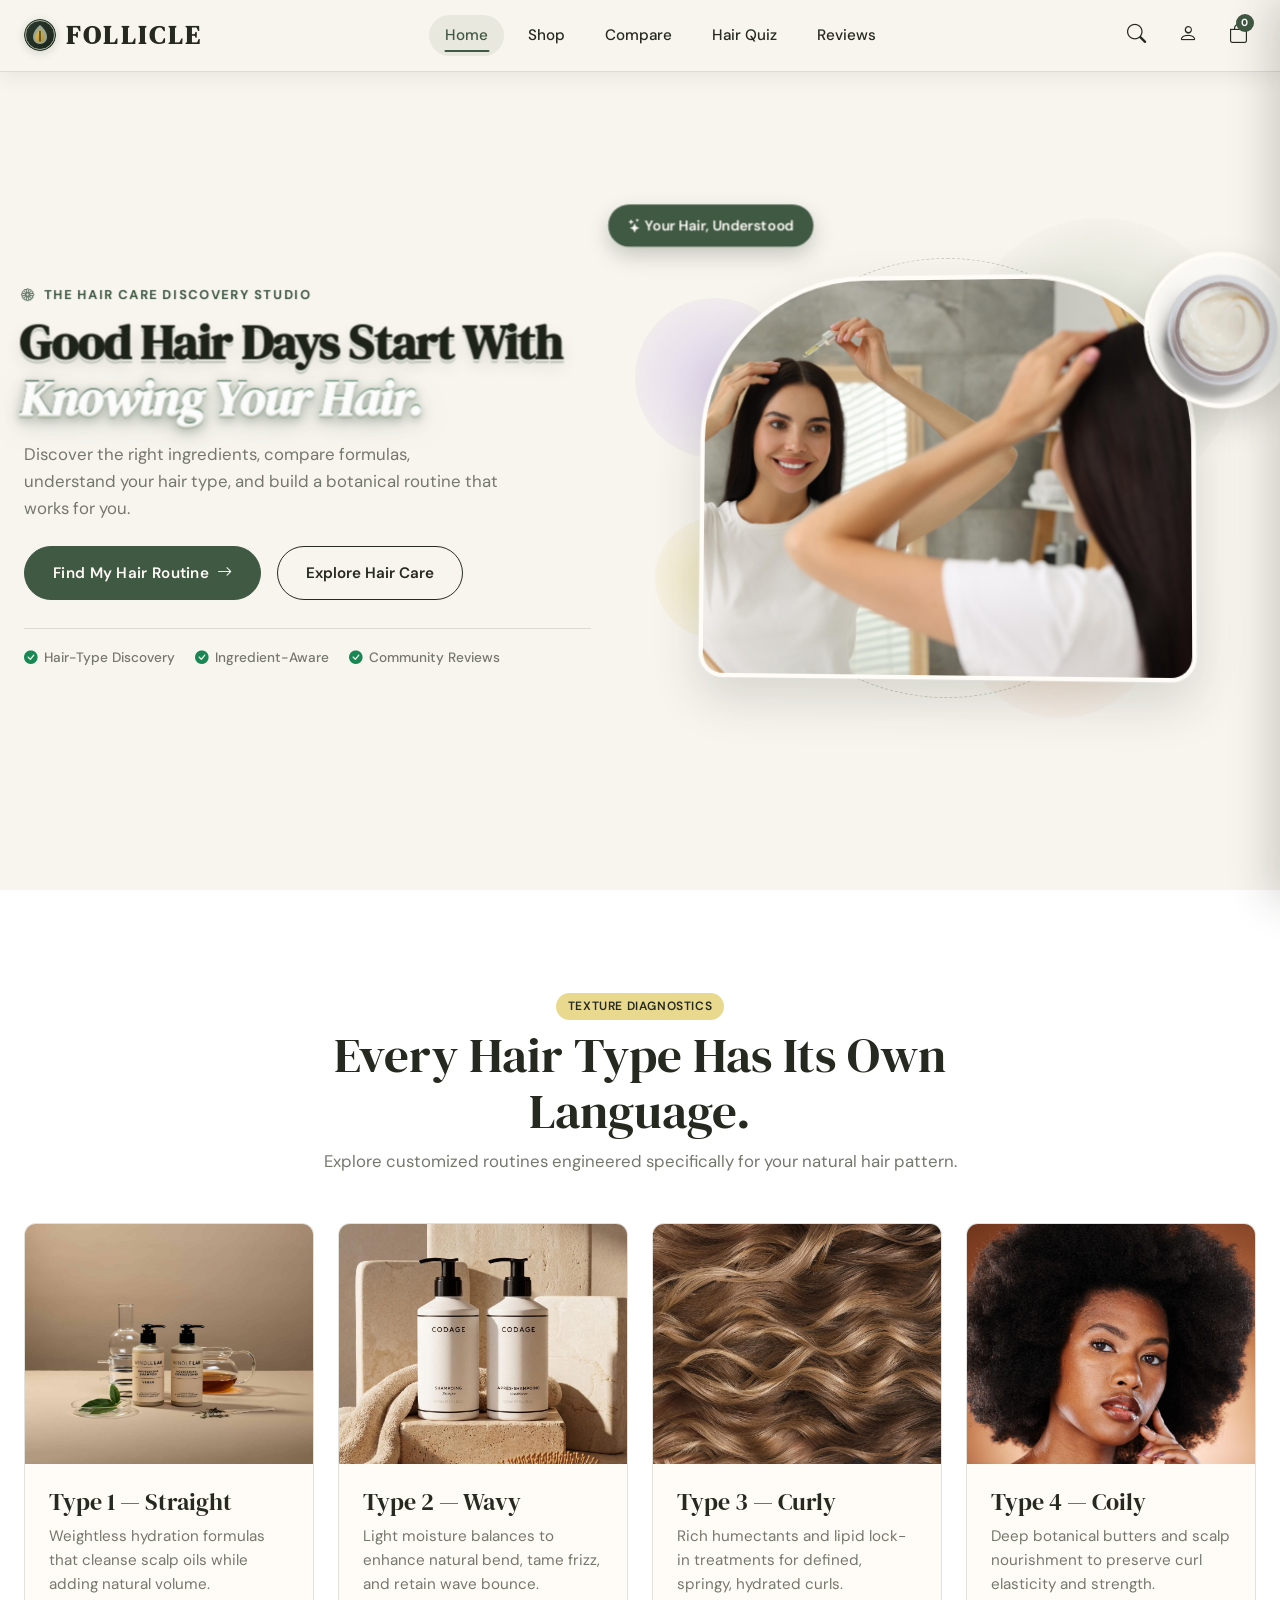
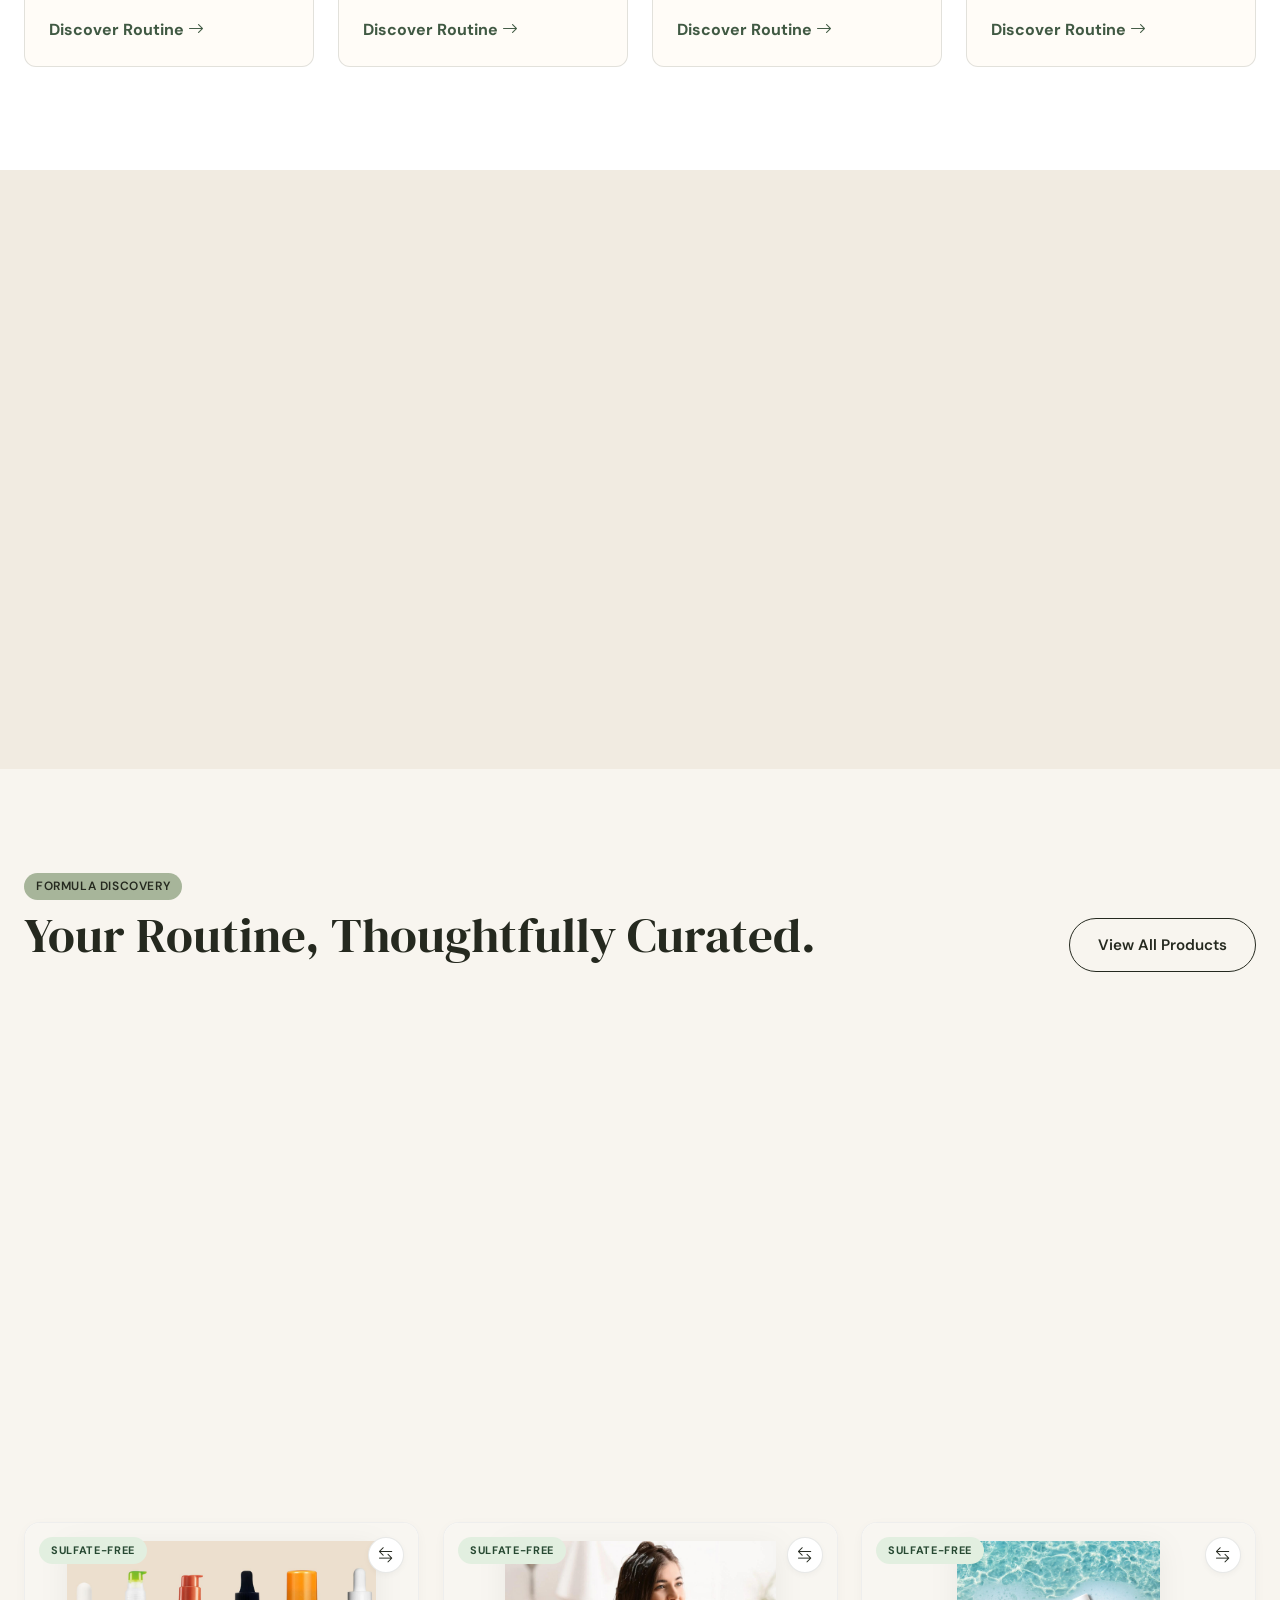
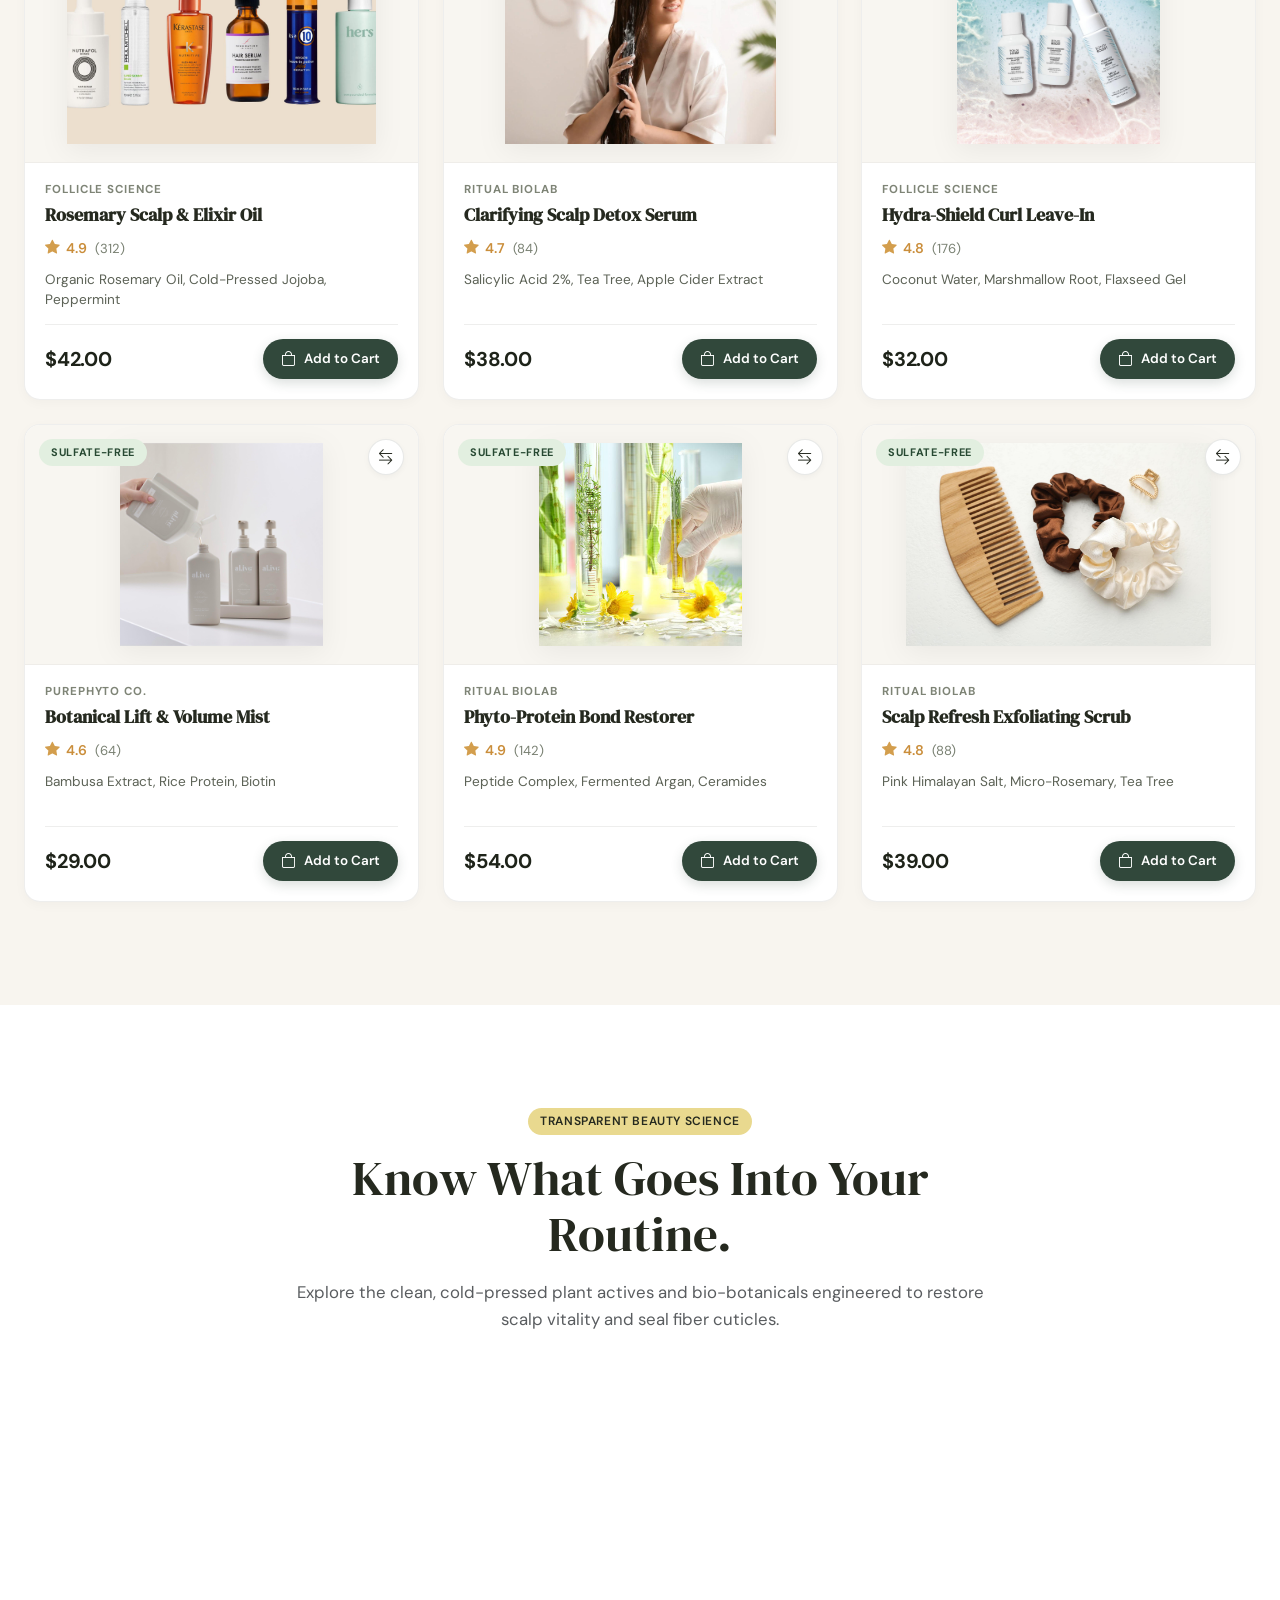
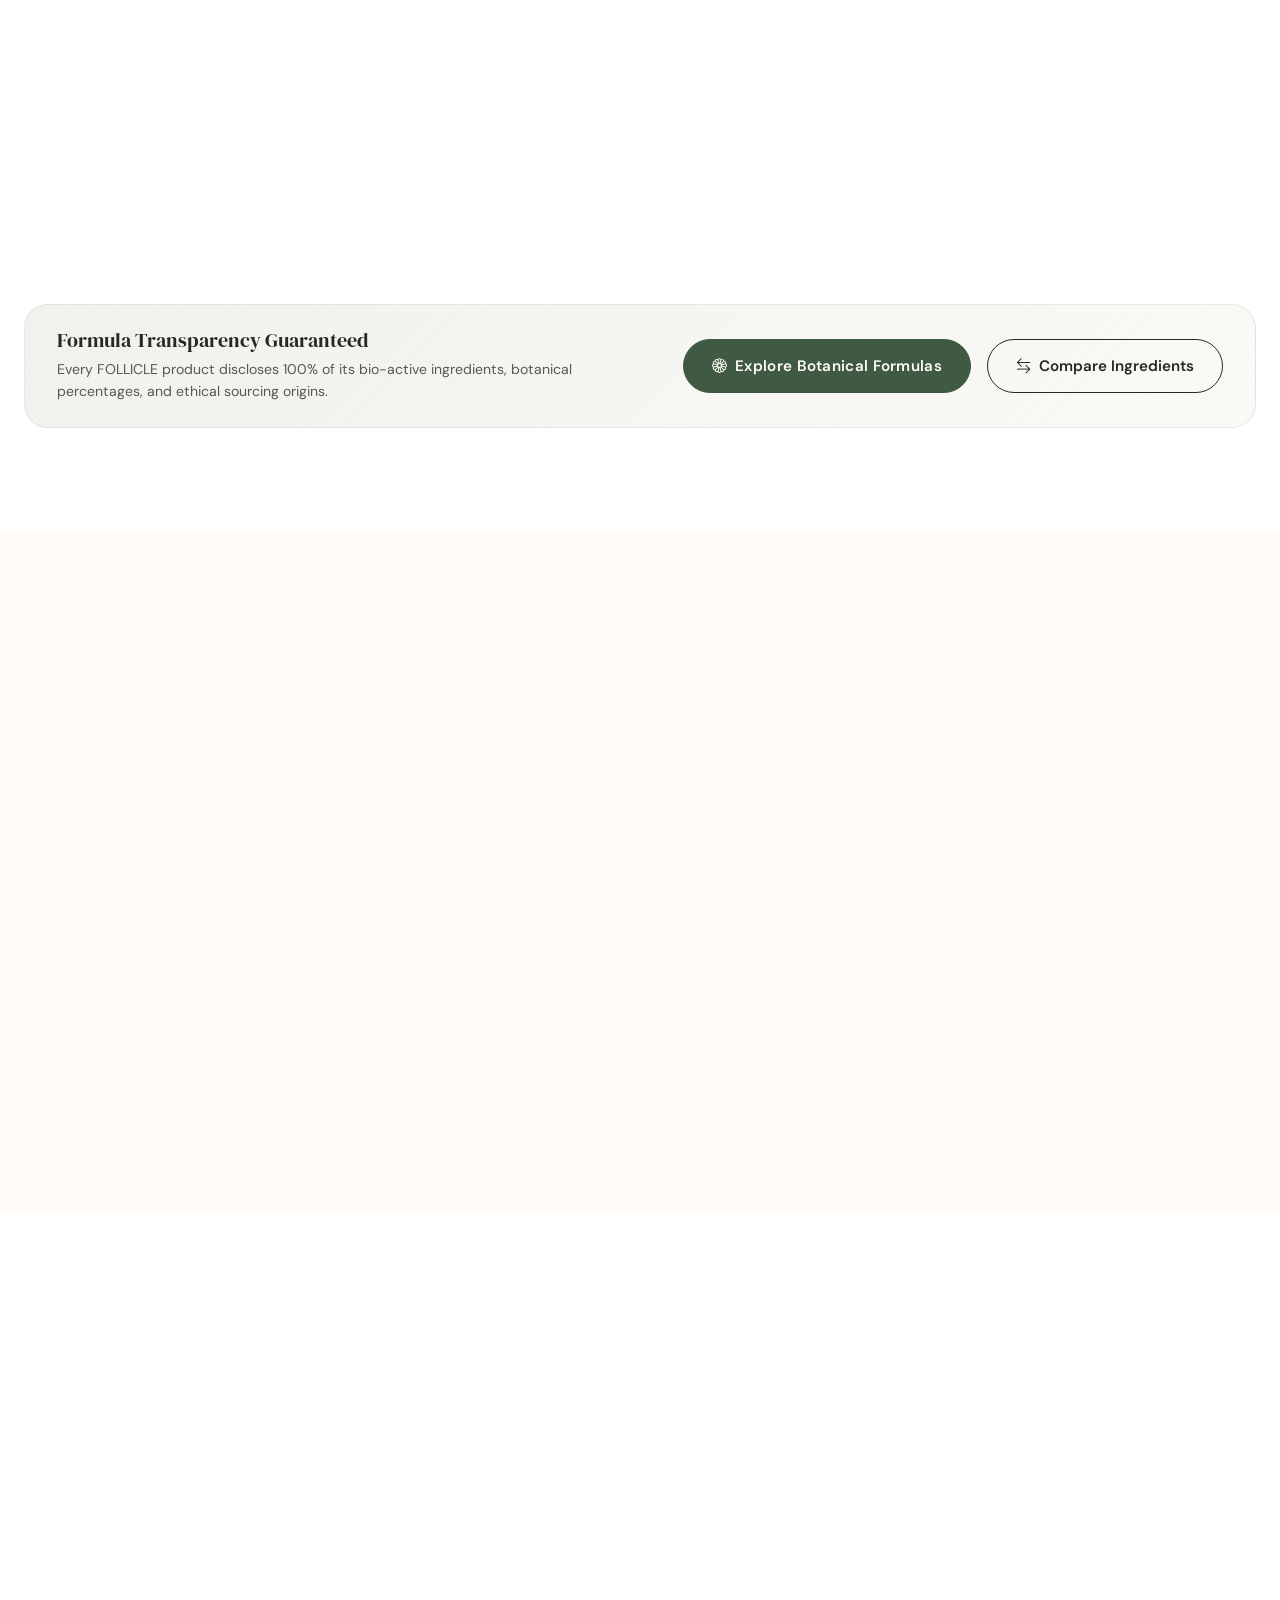
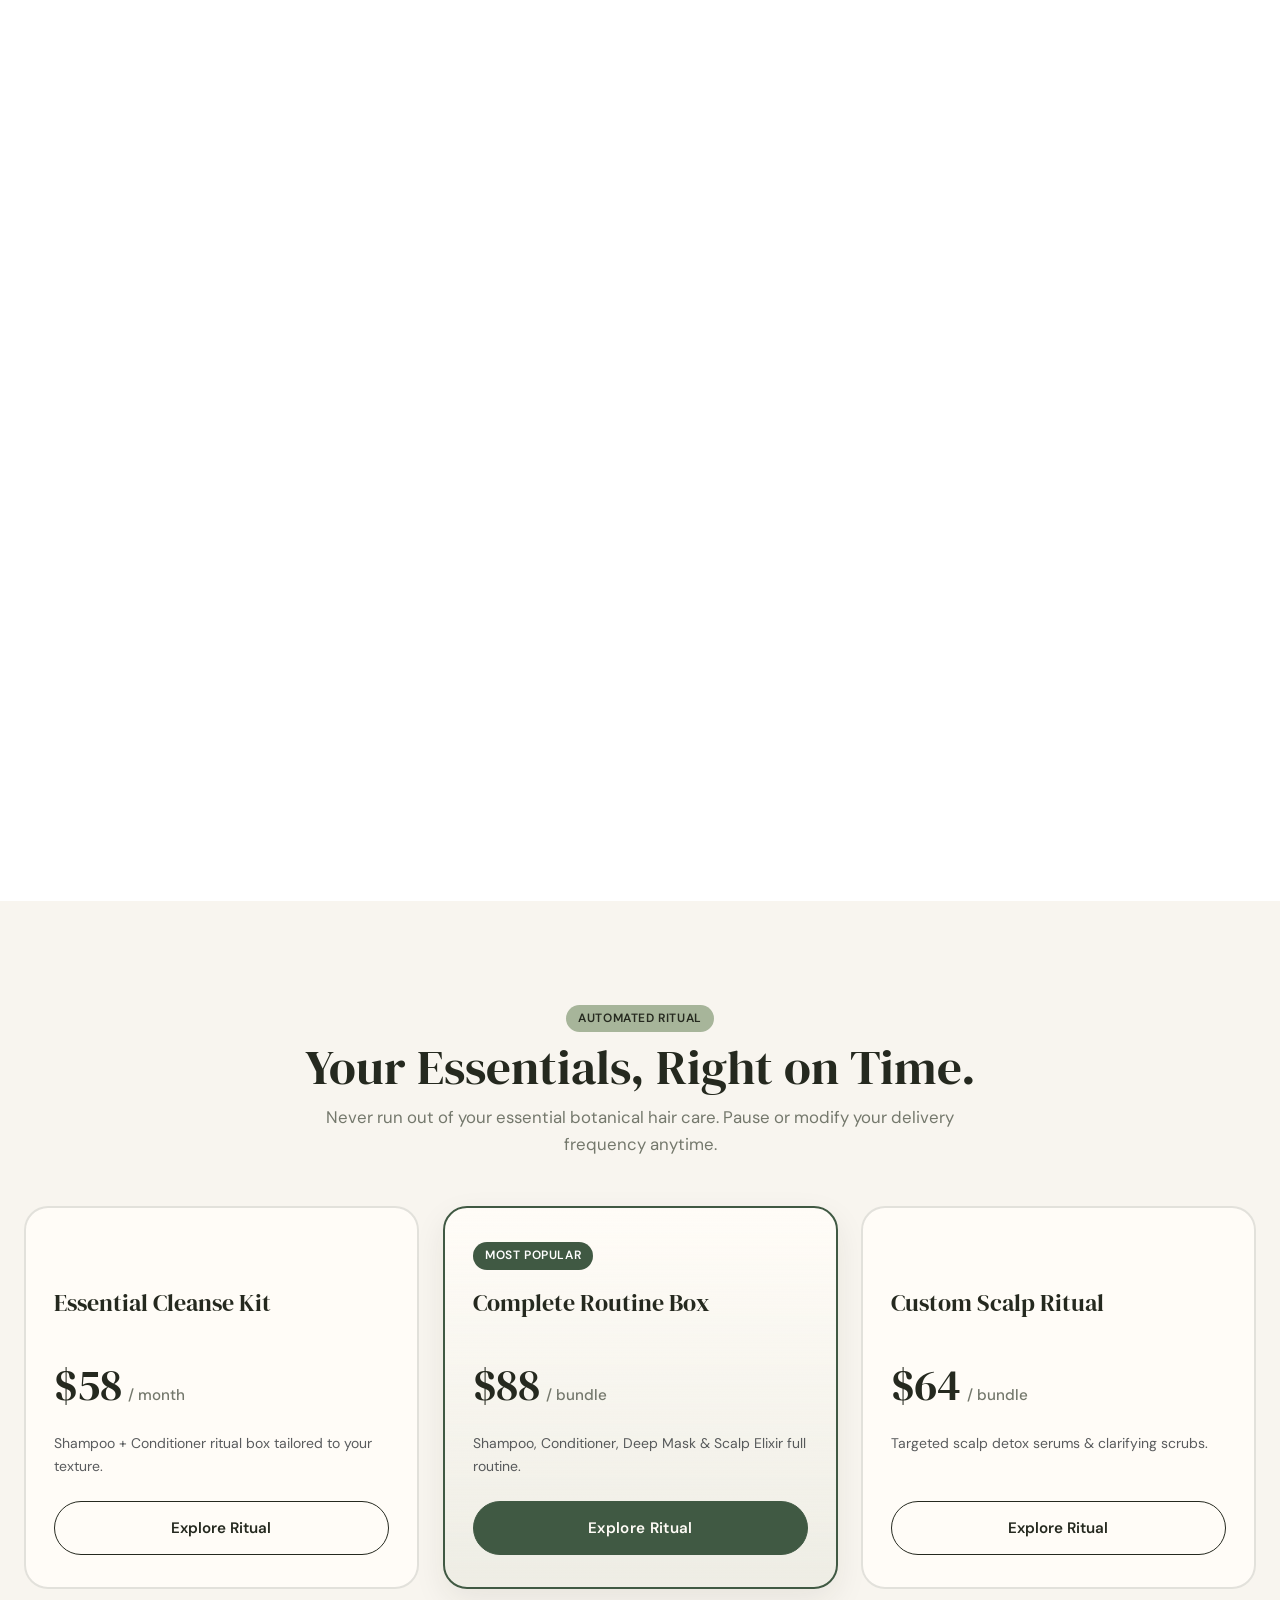
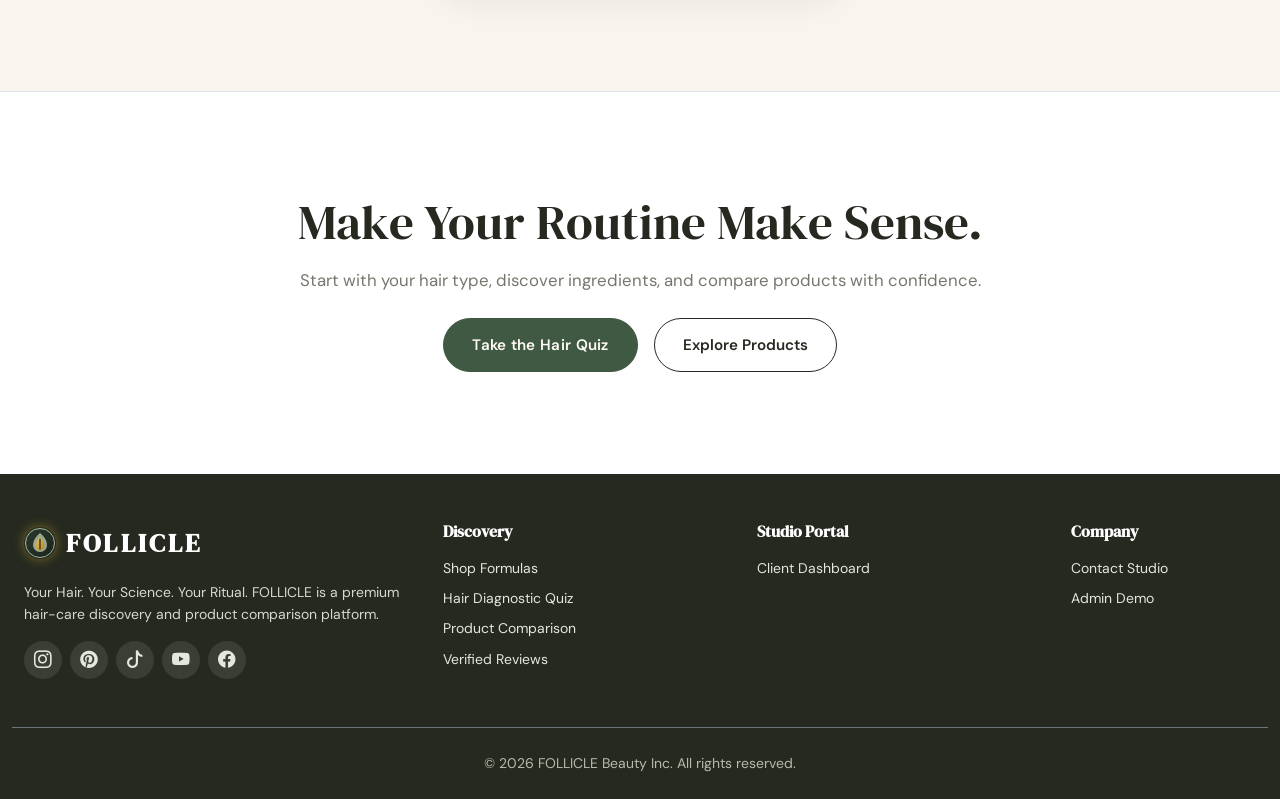
<file: index.html>
<!DOCTYPE html>
<html lang="en">
<head>
  <meta charset="UTF-8">
  <meta name="viewport" content="width=device-width, initial-scale=1.0">
  <link rel="icon" type="image/svg+xml" href="assets/images/favicon.svg">
  <title>FOLLICLE — Hair Care Comparison, Discovery & Review Platform</title>
  <meta name="description" content="Discover your hair type, compare formulas, explore sulfate-free botanical ingredients, and build your personalized hair ritual with FOLLICLE.">
  
  <!-- CDNs -->
  <link href="https://cdn.jsdelivr.net/npm/bootstrap@5.3.3/dist/css/bootstrap.min.css" rel="stylesheet">
  <link href="https://cdn.jsdelivr.net/npm/bootstrap-icons@1.11.3/font/bootstrap-icons.min.css" rel="stylesheet">
  <link href="https://fonts.googleapis.com/css2?family=DM+Sans:ital,opsz,wght@0,9..40,100..1000;1,9..40,100..1000&family=DM+Serif+Display:ital@0;1&display=swap" rel="stylesheet">
  
  <!-- Shared Style -->
  <link rel="stylesheet" href="assets/css/style.css">
</head>
<body>

          <!-- MOBILE MENU DRAWER -->
  <div class="mobile-nav-drawer" id="mobileNavDrawer">
    <div class="mobile-nav-header">
      <a href="index.html" class="navbar-brand-wrapper">
        <span class="brand-dot"></span> FOLLICLE
      </a>
      <button class="nav-icon-btn" id="mobileMenuClose"><i class="bi bi-x-lg"></i></button>
    </div>
    
    <div class="mobile-nav-links">
      <a href="index.html" class="active">Home</a>
      <a href="shop.html" class="">Shop</a>
      <a href="compare.html" class="">Compare</a>
      <a href="hair-quiz.html" class="">Hair Quiz</a>
      <a href="reviews.html" class="">Reviews</a>
    </div>

    <div class="mobile-nav-footer">
      <div class="d-flex align-items-center justify-content-center gap-4">
        <a href="shop.html" class="nav-icon-btn" title="Search"><i class="bi bi-search fs-5"></i></a>
        <a href="dashboard.html" class="nav-icon-btn" title="Dashboard Account"><i class="bi bi-person fs-5"></i></a>
        <a href="shop.html" class="nav-icon-btn position-relative" title="Cart">
          <i class="bi bi-bag fs-5"></i>
          <span class="cart-count-badge">0</span>
        </a>
      </div>
    </div>
  </div>

  <!-- STICKY NAVBAR -->
  <nav class="navbar-follicle">
    <div class="container-custom d-flex align-items-center justify-content-between">
      <a href="index.html" class="navbar-brand-wrapper">
        <span class="brand-dot"></span> FOLLICLE
      </a>
      
      <div class="d-none d-lg-flex align-items-center gap-2">
        <a href="index.html" class="nav-link-follicle active">Home</a>
        <a href="shop.html" class="nav-link-follicle">Shop</a>
        <a href="compare.html" class="nav-link-follicle">Compare</a>
        <a href="hair-quiz.html" class="nav-link-follicle">Hair Quiz</a>
        <a href="reviews.html" class="nav-link-follicle">Reviews</a>
      </div>

      <div class="d-flex align-items-center gap-3">
        <a href="shop.html" class="nav-icon-btn d-none d-sm-flex" title="Search"><i class="bi bi-search"></i></a>
        <a href="dashboard.html" class="nav-icon-btn d-none d-sm-flex" title="Account"><i class="bi bi-person"></i></a>
        <a href="shop.html" class="nav-icon-btn position-relative" title="Cart">
          <i class="bi bi-bag"></i>
          <span class="cart-count-badge">0</span>
        </a>
        <button class="nav-icon-btn d-lg-none ms-2" id="mobileMenuToggle">
          <i class="bi bi-list fs-3"></i>
        </button>
      </div>
    </div>
  </nav>

  

    

  <!-- 1. SIGNATURE BOTANICAL ORBIT HERO -->
  <section class="hero-section">
    <div class="container-custom">
      <div class="hero-grid">
        
        <!-- Left Content -->
        <div class="hero-text-content">
          <div class="hero-eyebrow">
            <i class="bi bi-flower1"></i> THE HAIR CARE DISCOVERY STUDIO
          </div>
          <h1 class="hero-title">
            Good Hair Days Start With <span class="highlight-green">Knowing Your Hair.</span>
          </h1>
          <p class="hero-description">
            Discover the right ingredients, compare formulas, understand your hair type, and build a botanical routine that works for you.
          </p>
          <div class="hero-cta-group">
            <a href="hair-quiz.html" class="btn-follicle-primary">
              Find My Hair Routine <i class="bi bi-arrow-right"></i>
            </a>
            <a href="shop.html" class="btn-follicle-secondary">
              Explore Hair Care
            </a>
          </div>
          <div class="credibility-row">
            <div class="credibility-item">
              <i class="bi bi-check-circle-fill text-success"></i> Hair-Type Discovery
            </div>
            <div class="credibility-item">
              <i class="bi bi-check-circle-fill text-success"></i> Ingredient-Aware
            </div>
            <div class="credibility-item">
              <i class="bi bi-check-circle-fill text-success"></i> Community Reviews
            </div>
          </div>
        </div>

        <!-- Right Visual & Botanical Orbit -->
        <div class="hero-visual-wrapper">
          <!-- Orbit Decorative Circles -->
          <div class="orbit-circle orbit-circle--sage"></div>
          <div class="orbit-circle orbit-circle--peach"></div>
          <div class="orbit-circle orbit-circle--lilac"></div>
          <div class="orbit-circle orbit-circle--butter"></div>
          <div class="orbit-circle orbit-circle--halo"></div>
          <div class="orbit-circle orbit-circle--dot"></div>

          <!-- Layered Product & Botanical Photos -->
          <div class="hero-main-img-card">
            <img src="assets/images/28.jpg" alt="FOLLICLE Botanical Hair Care Campaign">
          </div>

          <div class="hero-sub-img-circle">
            <img src="assets/images/14.jpg" alt="Botanical Silk Shampoo Formula">
          </div>

          <div class="hero-tag-badge">
            <i class="bi bi-stars"></i> Your Hair, Understood
          </div>

          
        </div>

      </div>
    </div>
  </section>

  <!-- 2. HAIR TYPE DISCOVERY SECTION -->
  <section class="section-padding bg-white">
    <div class="container-custom">
      <div class="text-center max-w-700 mx-auto mb-5">
        <span class="badge-tag badge-butter mb-2">TEXTURE DIAGNOSTICS</span>
        <h2>Every Hair Type Has Its Own Language.</h2>
        <p>Explore customized routines engineered specifically for your natural hair pattern.</p>
      </div>

      <div class="hair-type-grid">
        <div class="hair-type-card">
          <div class="hair-type-img-wrapper">
            <img src="assets/images/1.jpg" alt="Straight Hair Care">
          </div>
          <div class="hair-type-body">
            <h3 class="hair-type-title">Type 1 — Straight</h3>
            <p class="hair-type-desc">Weightless hydration formulas that cleanse scalp oils while adding natural volume.</p>
            <a href="shop.html?hairType=Straight" class="fw-bold">Discover Routine <i class="bi bi-arrow-right"></i></a>
          </div>
        </div>

        <div class="hair-type-card">
          <div class="hair-type-img-wrapper">
            <img src="assets/images/2.jpg" alt="Wavy Hair Care">
          </div>
          <div class="hair-type-body">
            <h3 class="hair-type-title">Type 2 — Wavy</h3>
            <p class="hair-type-desc">Light moisture balances to enhance natural bend, tame frizz, and retain wave bounce.</p>
            <a href="shop.html?hairType=Wavy" class="fw-bold">Discover Routine <i class="bi bi-arrow-right"></i></a>
          </div>
        </div>

        <div class="hair-type-card">
          <div class="hair-type-img-wrapper">
            <img src="assets/images/7.jpg" alt="Curly Hair Care">
          </div>
          <div class="hair-type-body">
            <h3 class="hair-type-title">Type 3 — Curly</h3>
            <p class="hair-type-desc">Rich humectants and lipid lock-in treatments for defined, springy, hydrated curls.</p>
            <a href="shop.html?hairType=Curly" class="fw-bold">Discover Routine <i class="bi bi-arrow-right"></i></a>
          </div>
        </div>

        <div class="hair-type-card">
          <div class="hair-type-img-wrapper">
            <img src="assets/images/9.jpg" alt="Coily Hair Care">
          </div>
          <div class="hair-type-body">
            <h3 class="hair-type-title">Type 4 — Coily</h3>
            <p class="hair-type-desc">Deep botanical butters and scalp nourishment to preserve curl elasticity and strength.</p>
            <a href="shop.html?hairType=Coily" class="fw-bold">Discover Routine <i class="bi bi-arrow-right"></i></a>
          </div>
        </div>
      </div>
    </div>
  </section>

  <!-- 3. HAIR QUIZ PROMO -->
  <section class="section-padding position-relative" style="background-color: #F1EBE1;">
    <div class="container-custom">
      <div class="row align-items-center g-5">
        <div class="col-lg-6">
          <div class="position-relative">
            <img src="assets/images/12.jpg" alt="Hair Assessment Quiz" class="img-fluid rounded-4 shadow-md">
            <div class="orbit-circle orbit-circle--lilac" style="top:-30px; left:-30px;"></div>
          </div>
        </div>
        <div class="col-lg-6">
          <span class="badge-tag badge-lilac mb-3">PERSONAL DIAGNOSTIC</span>
          <h2 class="mb-3">Let's Understand Your Hair.</h2>
          <p class="mb-4">
            Take our 2-minute diagnostic questionnaire to identify your scalp needs, moisture preferences, and ingredient sensitivities.
          </p>
          <a href="hair-quiz.html" class="btn-follicle-primary">
            Start Hair Quiz <i class="bi bi-magic"></i>
          </a>
        </div>
      </div>
    </div>
  </section>

  <!-- 4. PRODUCT DISCOVERY GRID -->
  <section class="section-padding">
    <div class="container-custom">
      <div class="d-flex justify-content-between align-items-end mb-5 flex-wrap gap-3">
        <div>
          <span class="badge-tag badge-sage mb-2">FORMULA DISCOVERY</span>
          <h2>Your Routine, Thoughtfully Curated.</h2>
        </div>
        <a href="shop.html" class="btn-follicle-secondary">View All Products</a>
      </div>

      <div class="product-grid" id="productCatalogGrid">
        <!-- Rendered via main.js -->
      </div>
    </div>
  </section>

  <!-- 5. INGREDIENT SPOTLIGHT -->
  <section class="section-padding bg-white" id="ingredientSpotlightSection">
    <div class="container-custom">
      <div class="text-center max-w-700 mx-auto mb-5">
        <span class="badge-tag badge-butter mb-3">TRANSPARENT BEAUTY SCIENCE</span>
        <h2 class="mb-3">Know What Goes Into Your Routine.</h2>
        <p class="text-muted">Explore the clean, cold-pressed plant actives and bio-botanicals engineered to restore scalp vitality and seal fiber cuticles.</p>
      </div>

      <div class="ingredient-grid" id="ingredientsGrid">
        <!-- Card 1: Rosemary Oil -->
        <div class="ingredient-card">
          <div class="ingredient-card-top">
            <span class="badge-tag badge-sage">SCALP &amp; ROOT TONIC</span>
            <span class="ingredient-origin-pill"><i class="bi bi-geo-alt"></i> Mediterranean</span>
          </div>
          <div class="ingredient-img-circle">
            <img src="assets/images/22.jpg" alt="Organic Rosemary Extract &amp; Scalp Oil">
          </div>
          <h3 class="ingredient-name">Organic Rosemary Oil</h3>
          <span class="ingredient-latin">Rosmarinus Officinalis</span>
          <p class="ingredient-desc">Stimulates micro-circulation around follicles, strengthens the hair bulb anchor, and rebalances scalp sebum without stripping.</p>
          <div class="ingredient-pills">
            <span class="ingredient-pill"><i class="bi bi-activity"></i> Circulation</span>
            <span class="ingredient-pill"><i class="bi bi-shield-check"></i> Root Strength</span>
          </div>
          <div class="ingredient-footer">
            <span class="found-count"><i class="bi bi-stars text-warning"></i> 3 Formulas</span>
            <a href="shop.html?search=Rosemary">Explore <i class="bi bi-arrow-right"></i></a>
          </div>
        </div>

        <!-- Card 2: Argan Oil -->
        <div class="ingredient-card">
          <div class="ingredient-card-top">
            <span class="badge-tag badge-butter">LIPID CUTICLE SEAL</span>
            <span class="ingredient-origin-pill"><i class="bi bi-geo-alt"></i> Morocco</span>
          </div>
          <div class="ingredient-img-circle">
            <img src="assets/images/24.jpg" alt="Cold-Pressed Moroccan Argan Oil">
          </div>
          <h3 class="ingredient-name">Cold-Pressed Argan Oil</h3>
          <span class="ingredient-latin">Argania Spinosa Kernel</span>
          <p class="ingredient-desc">Rich in Vitamin E and essential fatty acids to fill microscopic cuticle fissures, smooth wave patterns, and deliver luminous glass shine.</p>
          <div class="ingredient-pills">
            <span class="ingredient-pill"><i class="bi bi-droplet-half"></i> Cuticle Seal</span>
            <span class="ingredient-pill"><i class="bi bi-sun"></i> Heat Guard</span>
          </div>
          <div class="ingredient-footer">
            <span class="found-count"><i class="bi bi-stars text-warning"></i> 4 Formulas</span>
            <a href="shop.html?search=Argan">Explore <i class="bi bi-arrow-right"></i></a>
          </div>
        </div>

        <!-- Card 3: Aloe Vera -->
        <div class="ingredient-card">
          <div class="ingredient-card-top">
            <span class="badge-tag badge-peach">WEIGHTLESS HYDRATION</span>
            <span class="ingredient-origin-pill"><i class="bi bi-geo-alt"></i> Tropical Bio-Farms</span>
          </div>
          <div class="ingredient-img-circle">
            <img src="assets/images/25.jpg" alt="Bio-Active Aloe Vera Concentrate">
          </div>
          <h3 class="ingredient-name">Bio-Active Aloe Vera</h3>
          <span class="ingredient-latin">Aloe Barbadensis Leaf</span>
          <p class="ingredient-desc">Enzyme-rich humectant that mirrors natural scalp moisture, calming sensitive irritation while providing weightless, bouncy hydration.</p>
          <div class="ingredient-pills">
            <span class="ingredient-pill"><i class="bi bi-droplet"></i> Pure Moisture</span>
            <span class="ingredient-pill"><i class="bi bi-heart-pulse"></i> pH Balance</span>
          </div>
          <div class="ingredient-footer">
            <span class="found-count"><i class="bi bi-stars text-warning"></i> 3 Formulas</span>
            <a href="shop.html?search=Aloe">Explore <i class="bi bi-arrow-right"></i></a>
          </div>
        </div>

        <!-- Card 4: Virgin Coconut Lipids -->
        <div class="ingredient-card">
          <div class="ingredient-card-top">
            <span class="badge-tag badge-lilac">CURL MEMORY &amp; DEFENSE</span>
            <span class="ingredient-origin-pill"><i class="bi bi-geo-alt"></i> Sustainable Island Crops</span>
          </div>
          <div class="ingredient-img-circle">
            <img src="assets/images/23.jpg" alt="Virgin Coconut Lipids">
          </div>
          <h3 class="ingredient-name">Virgin Coconut Lipids</h3>
          <span class="ingredient-latin">Cocos Nucifera Lipids</span>
          <p class="ingredient-desc">Penetrates the inner hair shaft to minimize protein loss, prevent weather-induced frizz, and protect natural curl definition all day.</p>
          <div class="ingredient-pills">
            <span class="ingredient-pill"><i class="bi bi-slash-circle"></i> Anti-Frizz</span>
            <span class="ingredient-pill"><i class="bi bi-arrow-repeat"></i> Elasticity</span>
          </div>
          <div class="ingredient-footer">
            <span class="found-count"><i class="bi bi-stars text-warning"></i> 3 Formulas</span>
            <a href="shop.html?search=Coconut">Explore <i class="bi bi-arrow-right"></i></a>
          </div>
        </div>
      </div>

      <!-- Ingredient Spotlight Interactive Banner -->
      <div class="ingredient-section-banner">
        <div class="banner-text">
          <h4>Formula Transparency Guaranteed</h4>
          <p>Every FOLLICLE product discloses 100% of its bio-active ingredients, botanical percentages, and ethical sourcing origins.</p>
        </div>
        <div class="d-flex align-items-center gap-3 flex-wrap">
          <a href="shop.html" class="btn-follicle-primary"><i class="bi bi-flower1"></i> Explore Botanical Formulas</a>
          <a href="compare.html" class="btn-follicle-secondary"><i class="bi bi-arrow-left-right"></i> Compare Ingredients</a>
        </div>
      </div>
    </div>
  </section>

  <!-- 6. PRODUCT COMPARISON PREVIEW -->
  <section class="section-padding" style="background-color: var(--color-paper);">
    <div class="container-custom">
      <div class="row align-items-center g-5">
        <div class="col-lg-5">
          <span class="badge-tag badge-peach mb-2">COMPARISON MATRIX</span>
          <h2>Two Formulas. One Better-Informed Choice.</h2>
          <p>
            Side-by-side ingredient breakdowns, sulfate-free verifications, and hair type suitability scores to help you choose with confidence.
          </p>
          <a href="compare.html" class="btn-follicle-primary mt-3">
            Open Product Matrix <i class="bi bi-arrow-left-right"></i>
          </a>
        </div>

        <div class="col-lg-7">
          <div class="row g-3">
            <div class="col-md-6">
              <div class="product-card">
                <div class="product-img-container">
                  <div class="product-badges">
                    <span class="badge-tag badge-sulfate-free">SULFATE-FREE</span>
                  </div>
                  <div class="product-actions-floating">
                    <button class="btn-compare-icon" title="Compare Formula" onclick="toggleCompareProduct('prod-1', this)">
                      <i class="bi bi-arrow-left-right"></i>
                    </button>
                  </div>
                  <a href="shop.html" class="d-flex align-items-center justify-content-center h-100 w-100 text-decoration-none">
                    <img src="assets/images/14.jpg" alt="Botanical Silk Shampoo">
                  </a>
                </div>
                <div class="product-card-body">
                  <div class="product-brand">FOLLICLE Science</div>
                  <h3 class="product-title"><a href="shop.html">Botanical Silk Shampoo</a></h3>
                  <div class="product-rating">
                    <i class="bi bi-star-fill star-icon"></i>
                    <span class="rating-score">4.9</span>
                    <span class="rating-count">(128)</span>
                  </div>
                  <div class="product-ingredients-snippet">Rosemary Extract, Silk Amino Acids, Plant Squalane</div>
                  <div class="product-card-divider"></div>
                  <div class="product-card-footer">
                    <span class="product-price">$34.00</span>
                    <button class="btn-add-cart-pill" onclick="addToCart('prod-1', this)">
                      <i class="bi bi-bag"></i> Add to Cart
                    </button>
                  </div>
                </div>
              </div>
            </div>

            <div class="col-md-6">
              <div class="product-card">
                <div class="product-img-container">
                  <div class="product-badges">
                    <span class="badge-tag badge-sulfate-free">SULFATE-FREE</span>
                  </div>
                  <div class="product-actions-floating">
                    <button class="btn-compare-icon" title="Compare Formula" onclick="toggleCompareProduct('prod-2', this)">
                      <i class="bi bi-arrow-left-right"></i>
                    </button>
                  </div>
                  <a href="shop.html" class="d-flex align-items-center justify-content-center h-100 w-100 text-decoration-none">
                    <img src="assets/images/15.jpg" alt="Nourishing Lipid Conditioner">
                  </a>
                </div>
                <div class="product-card-body">
                  <div class="product-brand">FOLLICLE Science</div>
                  <h3 class="product-title"><a href="shop.html">Nourishing Lipid Conditioner</a></h3>
                  <div class="product-rating">
                    <i class="bi bi-star-fill star-icon"></i>
                    <span class="rating-score">4.8</span>
                    <span class="rating-count">(95)</span>
                  </div>
                  <div class="product-ingredients-snippet">Argan Oil, Shea Lipids, Hydrolyzed Wheat Protein</div>
                  <div class="product-card-divider"></div>
                  <div class="product-card-footer">
                    <span class="product-price">$36.00</span>
                    <button class="btn-add-cart-pill" onclick="addToCart('prod-2', this)">
                      <i class="bi bi-bag"></i> Add to Cart
                    </button>
                  </div>
                </div>
              </div>
            </div>
          </div>
        </div>
      </div>
    </div>
  </section>

  <!-- 7. CUSTOMER REVIEW GALLERY -->
  <section class="section-padding bg-white">
    <div class="container-custom">
      <div class="text-center mb-5">
        <span class="badge-tag badge-lilac mb-2">VERIFIED STYLE RESULTS</span>
        <h2>Real Routines. Personal Results.</h2>
        <p>See how our community uses FOLLICLE to transform their hair journey.</p>
      </div>

      <div class="row g-4" id="reviewsGrid">
        <!-- Rendered via main.js -->
      </div>
    </div>
  </section>

  <!-- 8. SUBSCRIPTION FEATURE -->
  <section class="section-padding" style="background-color: var(--color-cream);">
    <div class="container-custom">
      <div class="text-center max-w-700 mx-auto mb-5">
        <span class="badge-tag badge-sage mb-2">AUTOMATED RITUAL</span>
        <h2>Your Essentials, Right on Time.</h2>
        <p>Never run out of your essential botanical hair care. Pause or modify your delivery frequency anytime.</p>
      </div>

      <div class="row g-4 align-items-stretch">
        <div class="col-md-4 d-flex">
          <div class="subscription-card">
            <div class="subscription-badge-wrapper"></div>
            <h4>Essential Cleanse Kit</h4>
            <div class="subscription-price">$58 <small>/ month</small></div>
            <p class="small text-muted mb-4">Shampoo + Conditioner ritual box tailored to your texture.</p>
            <a href="shop.html" class="btn-follicle-secondary w-100 mt-auto">Explore Ritual</a>
          </div>
        </div>

        <div class="col-md-4 d-flex">
          <div class="subscription-card popular">
            <div class="subscription-badge-wrapper">
              <span class="badge-tag badge-forest text-white">MOST POPULAR</span>
            </div>
            <h4>Complete Routine Box</h4>
            <div class="subscription-price">$88 <small>/ bundle</small></div>
            <p class="small text-muted mb-4">Shampoo, Conditioner, Deep Mask & Scalp Elixir full routine.</p>
            <a href="shop.html" class="btn-follicle-primary w-100 mt-auto">Explore Ritual</a>
          </div>
        </div>

        <div class="col-md-4 d-flex">
          <div class="subscription-card">
            <div class="subscription-badge-wrapper"></div>
            <h4>Custom Scalp Ritual</h4>
            <div class="subscription-price">$64 <small>/ bundle</small></div>
            <p class="small text-muted mb-4">Targeted scalp detox serums & clarifying scrubs.</p>
            <a href="shop.html" class="btn-follicle-secondary w-100 mt-auto">Explore Ritual</a>
          </div>
        </div>
      </div>
    </div>
  </section>

  <!-- 9. FINAL CTA -->
  <section class="section-padding bg-white border-top">
    <div class="container-custom text-center max-w-700 mx-auto">
      <h2 class="mb-3">Make Your Routine Make Sense.</h2>
      <p class="mb-4">Start with your hair type, discover ingredients, and compare products with confidence.</p>
      <div class="d-flex justify-content-center gap-3 flex-wrap">
        <a href="hair-quiz.html" class="btn-follicle-primary">Take the Hair Quiz</a>
        <a href="shop.html" class="btn-follicle-secondary">Explore Products</a>
      </div>
    </div>
  </section>

  <!-- FOOTER -->
  <footer class="pt-5 pb-4" style="background-color: var(--color-ink); color: var(--color-cream);">
    <div class="container-custom">
      <div class="row g-4 pb-5 border-bottom border-secondary">
        <div class="col-lg-4">
          <a href="index.html" class="navbar-brand-wrapper text-white mb-3">
            <span class="brand-dot"></span> FOLLICLE
          </a>
          <p class="small mb-3" style="color: #D5DACF; line-height: 1.6;">Your Hair. Your Science. Your Ritual. FOLLICLE is a premium hair-care discovery and product comparison platform.</p>
          <div class="d-flex align-items-center gap-2">
            <a href="#" class="social-icon-btn" title="Instagram"><i class="bi bi-instagram"></i></a>
            <a href="#" class="social-icon-btn" title="Pinterest"><i class="bi bi-pinterest"></i></a>
            <a href="#" class="social-icon-btn" title="TikTok"><i class="bi bi-tiktok"></i></a>
            <a href="#" class="social-icon-btn" title="YouTube"><i class="bi bi-youtube"></i></a>
            <a href="#" class="social-icon-btn" title="Facebook"><i class="bi bi-facebook"></i></a>
          </div>
        </div>
        <div class="col-6 col-lg-3">
          <h6 class="text-white mb-3 fw-bold">Discovery</h6>
          <ul class="list-unstyled small d-flex flex-column gap-2 mb-0">
            <li><a href="shop.html" class="footer-link">Shop Formulas</a></li>
            <li><a href="hair-quiz.html" class="footer-link">Hair Diagnostic Quiz</a></li>
            <li><a href="compare.html" class="footer-link">Product Comparison</a></li>
            <li><a href="reviews.html" class="footer-link">Verified Reviews</a></li>
          </ul>
        </div>
        <div class="col-6 col-lg-3">
          <h6 class="text-white mb-3 fw-bold">Studio Portal</h6>
          <ul class="list-unstyled small d-flex flex-column gap-2 mb-0">
            <li><a href="dashboard.html" class="footer-link">Client Dashboard</a></li>
          </ul>
        </div>
        <div class="col-6 col-lg-2">
          <h6 class="text-white mb-3 fw-bold">Company</h6>
          <ul class="list-unstyled small d-flex flex-column gap-2 mb-0">
            <li><a href="contact.html" class="footer-link">Contact Studio</a></li>
            <li><a href="admin.html" class="footer-link">Admin Demo</a></li>
          </ul>
        </div>
      </div>
      <div class="pt-4 text-center small" style="color: #B5BCAE;">
        &copy; 2026 FOLLICLE Beauty Inc. All rights reserved.
      </div>
    </div>
  </footer>

  <!-- JS -->
  <script src="https://cdn.jsdelivr.net/npm/bootstrap@5.3.3/dist/js/bootstrap.bundle.min.js"></script>
  <script src="assets/js/main.js"></script>
</body>
</html>
</file>
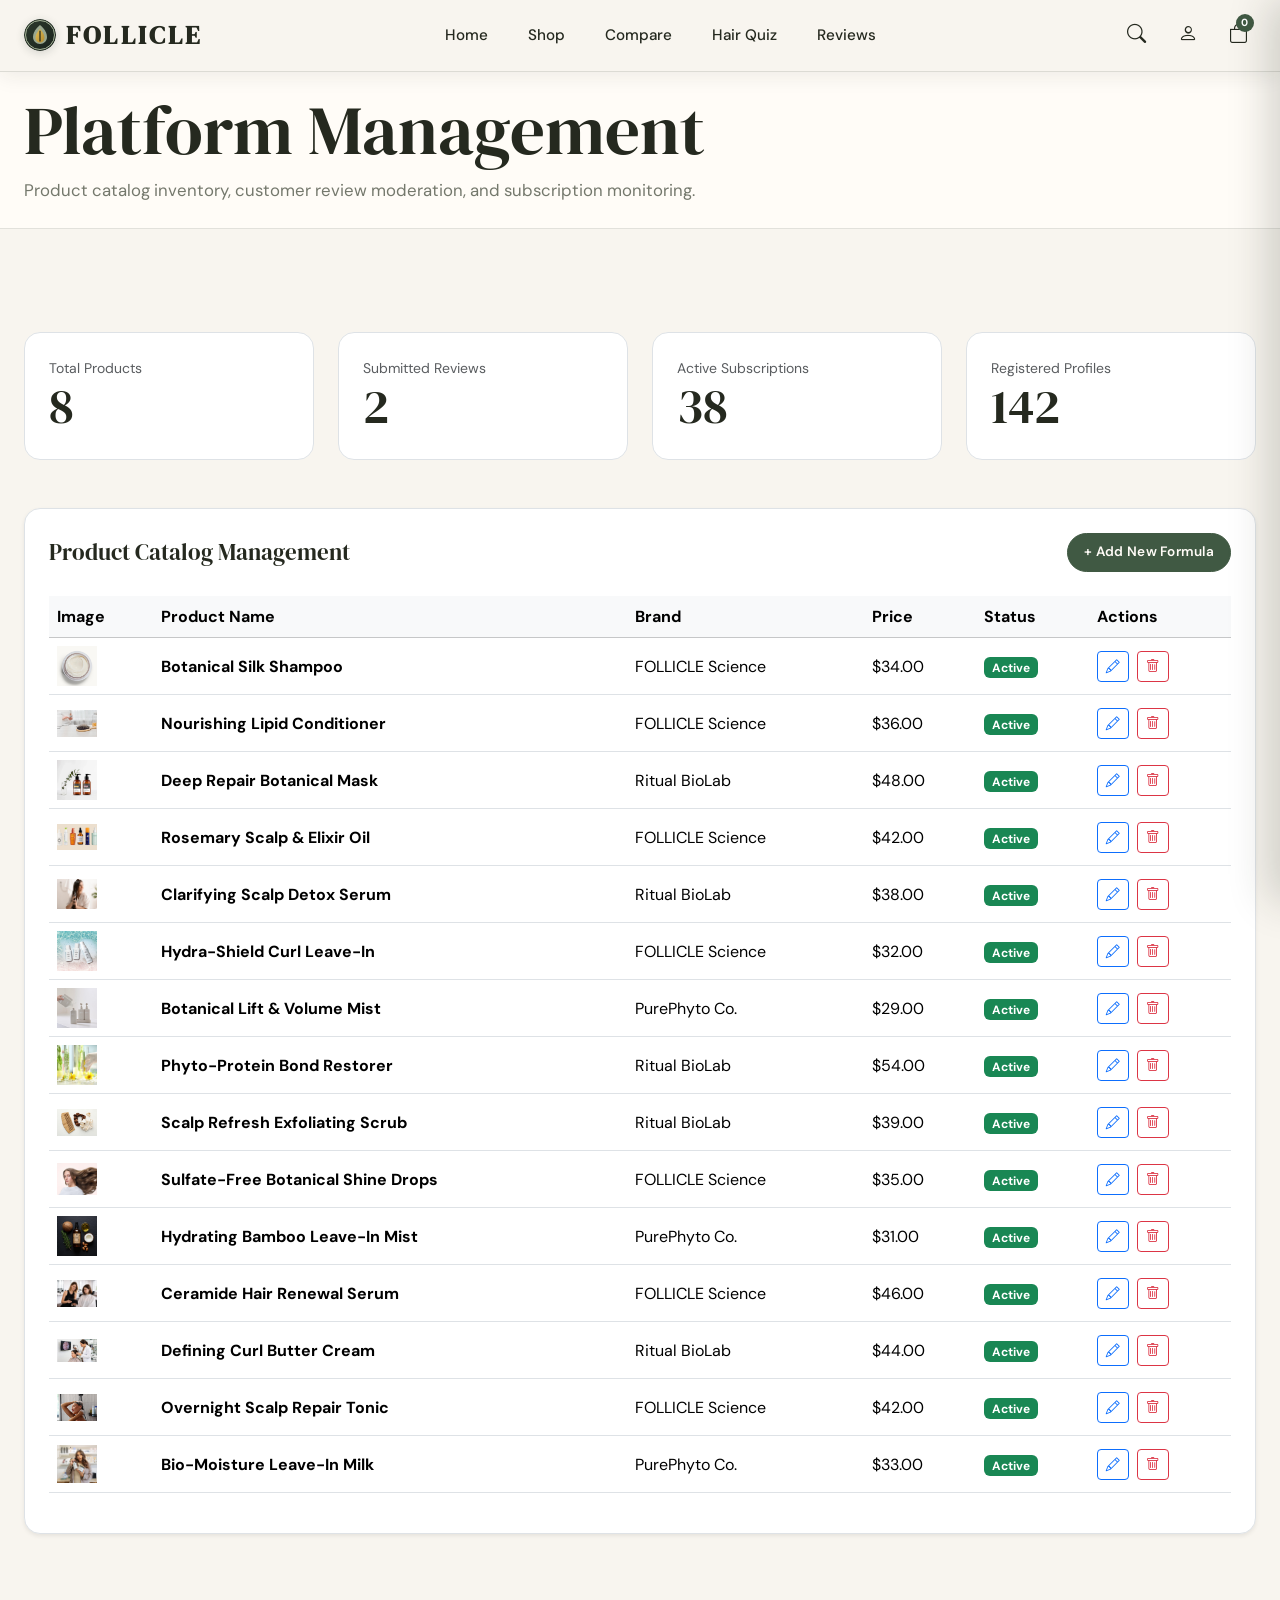
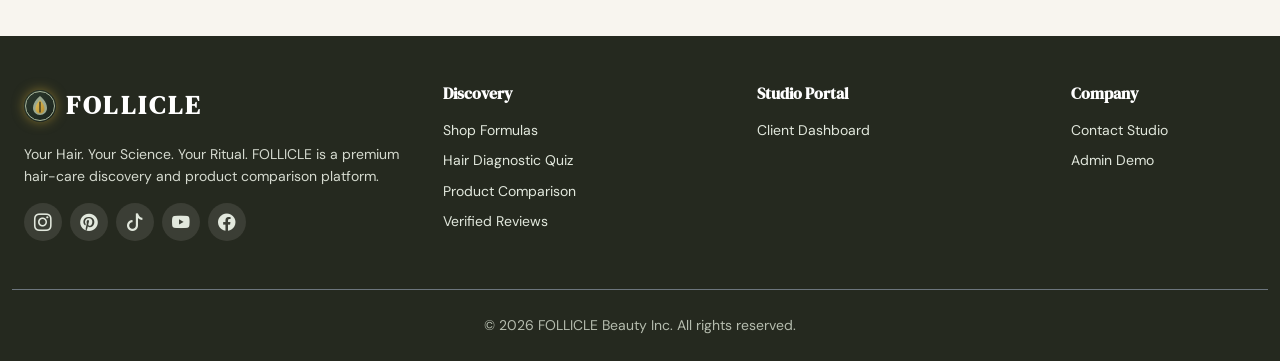
<file: admin.html>
<!DOCTYPE html>
<html lang="en">
<head>
  <meta charset="UTF-8">
  <meta name="viewport" content="width=device-width, initial-scale=1.0">
  <link rel="icon" type="image/svg+xml" href="assets/images/favicon.svg">
  <title>Admin Dashboard — FOLLICLE Studio</title>
  <link href="https://cdn.jsdelivr.net/npm/bootstrap@5.3.3/dist/css/bootstrap.min.css" rel="stylesheet">
  <link href="https://cdn.jsdelivr.net/npm/bootstrap-icons@1.11.3/font/bootstrap-icons.min.css" rel="stylesheet">
  <link href="https://fonts.googleapis.com/css2?family=DM+Sans:ital,opsz,wght@0,9..40,100..1000;1,9..40,100..1000&family=DM+Serif+Display:ital@0;1&display=swap" rel="stylesheet">
  <link rel="stylesheet" href="assets/css/style.css">
</head>
<body>

          <!-- MOBILE MENU DRAWER -->
  <div class="mobile-nav-drawer" id="mobileNavDrawer">
    <div class="mobile-nav-header">
      <a href="index.html" class="navbar-brand-wrapper">
        <span class="brand-dot"></span> FOLLICLE
      </a>
      <button class="nav-icon-btn" id="mobileMenuClose"><i class="bi bi-x-lg"></i></button>
    </div>
    
    <div class="mobile-nav-links">
      <a href="index.html" class="">Home</a>
      <a href="shop.html" class="">Shop</a>
      <a href="compare.html" class="">Compare</a>
      <a href="hair-quiz.html" class="">Hair Quiz</a>
      <a href="reviews.html" class="">Reviews</a>
    </div>

    <div class="mobile-nav-footer">
      <div class="d-flex align-items-center justify-content-center gap-4">
        <a href="shop.html" class="nav-icon-btn" title="Search"><i class="bi bi-search fs-5"></i></a>
        <a href="dashboard.html" class="nav-icon-btn" title="Dashboard Account"><i class="bi bi-person fs-5"></i></a>
        <a href="shop.html" class="nav-icon-btn position-relative" title="Cart">
          <i class="bi bi-bag fs-5"></i>
          <span class="cart-count-badge">0</span>
        </a>
      </div>
    </div>
  </div>

  <!-- STICKY NAVBAR -->
  <nav class="navbar-follicle">
    <div class="container-custom d-flex align-items-center justify-content-between">
      <a href="index.html" class="navbar-brand-wrapper">
        <span class="brand-dot"></span> FOLLICLE
      </a>
      
      <div class="d-none d-lg-flex align-items-center gap-2">
        <a href="index.html" class="nav-link-follicle">Home</a>
        <a href="shop.html" class="nav-link-follicle">Shop</a>
        <a href="compare.html" class="nav-link-follicle">Compare</a>
        <a href="hair-quiz.html" class="nav-link-follicle">Hair Quiz</a>
        <a href="reviews.html" class="nav-link-follicle">Reviews</a>
      </div>

      <div class="d-flex align-items-center gap-3">
        <a href="shop.html" class="nav-icon-btn d-none d-sm-flex" title="Search"><i class="bi bi-search"></i></a>
        <a href="dashboard.html" class="nav-icon-btn d-none d-sm-flex" title="Account"><i class="bi bi-person"></i></a>
        <a href="shop.html" class="nav-icon-btn position-relative" title="Cart">
          <i class="bi bi-bag"></i>
          <span class="cart-count-badge">0</span>
        </a>
        <button class="nav-icon-btn d-lg-none ms-2" id="mobileMenuToggle">
          <i class="bi bi-list fs-3"></i>
        </button>
      </div>
    </div>
  </nav>

  

    

  <section class="py-4" style="background-color: var(--color-paper); border-bottom: 1px solid var(--color-border);">
    <div class="container-custom">
      <h1>Platform Management</h1>
      <p class="mb-0">Product catalog inventory, customer review moderation, and subscription monitoring.</p>
    </div>
  </section>

  <section class="section-padding">
    <div class="container-custom">
      
      <!-- Metrics Overview -->
      <div class="row g-4 mb-5">
        <div class="col-md-3">
          <div class="p-4 bg-white rounded-4 border">
            <div class="text-muted small">Total Products</div>
            <h2 class="text-forest mb-0">8</h2>
          </div>
        </div>
        <div class="col-md-3">
          <div class="p-4 bg-white rounded-4 border">
            <div class="text-muted small">Submitted Reviews</div>
            <h2 class="text-forest mb-0">2</h2>
          </div>
        </div>
        <div class="col-md-3">
          <div class="p-4 bg-white rounded-4 border">
            <div class="text-muted small">Active Subscriptions</div>
            <h2 class="text-forest mb-0">38</h2>
          </div>
        </div>
        <div class="col-md-3">
          <div class="p-4 bg-white rounded-4 border">
            <div class="text-muted small">Registered Profiles</div>
            <h2 class="text-forest mb-0">142</h2>
          </div>
        </div>
      </div>

      <!-- Products Management Table -->
      <div class="bg-white rounded-4 border p-4 shadow-sm">
        <div class="d-flex justify-content-between align-items-center mb-4">
          <h4 class="font-heading mb-0">Product Catalog Management</h4>
          <button class="btn btn-follicle-primary btn-follicle-sm" onclick="showToast('Add Product modal form ready.')">+ Add New Formula</button>
        </div>

        <div class="table-responsive">
          <table class="table table-hover align-middle">
            <thead class="table-light">
              <tr>
                <th>Image</th>
                <th>Product Name</th>
                <th>Brand</th>
                <th>Price</th>
                <th>Status</th>
                <th>Actions</th>
              </tr>
            </thead>
            <tbody id="adminProductsTable">
              <!-- Rendered by main.js -->
            </tbody>
          </table>
        </div>
      </div>

    </div>
  </section>

    <!-- FOOTER -->
    <!-- FOOTER -->
    <!-- FOOTER -->
  

  <script src="https://cdn.jsdelivr.net/npm/bootstrap@5.3.3/dist/js/bootstrap.bundle.min.js"></script>
  <script src="assets/js/main.js"></script>
</body>
</html>


  <!-- FOOTER -->
  <footer class="pt-5 pb-4" style="background-color: var(--color-ink); color: var(--color-cream);">
    <div class="container-custom">
      <div class="row g-4 pb-5 border-bottom border-secondary">
        <div class="col-lg-4">
          <a href="index.html" class="navbar-brand-wrapper text-white mb-3">
            <span class="brand-dot"></span> FOLLICLE
          </a>
          <p class="small mb-3" style="color: #D5DACF; line-height: 1.6;">Your Hair. Your Science. Your Ritual. FOLLICLE is a premium hair-care discovery and product comparison platform.</p>
          <div class="d-flex align-items-center gap-2">
            <a href="#" class="social-icon-btn" title="Instagram"><i class="bi bi-instagram"></i></a>
            <a href="#" class="social-icon-btn" title="Pinterest"><i class="bi bi-pinterest"></i></a>
            <a href="#" class="social-icon-btn" title="TikTok"><i class="bi bi-tiktok"></i></a>
            <a href="#" class="social-icon-btn" title="YouTube"><i class="bi bi-youtube"></i></a>
            <a href="#" class="social-icon-btn" title="Facebook"><i class="bi bi-facebook"></i></a>
          </div>
        </div>
        <div class="col-6 col-lg-3">
          <h6 class="text-white mb-3 fw-bold">Discovery</h6>
          <ul class="list-unstyled small d-flex flex-column gap-2 mb-0">
            <li><a href="shop.html" class="footer-link">Shop Formulas</a></li>
            <li><a href="hair-quiz.html" class="footer-link">Hair Diagnostic Quiz</a></li>
            <li><a href="compare.html" class="footer-link">Product Comparison</a></li>
            <li><a href="reviews.html" class="footer-link">Verified Reviews</a></li>
          </ul>
        </div>
        <div class="col-6 col-lg-3">
          <h6 class="text-white mb-3 fw-bold">Studio Portal</h6>
          <ul class="list-unstyled small d-flex flex-column gap-2 mb-0">
            <li><a href="dashboard.html" class="footer-link">Client Dashboard</a></li>
          </ul>
        </div>
        <div class="col-6 col-lg-2">
          <h6 class="text-white mb-3 fw-bold">Company</h6>
          <ul class="list-unstyled small d-flex flex-column gap-2 mb-0">
            <li><a href="contact.html" class="footer-link">Contact Studio</a></li>
            <li><a href="admin.html" class="footer-link">Admin Demo</a></li>
          </ul>
        </div>
      </div>
      <div class="pt-4 text-center small" style="color: #B5BCAE;">
        &copy; 2026 FOLLICLE Beauty Inc. All rights reserved.
      </div>
    </div>
  </footer>
</file>
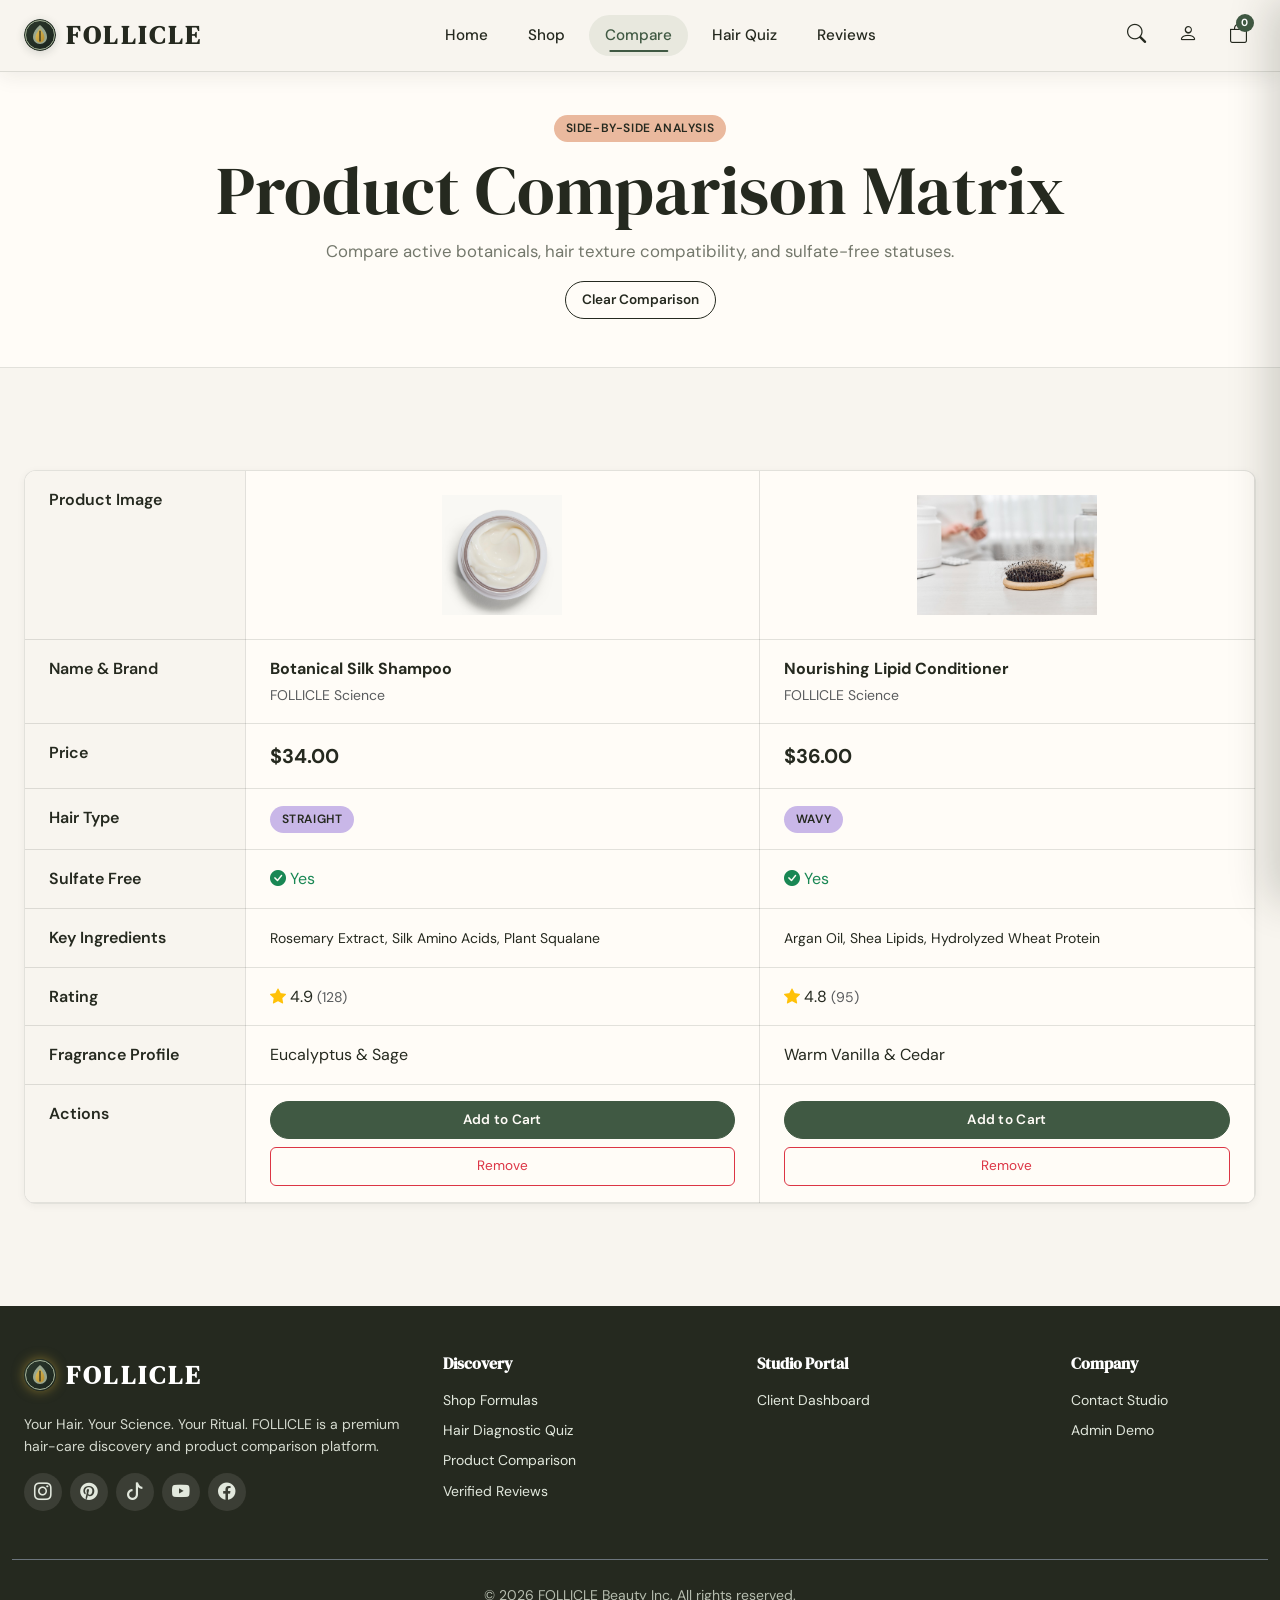
<file: compare.html>
<!DOCTYPE html>
<html lang="en">
<head>
  <meta charset="UTF-8">
  <meta name="viewport" content="width=device-width, initial-scale=1.0">
  <link rel="icon" type="image/svg+xml" href="assets/images/favicon.svg">
  <title>Product Comparison Matrix — FOLLICLE Studio</title>
  <link href="https://cdn.jsdelivr.net/npm/bootstrap@5.3.3/dist/css/bootstrap.min.css" rel="stylesheet">
  <link href="https://cdn.jsdelivr.net/npm/bootstrap-icons@1.11.3/font/bootstrap-icons.min.css" rel="stylesheet">
  <link href="https://fonts.googleapis.com/css2?family=DM+Sans:ital,opsz,wght@0,9..40,100..1000;1,9..40,100..1000&family=DM+Serif+Display:ital@0;1&display=swap" rel="stylesheet">
  <link rel="stylesheet" href="assets/css/style.css">
</head>
<body>

          <!-- MOBILE MENU DRAWER -->
  <div class="mobile-nav-drawer" id="mobileNavDrawer">
    <div class="mobile-nav-header">
      <a href="index.html" class="navbar-brand-wrapper">
        <span class="brand-dot"></span> FOLLICLE
      </a>
      <button class="nav-icon-btn" id="mobileMenuClose"><i class="bi bi-x-lg"></i></button>
    </div>
    
    <div class="mobile-nav-links">
      <a href="index.html" class="">Home</a>
      <a href="shop.html" class="">Shop</a>
      <a href="compare.html" class="active">Compare</a>
      <a href="hair-quiz.html" class="">Hair Quiz</a>
      <a href="reviews.html" class="">Reviews</a>
    </div>

    <div class="mobile-nav-footer">
      <div class="d-flex align-items-center justify-content-center gap-4">
        <a href="shop.html" class="nav-icon-btn" title="Search"><i class="bi bi-search fs-5"></i></a>
        <a href="dashboard.html" class="nav-icon-btn" title="Dashboard Account"><i class="bi bi-person fs-5"></i></a>
        <a href="shop.html" class="nav-icon-btn position-relative" title="Cart">
          <i class="bi bi-bag fs-5"></i>
          <span class="cart-count-badge">0</span>
        </a>
      </div>
    </div>
  </div>

  <!-- STICKY NAVBAR -->
  <nav class="navbar-follicle">
    <div class="container-custom d-flex align-items-center justify-content-between">
      <a href="index.html" class="navbar-brand-wrapper">
        <span class="brand-dot"></span> FOLLICLE
      </a>
      
      <div class="d-none d-lg-flex align-items-center gap-2">
        <a href="index.html" class="nav-link-follicle">Home</a>
        <a href="shop.html" class="nav-link-follicle">Shop</a>
        <a href="compare.html" class="nav-link-follicle active">Compare</a>
        <a href="hair-quiz.html" class="nav-link-follicle">Hair Quiz</a>
        <a href="reviews.html" class="nav-link-follicle">Reviews</a>
      </div>

      <div class="d-flex align-items-center gap-3">
        <a href="shop.html" class="nav-icon-btn d-none d-sm-flex" title="Search"><i class="bi bi-search"></i></a>
        <a href="dashboard.html" class="nav-icon-btn d-none d-sm-flex" title="Account"><i class="bi bi-person"></i></a>
        <a href="shop.html" class="nav-icon-btn position-relative" title="Cart">
          <i class="bi bi-bag"></i>
          <span class="cart-count-badge">0</span>
        </a>
        <button class="nav-icon-btn d-lg-none ms-2" id="mobileMenuToggle">
          <i class="bi bi-list fs-3"></i>
        </button>
      </div>
    </div>
  </nav>

  

    

  <!-- PAGE HEADER -->
  <section class="py-5" style="background-color: var(--color-paper); border-bottom: 1px solid var(--color-border);">
    <div class="container-custom text-center max-w-700 mx-auto">
      <span class="badge-tag badge-peach mb-2">SIDE-BY-SIDE ANALYSIS</span>
      <h1>Product Comparison Matrix</h1>
      <p class="mb-3">Compare active botanicals, hair texture compatibility, and sulfate-free statuses.</p>
      <button class="btn btn-follicle-secondary btn-follicle-sm" id="clearCompareBtn">Clear Comparison</button>
    </div>
  </section>

  <!-- COMPARISON MATRIX -->
  <section class="section-padding">
    <div class="container-custom">
      <!-- Desktop Table View -->
      <div class="comparison-table-wrapper d-none d-md-block">
        <table class="comparison-table">
          <tbody id="compareTableBody">
            <!-- Rendered by main.js -->
          </tbody>
        </table>
      </div>

      <!-- Mobile Stacked Card View (Zero horizontal scroll) -->
      <div class="d-md-none" id="compareMobileCards">
        <!-- Rendered by main.js -->
      </div>
    </div>
  </section>

  <!-- FOOTER -->
  <footer class="pt-5 pb-4" style="background-color: var(--color-ink); color: var(--color-cream);">
    <div class="container-custom">
      <div class="row g-4 pb-5 border-bottom border-secondary">
        <div class="col-lg-4">
          <a href="index.html" class="navbar-brand-wrapper text-white mb-3">
            <span class="brand-dot"></span> FOLLICLE
          </a>
          <p class="small mb-3" style="color: #D5DACF; line-height: 1.6;">Your Hair. Your Science. Your Ritual. FOLLICLE is a premium hair-care discovery and product comparison platform.</p>
          <div class="d-flex align-items-center gap-2">
            <a href="#" class="social-icon-btn" title="Instagram"><i class="bi bi-instagram"></i></a>
            <a href="#" class="social-icon-btn" title="Pinterest"><i class="bi bi-pinterest"></i></a>
            <a href="#" class="social-icon-btn" title="TikTok"><i class="bi bi-tiktok"></i></a>
            <a href="#" class="social-icon-btn" title="YouTube"><i class="bi bi-youtube"></i></a>
            <a href="#" class="social-icon-btn" title="Facebook"><i class="bi bi-facebook"></i></a>
          </div>
        </div>
        <div class="col-6 col-lg-3">
          <h6 class="text-white mb-3 fw-bold">Discovery</h6>
          <ul class="list-unstyled small d-flex flex-column gap-2 mb-0">
            <li><a href="shop.html" class="footer-link">Shop Formulas</a></li>
            <li><a href="hair-quiz.html" class="footer-link">Hair Diagnostic Quiz</a></li>
            <li><a href="compare.html" class="footer-link">Product Comparison</a></li>
            <li><a href="reviews.html" class="footer-link">Verified Reviews</a></li>
          </ul>
        </div>
        <div class="col-6 col-lg-3">
          <h6 class="text-white mb-3 fw-bold">Studio Portal</h6>
          <ul class="list-unstyled small d-flex flex-column gap-2 mb-0">
            <li><a href="dashboard.html" class="footer-link">Client Dashboard</a></li>
          </ul>
        </div>
        <div class="col-6 col-lg-2">
          <h6 class="text-white mb-3 fw-bold">Company</h6>
          <ul class="list-unstyled small d-flex flex-column gap-2 mb-0">
            <li><a href="contact.html" class="footer-link">Contact Studio</a></li>
            <li><a href="admin.html" class="footer-link">Admin Demo</a></li>
          </ul>
        </div>
      </div>
      <div class="pt-4 text-center small" style="color: #B5BCAE;">
        &copy; 2026 FOLLICLE Beauty Inc. All rights reserved.
      </div>
    </div>
  </footer>

  <script src="https://cdn.jsdelivr.net/npm/bootstrap@5.3.3/dist/js/bootstrap.bundle.min.js"></script>
  <script src="assets/js/main.js"></script>
</body>
</html>
</file>
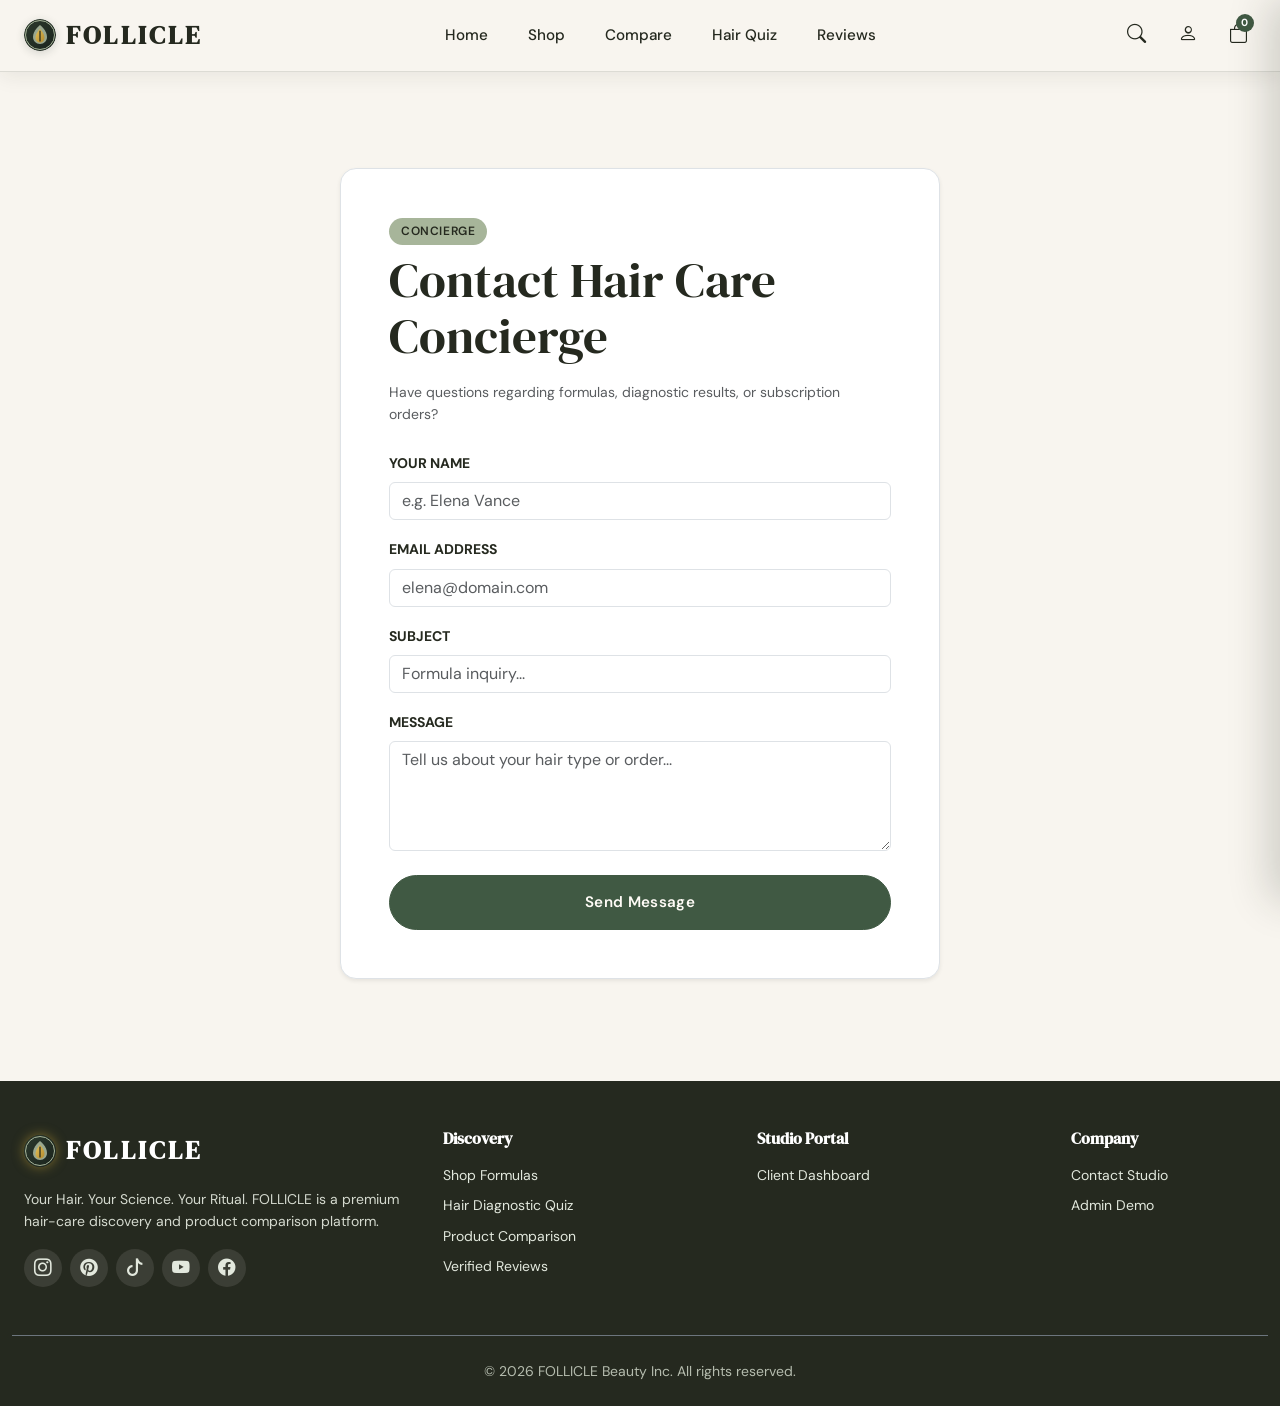
<file: contact.html>
<!DOCTYPE html>
<html lang="en">
<head>
  <meta charset="UTF-8">
  <meta name="viewport" content="width=device-width, initial-scale=1.0">
  <link rel="icon" type="image/svg+xml" href="assets/images/favicon.svg">
  <title>Contact Hair Specialists — FOLLICLE Studio</title>
  <link href="https://cdn.jsdelivr.net/npm/bootstrap@5.3.3/dist/css/bootstrap.min.css" rel="stylesheet">
  <link href="https://cdn.jsdelivr.net/npm/bootstrap-icons@1.11.3/font/bootstrap-icons.min.css" rel="stylesheet">
  <link href="https://fonts.googleapis.com/css2?family=DM+Sans:ital,opsz,wght@0,9..40,100..1000;1,9..40,100..1000&family=DM+Serif+Display:ital@0;1&display=swap" rel="stylesheet">
  <link rel="stylesheet" href="assets/css/style.css">
</head>
<body>

          <!-- MOBILE MENU DRAWER -->
  <div class="mobile-nav-drawer" id="mobileNavDrawer">
    <div class="mobile-nav-header">
      <a href="index.html" class="navbar-brand-wrapper">
        <span class="brand-dot"></span> FOLLICLE
      </a>
      <button class="nav-icon-btn" id="mobileMenuClose"><i class="bi bi-x-lg"></i></button>
    </div>
    
    <div class="mobile-nav-links">
      <a href="index.html" class="">Home</a>
      <a href="shop.html" class="">Shop</a>
      <a href="compare.html" class="">Compare</a>
      <a href="hair-quiz.html" class="">Hair Quiz</a>
      <a href="reviews.html" class="">Reviews</a>
    </div>

    <div class="mobile-nav-footer">
      <div class="d-flex align-items-center justify-content-center gap-4">
        <a href="shop.html" class="nav-icon-btn" title="Search"><i class="bi bi-search fs-5"></i></a>
        <a href="dashboard.html" class="nav-icon-btn" title="Dashboard Account"><i class="bi bi-person fs-5"></i></a>
        <a href="shop.html" class="nav-icon-btn position-relative" title="Cart">
          <i class="bi bi-bag fs-5"></i>
          <span class="cart-count-badge">0</span>
        </a>
      </div>
    </div>
  </div>

  <!-- STICKY NAVBAR -->
  <nav class="navbar-follicle">
    <div class="container-custom d-flex align-items-center justify-content-between">
      <a href="index.html" class="navbar-brand-wrapper">
        <span class="brand-dot"></span> FOLLICLE
      </a>
      
      <div class="d-none d-lg-flex align-items-center gap-2">
        <a href="index.html" class="nav-link-follicle">Home</a>
        <a href="shop.html" class="nav-link-follicle">Shop</a>
        <a href="compare.html" class="nav-link-follicle">Compare</a>
        <a href="hair-quiz.html" class="nav-link-follicle">Hair Quiz</a>
        <a href="reviews.html" class="nav-link-follicle">Reviews</a>
      </div>

      <div class="d-flex align-items-center gap-3">
        <a href="shop.html" class="nav-icon-btn d-none d-sm-flex" title="Search"><i class="bi bi-search"></i></a>
        <a href="dashboard.html" class="nav-icon-btn d-none d-sm-flex" title="Account"><i class="bi bi-person"></i></a>
        <a href="shop.html" class="nav-icon-btn position-relative" title="Cart">
          <i class="bi bi-bag"></i>
          <span class="cart-count-badge">0</span>
        </a>
        <button class="nav-icon-btn d-lg-none ms-2" id="mobileMenuToggle">
          <i class="bi bi-list fs-3"></i>
        </button>
      </div>
    </div>
  </nav>

  

    

  <section class="section-padding">
    <div class="container-custom">
      <div class="max-w-700 mx-auto bg-white p-5 rounded-4 border shadow-sm" style="max-width: 600px;">
        <span class="badge-tag badge-sage mb-2">CONCIERGE</span>
        <h2 class="mb-3">Contact Hair Care Concierge</h2>
        <p class="text-muted small mb-4">Have questions regarding formulas, diagnostic results, or subscription orders?</p>

        <form id="contactForm" onsubmit="event.preventDefault(); showToast('Message sent to FOLLICLE Concierge!'); this.reset();">
          <div class="mb-3">
            <label class="form-label small fw-bold">YOUR NAME</label>
            <input type="text" class="form-control" placeholder="e.g. Elena Vance" required>
          </div>
          <div class="mb-3">
            <label class="form-label small fw-bold">EMAIL ADDRESS</label>
            <input type="email" class="form-control" placeholder="elena@domain.com" required>
          </div>
          <div class="mb-3">
            <label class="form-label small fw-bold">SUBJECT</label>
            <input type="text" class="form-control" placeholder="Formula inquiry..." required>
          </div>
          <div class="mb-4">
            <label class="form-label small fw-bold">MESSAGE</label>
            <textarea class="form-control" rows="4" placeholder="Tell us about your hair type or order..." required></textarea>
          </div>
          <button type="submit" class="btn-follicle-primary w-100">Send Message</button>
        </form>
      </div>
    </div>
  </section>

    <!-- FOOTER -->
    <!-- FOOTER -->
    <!-- FOOTER -->
  

  <script src="https://cdn.jsdelivr.net/npm/bootstrap@5.3.3/dist/js/bootstrap.bundle.min.js"></script>
  <script src="assets/js/main.js"></script>
</body>
</html>


  <!-- FOOTER -->
  <footer class="pt-5 pb-4" style="background-color: var(--color-ink); color: var(--color-cream);">
    <div class="container-custom">
      <div class="row g-4 pb-5 border-bottom border-secondary">
        <div class="col-lg-4">
          <a href="index.html" class="navbar-brand-wrapper text-white mb-3">
            <span class="brand-dot"></span> FOLLICLE
          </a>
          <p class="small mb-3" style="color: #D5DACF; line-height: 1.6;">Your Hair. Your Science. Your Ritual. FOLLICLE is a premium hair-care discovery and product comparison platform.</p>
          <div class="d-flex align-items-center gap-2">
            <a href="#" class="social-icon-btn" title="Instagram"><i class="bi bi-instagram"></i></a>
            <a href="#" class="social-icon-btn" title="Pinterest"><i class="bi bi-pinterest"></i></a>
            <a href="#" class="social-icon-btn" title="TikTok"><i class="bi bi-tiktok"></i></a>
            <a href="#" class="social-icon-btn" title="YouTube"><i class="bi bi-youtube"></i></a>
            <a href="#" class="social-icon-btn" title="Facebook"><i class="bi bi-facebook"></i></a>
          </div>
        </div>
        <div class="col-6 col-lg-3">
          <h6 class="text-white mb-3 fw-bold">Discovery</h6>
          <ul class="list-unstyled small d-flex flex-column gap-2 mb-0">
            <li><a href="shop.html" class="footer-link">Shop Formulas</a></li>
            <li><a href="hair-quiz.html" class="footer-link">Hair Diagnostic Quiz</a></li>
            <li><a href="compare.html" class="footer-link">Product Comparison</a></li>
            <li><a href="reviews.html" class="footer-link">Verified Reviews</a></li>
          </ul>
        </div>
        <div class="col-6 col-lg-3">
          <h6 class="text-white mb-3 fw-bold">Studio Portal</h6>
          <ul class="list-unstyled small d-flex flex-column gap-2 mb-0">
            <li><a href="dashboard.html" class="footer-link">Client Dashboard</a></li>
          </ul>
        </div>
        <div class="col-6 col-lg-2">
          <h6 class="text-white mb-3 fw-bold">Company</h6>
          <ul class="list-unstyled small d-flex flex-column gap-2 mb-0">
            <li><a href="contact.html" class="footer-link">Contact Studio</a></li>
            <li><a href="admin.html" class="footer-link">Admin Demo</a></li>
          </ul>
        </div>
      </div>
      <div class="pt-4 text-center small" style="color: #B5BCAE;">
        &copy; 2026 FOLLICLE Beauty Inc. All rights reserved.
      </div>
    </div>
  </footer>
</file>
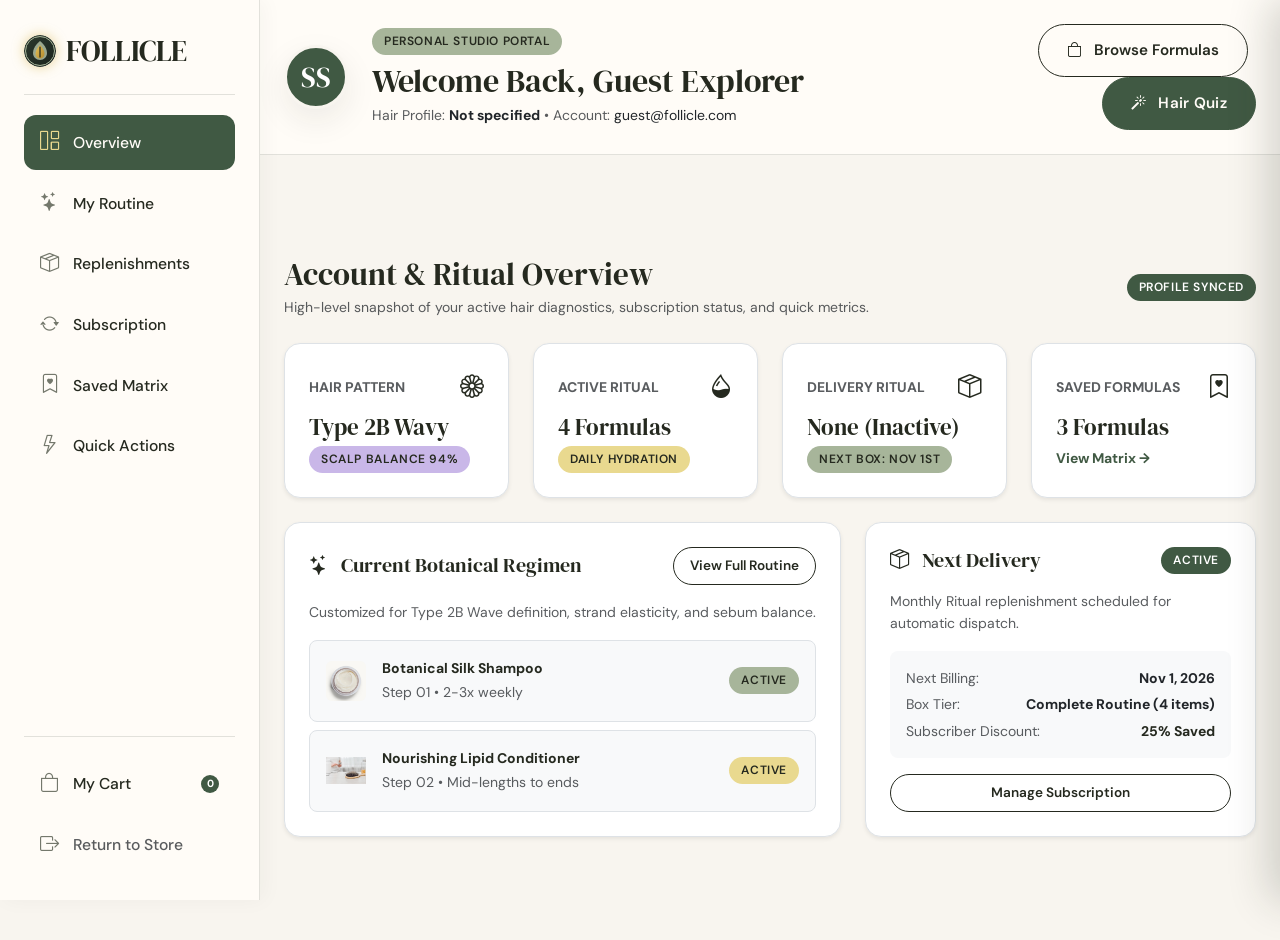
<file: dashboard.html>
<!DOCTYPE html>
<html lang="en">
<head>
  <meta charset="UTF-8">
  <meta name="viewport" content="width=device-width, initial-scale=1.0">
  <link rel="icon" type="image/svg+xml" href="assets/images/favicon.svg">
  <title>Customer Dashboard — FOLLICLE Studio</title>
  <link href="https://cdn.jsdelivr.net/npm/bootstrap@5.3.3/dist/css/bootstrap.min.css" rel="stylesheet">
  <link href="https://cdn.jsdelivr.net/npm/bootstrap-icons@1.11.3/font/bootstrap-icons.min.css" rel="stylesheet">
  <link href="https://fonts.googleapis.com/css2?family=DM+Sans:ital,opsz,wght@0,9..40,100..1000;1,9..40,100..1000&family=DM+Serif+Display:ital@0;1&display=swap" rel="stylesheet">
  <link rel="stylesheet" href="assets/css/style.css">
</head>
<body class="page-dashboard">

  <!-- MOBILE TOP COMPACT HEADER FOR DASHBOARD -->
  <div class="mobile-top-header d-lg-none">
    <a href="index.html" class="navbar-brand-wrapper"><span class="brand-dot"></span> FOLLICLE</a>
    <div class="d-flex align-items-center gap-2">
      <a href="shop.html" class="nav-icon-btn position-relative" title="Cart">
        <i class="bi bi-bag"></i>
        <span class="cart-count-badge">0</span>
      </a>
      <button class="nav-icon-btn ms-2" id="sidebarMobileToggle"><i class="bi bi-list fs-3"></i></button>
    </div>
  </div>

  <!-- FIXED LEFT SIDEBAR NAVIGATION FOR DASHBOARD -->
  <aside class="sidebar-follicle" id="sidebarFollicle">
    <div>
      <a href="index.html" class="sidebar-brand" title="Return to FOLLICLE Home">
        <span class="brand-dot"></span> FOLLICLE
      </a>

      <div class="sidebar-menu-list">
        <a href="#dashOverview" class="sidebar-link active"><i class="bi bi-grid-1x2"></i> Overview</a>
        <a href="#dashRoutine" class="sidebar-link"><i class="bi bi-stars"></i> My Routine</a>
        <a href="#dashReplenishments" class="sidebar-link"><i class="bi bi-box-seam"></i> Replenishments</a>
        <a href="#dashSubscription" class="sidebar-link"><i class="bi bi-arrow-repeat"></i> Subscription</a>
        <a href="#dashSaved" class="sidebar-link"><i class="bi bi-bookmark-heart"></i> Saved Matrix</a>
        <a href="#dashShortcuts" class="sidebar-link"><i class="bi bi-lightning"></i> Quick Actions</a>
      </div>
    </div>

    <div class="sidebar-user-footer">
      <a href="shop.html" class="sidebar-link position-relative">
        <i class="bi bi-bag"></i> My Cart
        <span class="cart-count-badge ms-auto" style="position:static;">0</span>
      </a>
      <a href="index.html" class="sidebar-link text-muted" title="Exit to Home"><i class="bi bi-box-arrow-right"></i> Return to Store</a>
    </div>
  </aside>

  

  

  <!-- DASHBOARD HERO BANNER -->
  <section class="py-4 dashboard-hero-banner" style="background-color: var(--color-paper); border-bottom: 1px solid var(--color-border);">
    <div class="container-custom">
      <div class="row align-items-center g-4">
        <div class="col-lg-8 d-flex align-items-center gap-4">
          <div class="rounded-circle d-flex align-items-center justify-content-center text-white font-heading fs-3" style="width: 64px; height: 64px; background-color: var(--color-forest); border: 3px solid var(--color-cream); box-shadow: var(--shadow-md);">
            SS
          </div>
          <div>
            <span class="badge-tag badge-sage mb-2">PERSONAL STUDIO PORTAL</span>
            <h2 class="mb-1 font-heading" style="font-size: clamp(1.5rem, 2.5vw, 2.2rem);">Welcome Back, <span id="dashUserName">Sophia</span></h2>
            <p class="mb-0 text-muted small">Hair Profile: <span id="dashHairType" class="fw-bold text-dark">Type 2B Wavy</span> &bull; Account: <span id="dashEmail" class="text-dark">sophia@follicle.com</span></p>
          </div>
        </div>
        <div class="col-lg-4 text-lg-end">
          <a href="shop.html" class="btn btn-follicle-secondary me-2"><i class="bi bi-bag me-1"></i> Browse Formulas</a>
          <a href="hair-quiz.html" class="btn btn-follicle-primary"><i class="bi bi-magic me-1"></i> Hair Quiz</a>
        </div>
      </div>
    </div>
  </section>

  <!-- DASHBOARD CONTENT -->
  <section class="section-padding">
    <div class="container-custom">
      
      <!-- 1. OVERVIEW VIEW (PAGE 1) -->
      <div class="dashboard-view active" id="dashOverview">
        <div class="d-flex justify-content-between align-items-center mb-4">
          <div>
            <h3 class="font-heading mb-1">Account &amp; Ritual Overview</h3>
            <p class="text-muted small mb-0">High-level snapshot of your active hair diagnostics, subscription status, and quick metrics.</p>
          </div>
          <span class="badge-tag badge-forest">PROFILE SYNCED</span>
        </div>

        <!-- Top Metrics Row -->
        <div class="row g-4 mb-4 dashboard-metrics-row">
          <div class="col-6 col-md-3">
            <div class="p-4 bg-white rounded-4 border shine-hover h-100 shadow-sm metric-card">
              <div class="d-flex align-items-center justify-content-between mb-2">
                <span class="text-muted small fw-bold">HAIR PATTERN</span>
                <i class="bi bi-flower1 text-forest fs-4"></i>
              </div>
              <h4 class="mb-1 font-heading metric-title">Type 2B Wavy</h4>
              <span class="badge-tag badge-lilac metric-badge">Scalp Balance 94%</span>
            </div>
          </div>

          <div class="col-6 col-md-3">
            <div class="p-4 bg-white rounded-4 border shine-hover h-100 shadow-sm metric-card">
              <div class="d-flex align-items-center justify-content-between mb-2">
                <span class="text-muted small fw-bold">ACTIVE RITUAL</span>
                <i class="bi bi-droplet-half text-forest fs-4"></i>
              </div>
              <h4 class="mb-1 font-heading metric-title">4 Formulas</h4>
              <span class="badge-tag badge-butter metric-badge">Daily Hydration</span>
            </div>
          </div>

          <div class="col-6 col-md-3">
            <div class="p-4 bg-white rounded-4 border shine-hover h-100 shadow-sm metric-card">
              <div class="d-flex align-items-center justify-content-between mb-2">
                <span class="text-muted small fw-bold">DELIVERY RITUAL</span>
                <i class="bi bi-box-seam text-forest fs-4"></i>
              </div>
              <h4 class="mb-1 font-heading metric-title" id="dashSubStatus">Complete Box</h4>
              <span class="badge-tag badge-sage metric-badge">Next Box: Nov 1st</span>
            </div>
          </div>

          <div class="col-6 col-md-3">
            <div class="p-4 bg-white rounded-4 border shine-hover h-100 shadow-sm metric-card">
              <div class="d-flex align-items-center justify-content-between mb-2">
                <span class="text-muted small fw-bold">SAVED FORMULAS</span>
                <i class="bi bi-bookmark-heart text-forest fs-4"></i>
              </div>
              <h4 class="mb-1 font-heading metric-title">3 Formulas</h4>
              <a href="#dashSaved" class="small text-forest fw-bold metric-badge d-inline-flex align-items-center dash-nav-trigger">View Matrix &rarr;</a>
            </div>
          </div>
        </div>

        <!-- Overview Highlights Dual Card Row -->
        <div class="row g-4">
          <div class="col-lg-7">
            <div class="p-4 bg-white rounded-4 border shadow-sm h-100">
              <div class="d-flex justify-content-between align-items-center mb-3">
                <h5 class="font-heading mb-0"><i class="bi bi-stars text-forest me-2"></i> Current Botanical Regimen</h5>
                <a href="#dashRoutine" class="btn btn-follicle-secondary btn-follicle-sm dash-nav-trigger">View Full Routine</a>
              </div>
              <p class="text-muted small mb-3">Customized for Type 2B Wave definition, strand elasticity, and sebum balance.</p>
              <div class="d-flex flex-column gap-2">
                <div class="p-3 rounded-3 bg-light border d-flex align-items-center justify-content-between">
                  <div class="d-flex align-items-center gap-3">
                    <img src="assets/images/14.jpg" style="width:40px; height:40px; object-fit:contain;" class="rounded-2">
                    <div>
                      <div class="fw-bold small">Botanical Silk Shampoo</div>
                      <small class="text-muted">Step 01 &bull; 2-3x weekly</small>
                    </div>
                  </div>
                  <span class="badge-tag badge-sage">Active</span>
                </div>
                <div class="p-3 rounded-3 bg-light border d-flex align-items-center justify-content-between">
                  <div class="d-flex align-items-center gap-3">
                    <img src="assets/images/15.jpg" style="width:40px; height:40px; object-fit:contain;" class="rounded-2">
                    <div>
                      <div class="fw-bold small">Nourishing Lipid Conditioner</div>
                      <small class="text-muted">Step 02 &bull; Mid-lengths to ends</small>
                    </div>
                  </div>
                  <span class="badge-tag badge-butter">Active</span>
                </div>
              </div>
            </div>
          </div>

          <div class="col-lg-5">
            <div class="p-4 bg-white rounded-4 border shadow-sm h-100">
              <div class="d-flex justify-content-between align-items-center mb-3">
                <h5 class="font-heading mb-0"><i class="bi bi-box-seam text-forest me-2"></i> Next Delivery</h5>
                <span class="badge-tag badge-forest text-white">Active</span>
              </div>
              <p class="text-muted small mb-3">Monthly Ritual replenishment scheduled for automatic dispatch.</p>
              <div class="p-3 bg-light rounded-3 mb-3 small">
                <div class="d-flex justify-content-between mb-1">
                  <span class="text-muted">Next Billing:</span>
                  <strong class="text-dark">Nov 1, 2026</strong>
                </div>
                <div class="d-flex justify-content-between mb-1">
                  <span class="text-muted">Box Tier:</span>
                  <strong class="text-dark">Complete Routine (4 items)</strong>
                </div>
                <div class="d-flex justify-content-between">
                  <span class="text-muted">Subscriber Discount:</span>
                  <strong class="text-forest">25% Saved</strong>
                </div>
              </div>
              <a href="#dashSubscription" class="btn btn-follicle-secondary btn-follicle-sm w-100 dash-nav-trigger">Manage Subscription</a>
            </div>
          </div>
        </div>
      </div>

      <!-- 2. MY ROUTINE VIEW (PAGE 2) -->
      <div class="dashboard-view" id="dashRoutine" style="display: none;">
        <div class="p-4 bg-white rounded-4 border shadow-sm mb-4">
          <div class="dashboard-routine-header d-flex justify-content-between align-items-center mb-4">
            <div>
              <span class="badge-tag badge-sage mb-2">ACTIVE BIO-REGIMEN</span>
              <h3 class="font-heading mb-1"><i class="bi bi-stars text-forest me-2"></i> Your Customized Bio-Botanical Routine</h3>
              <p class="small text-muted mb-0">Formulated specifically for Type 2B Wave definition and moisture retention.</p>
            </div>
            <a href="hair-quiz.html" class="btn btn-follicle-secondary btn-follicle-sm"><i class="bi bi-magic me-1"></i> Update Diagnostic</a>
          </div>

          <!-- Ritual Steps Grid -->
          <div class="row g-3">
            <div class="col-md-6">
              <div class="p-3 rounded-3 bg-light border d-flex align-items-center gap-3 shine-hover">
                <img src="assets/images/14.jpg" style="width:60px; height:60px; object-fit:contain;" class="rounded-2">
                <div>
                  <span class="badge-tag badge-sage mb-1">Step 01 &bull; Cleanse</span>
                  <h6 class="mb-0 fw-bold fs-7">Botanical Silk Shampoo</h6>
                  <small class="text-muted">Use 2-3x per week &bull; Gentle sulfate-free root wash</small>
                </div>
              </div>
            </div>

            <div class="col-md-6">
              <div class="p-3 rounded-3 bg-light border d-flex align-items-center gap-3 shine-hover">
                <img src="assets/images/15.jpg" style="width:60px; height:60px; object-fit:contain;" class="rounded-2">
                <div>
                  <span class="badge-tag badge-butter mb-1">Step 02 &bull; Condition</span>
                  <h6 class="mb-0 fw-bold fs-7">Nourishing Lipid Conditioner</h6>
                  <small class="text-muted">Apply mid-lengths to ends &bull; Leave 3 minutes</small>
                </div>
              </div>
            </div>

            <div class="col-md-6">
              <div class="p-3 rounded-3 bg-light border d-flex align-items-center gap-3 shine-hover">
                <img src="assets/images/17.jpg" style="width:60px; height:60px; object-fit:contain;" class="rounded-2">
                <div>
                  <span class="badge-tag badge-lilac mb-1">Step 03 &bull; Scalp Tonic</span>
                  <h6 class="mb-0 fw-bold fs-7">Rosemary Scalp &amp; Elixir Oil</h6>
                  <small class="text-muted">Massage 60s nightly into root zones</small>
                </div>
              </div>
            </div>

            <div class="col-md-6">
              <div class="p-3 rounded-3 bg-light border d-flex align-items-center gap-3 shine-hover">
                <img src="assets/images/38.jpg" style="width:60px; height:60px; object-fit:contain;" class="rounded-2">
                <div>
                  <span class="badge-tag badge-peach mb-1">Step 04 &bull; Define</span>
                  <h6 class="mb-0 fw-bold fs-7">Hydra-Shield Curl Leave-In</h6>
                  <small class="text-muted">Scrunch into damp hair &bull; Air dry or diffuse</small>
                </div>
              </div>
            </div>
          </div>
        </div>
      </div>

      <!-- 3. REPLENISHMENTS VIEW (PAGE 3) -->
      <div class="dashboard-view" id="dashReplenishments" style="display: none;">
        <div class="p-4 bg-white rounded-4 border shadow-sm mb-4">
          <div class="d-flex justify-content-between align-items-center mb-3">
            <div>
              <span class="badge-tag badge-butter mb-2">QUICK RESTOCK</span>
              <h3 class="font-heading mb-1"><i class="bi bi-box-seam text-forest me-2"></i> Recommended Replenishments</h3>
              <p class="small text-muted mb-0">Hand-picked formulas compatible with your Type 2B routine to replenish before you run out.</p>
            </div>
            <a href="shop.html" class="btn btn-follicle-secondary btn-follicle-sm">Browse Full Shop</a>
          </div>

          <div class="row g-3">
            <div class="col-md-6">
              <div class="product-card border rounded-3 p-3 d-flex flex-row align-items-center gap-3 shine-hover">
                <img src="assets/images/27.jpg" style="width:70px; height:70px; object-fit:contain;">
                <div>
                  <h6 class="mb-1 font-heading fs-6">Clarifying Scalp Detox Serum</h6>
                  <div class="fw-bold text-forest small">$38.00</div>
                  <button class="btn btn-follicle-primary btn-follicle-sm mt-2" onclick="addToCart('prod-5')">Add to Cart</button>
                </div>
              </div>
            </div>

            <div class="col-md-6">
              <div class="product-card border rounded-3 p-3 d-flex flex-row align-items-center gap-3 shine-hover">
                <img src="assets/images/48.jpg" style="width:70px; height:70px; object-fit:contain;">
                <div>
                  <h6 class="mb-1 font-heading fs-6">Sulfate-Free Botanical Shine Drops</h6>
                  <div class="fw-bold text-forest small">$35.00</div>
                  <button class="btn btn-follicle-primary btn-follicle-sm mt-2" onclick="addToCart('prod-10')">Add to Cart</button>
                </div>
              </div>
            </div>

            <div class="col-md-6">
              <div class="product-card border rounded-3 p-3 d-flex flex-row align-items-center gap-3 shine-hover">
                <img src="assets/images/14.jpg" style="width:70px; height:70px; object-fit:contain;">
                <div>
                  <h6 class="mb-1 font-heading fs-6">Botanical Silk Shampoo (Refill)</h6>
                  <div class="fw-bold text-forest small">$34.00</div>
                  <button class="btn btn-follicle-primary btn-follicle-sm mt-2" onclick="addToCart('prod-1')">Add to Cart</button>
                </div>
              </div>
            </div>

            <div class="col-md-6">
              <div class="product-card border rounded-3 p-3 d-flex flex-row align-items-center gap-3 shine-hover">
                <img src="assets/images/15.jpg" style="width:70px; height:70px; object-fit:contain;">
                <div>
                  <h6 class="mb-1 font-heading fs-6">Nourishing Lipid Conditioner (Refill)</h6>
                  <div class="fw-bold text-forest small">$36.00</div>
                  <button class="btn btn-follicle-primary btn-follicle-sm mt-2" onclick="addToCart('prod-2')">Add to Cart</button>
                </div>
              </div>
            </div>
          </div>
        </div>
      </div>

      <!-- 4. SUBSCRIPTION VIEW (PAGE 4) -->
      <div class="dashboard-view" id="dashSubscription" style="display: none;">
        <div class="row g-4">
          <div class="col-lg-8">
            <div class="p-4 bg-white rounded-4 border shadow-sm mb-4">
              <div class="d-flex align-items-center justify-content-between mb-3">
                <div>
                  <span class="badge-tag badge-forest text-white mb-2">ACTIVE SUBSCRIPTION</span>
                  <h3 class="font-heading mb-0"><i class="bi bi-arrow-repeat text-forest me-2"></i> Active Ritual Box</h3>
                </div>
                <span class="badge bg-success-subtle text-success border border-success-subtle px-3 py-2 rounded-pill fw-semibold">Auto-Ship Active</span>
              </div>
              <p class="text-muted small mb-4">Your <strong>Complete Routine Box</strong> is scheduled for automatic monthly dispatch directly from the FOLLICLE Botanical Lab.</p>
              
              <div class="p-3 bg-light rounded-3 mb-4 small">
                <div class="row g-3">
                  <div class="col-sm-6">
                    <span class="text-muted d-block">Delivery Frequency</span>
                    <strong class="text-dark fs-6">Every 30 Days (Monthly)</strong>
                  </div>
                  <div class="col-sm-6">
                    <span class="text-muted d-block">Next Billing Date</span>
                    <strong class="text-dark fs-6">November 1, 2026</strong>
                  </div>
                  <div class="col-sm-6">
                    <span class="text-muted d-block">Subscriber Savings</span>
                    <strong class="text-forest fs-6">25% Locked Discount</strong>
                  </div>
                  <div class="col-sm-6">
                    <span class="text-muted d-block">Shipping Address</span>
                    <strong class="text-dark">128 Lotus Way, Suite 4B</strong>
                  </div>
                </div>
              </div>

              <div class="d-flex gap-3 flex-wrap">
                <button class="btn btn-follicle-primary btn-follicle-sm" onclick="showToast('Next box skipped to Dec 1.')">Skip Next Delivery</button>
                <button class="btn btn-follicle-secondary btn-follicle-sm" onclick="showToast('Frequency options modal loaded.')">Change Frequency</button>
                <a href="shop.html" class="btn btn-outline-secondary btn-follicle-sm">Swap Formulas</a>
              </div>
            </div>
          </div>

          <div class="col-lg-4">
            <div class="p-4 bg-white rounded-4 border shadow-sm">
              <h5 class="font-heading mb-3"><i class="bi bi-shield-check text-forest me-2"></i> Subscriber Perks</h5>
              <ul class="list-unstyled small d-flex flex-column gap-3 mb-0 text-muted">
                <li class="d-flex align-items-start gap-2">
                  <i class="bi bi-check-circle-fill text-forest mt-1"></i>
                  <span><strong>Complimentary Shipping:</strong> Free carbon-neutral shipping on every ritual box.</span>
                </li>
                <li class="d-flex align-items-start gap-2">
                  <i class="bi bi-check-circle-fill text-forest mt-1"></i>
                  <span><strong>Early Access:</strong> Quarterly pre-release lab formulations.</span>
                </li>
                <li class="d-flex align-items-start gap-2">
                  <i class="bi bi-check-circle-fill text-forest mt-1"></i>
                  <span><strong>Flexible Pause:</strong> Cancel or pause anytime with one click.</span>
                </li>
              </ul>
            </div>
          </div>
        </div>
      </div>

      <!-- 5. SAVED MATRIX VIEW (PAGE 5) -->
      <div class="dashboard-view" id="dashSaved" style="display: none;">
        <div class="p-4 bg-white rounded-4 border shadow-sm mb-4">
          <div class="d-flex justify-content-between align-items-center mb-4 flex-wrap gap-2">
            <div>
              <span class="badge-tag badge-sage mb-2">PORTFOLIO MATRIX</span>
              <h3 class="font-heading mb-1"><i class="bi bi-bookmark-heart text-forest me-2"></i> Saved Formulas Matrix</h3>
              <p class="small text-muted mb-0">Formulas saved for side-by-side comparison, active ingredients review, and compatibility analysis.</p>
            </div>
            <a href="compare.html" class="btn btn-follicle-secondary btn-follicle-sm">Open Interactive Matrix &rarr;</a>
          </div>

          <div class="row g-3">
            <div class="col-md-4">
              <div class="p-3 rounded-3 bg-light border shine-hover h-100 d-flex flex-column justify-content-between">
                <div class="d-flex align-items-center gap-3 mb-3">
                  <img src="assets/images/14.jpg" style="width:52px; height:52px; object-fit:contain;" class="rounded-2">
                  <div>
                    <span class="badge-tag badge-sage mb-1" style="font-size:0.68rem; padding:2px 6px;">SULFATE-FREE</span>
                    <h6 class="mb-0 fw-bold fs-7">Botanical Silk Shampoo</h6>
                    <small class="text-muted">FOLLICLE Science</small>
                  </div>
                </div>
                <div class="small text-muted mb-3">Rosemary Extract, Silk Amino Acids, Plant Squalane</div>
                <div class="d-flex justify-content-between align-items-center pt-2 border-top">
                  <span class="fw-bold text-forest fs-6">$34.00</span>
                  <button class="btn btn-follicle-primary btn-follicle-sm" onclick="addToCart('prod-1')">Add to Cart</button>
                </div>
              </div>
            </div>

            <div class="col-md-4">
              <div class="p-3 rounded-3 bg-light border shine-hover h-100 d-flex flex-column justify-content-between">
                <div class="d-flex align-items-center gap-3 mb-3">
                  <img src="assets/images/15.jpg" style="width:52px; height:52px; object-fit:contain;" class="rounded-2">
                  <div>
                    <span class="badge-tag badge-butter mb-1" style="font-size:0.68rem; padding:2px 6px;">LIPID SEAL</span>
                    <h6 class="mb-0 fw-bold fs-7">Nourishing Lipid Conditioner</h6>
                    <small class="text-muted">FOLLICLE Science</small>
                  </div>
                </div>
                <div class="small text-muted mb-3">Argan Oil, Shea Lipids, Hydrolyzed Wheat Protein</div>
                <div class="d-flex justify-content-between align-items-center pt-2 border-top">
                  <span class="fw-bold text-forest fs-6">$36.00</span>
                  <button class="btn btn-follicle-primary btn-follicle-sm" onclick="addToCart('prod-2')">Add to Cart</button>
                </div>
              </div>
            </div>

            <div class="col-md-4">
              <div class="p-3 rounded-3 bg-light border shine-hover h-100 d-flex flex-column justify-content-between">
                <div class="d-flex align-items-center gap-3 mb-3">
                  <img src="assets/images/17.jpg" style="width:52px; height:52px; object-fit:contain;" class="rounded-2">
                  <div>
                    <span class="badge-tag badge-lilac mb-1" style="font-size:0.68rem; padding:2px 6px;">SCALP TONIC</span>
                    <h6 class="mb-0 fw-bold fs-7">Rosemary Scalp &amp; Elixir Oil</h6>
                    <small class="text-muted">PurePhyto Co.</small>
                  </div>
                </div>
                <div class="small text-muted mb-3">Rosemary Essential, Castor Seed, Biotin Active</div>
                <div class="d-flex justify-content-between align-items-center pt-2 border-top">
                  <span class="fw-bold text-forest fs-6">$42.00</span>
                  <button class="btn btn-follicle-primary btn-follicle-sm" onclick="addToCart('prod-3')">Add to Cart</button>
                </div>
              </div>
            </div>
          </div>
        </div>
      </div>

      <!-- 6. QUICK ACTIONS VIEW (PAGE 6) -->
      <div class="dashboard-view" id="dashShortcuts" style="display: none;">
        <div class="p-4 bg-white rounded-4 border shadow-sm mb-4">
          <div class="mb-4">
            <span class="badge-tag badge-peach mb-2">STUDIO NAVIGATION</span>
            <h3 class="font-heading mb-1"><i class="bi bi-lightning text-forest me-2"></i> Studio Quick Actions</h3>
            <p class="small text-muted mb-0">Jump directly to diagnostic tools, side-by-side matrices, verified reviews, or catalog formulas.</p>
          </div>

          <div class="row g-4">
            <div class="col-md-6">
              <a href="compare.html" class="p-4 rounded-4 bg-light border text-decoration-none d-flex align-items-center justify-content-between shine-hover h-100">
                <div class="d-flex align-items-center gap-3">
                  <div class="rounded-circle bg-white shadow-sm d-flex align-items-center justify-content-center text-forest fs-4" style="width: 52px; height: 52px;">
                    <i class="bi bi-arrow-left-right"></i>
                  </div>
                  <div>
                    <h5 class="font-heading text-dark mb-1">Product Comparison Matrix</h5>
                    <p class="text-muted small mb-0">Side-by-side active botanicals and sulfate-free formula comparison.</p>
                  </div>
                </div>
                <i class="bi bi-arrow-right text-forest fs-5"></i>
              </a>
            </div>

            <div class="col-md-6">
              <a href="hair-quiz.html" class="p-4 rounded-4 bg-light border text-decoration-none d-flex align-items-center justify-content-between shine-hover h-100">
                <div class="d-flex align-items-center gap-3">
                  <div class="rounded-circle bg-white shadow-sm d-flex align-items-center justify-content-center text-forest fs-4" style="width: 52px; height: 52px;">
                    <i class="bi bi-magic"></i>
                  </div>
                  <div>
                    <h5 class="font-heading text-dark mb-1">Hair Diagnostic Quiz</h5>
                    <p class="text-muted small mb-0">Retake hair diagnostic to update curl pattern or scalp goals.</p>
                  </div>
                </div>
                <i class="bi bi-arrow-right text-forest fs-5"></i>
              </a>
            </div>

            <div class="col-md-6">
              <a href="reviews.html" class="p-4 rounded-4 bg-light border text-decoration-none d-flex align-items-center justify-content-between shine-hover h-100">
                <div class="d-flex align-items-center gap-3">
                  <div class="rounded-circle bg-white shadow-sm d-flex align-items-center justify-content-center text-forest fs-4" style="width: 52px; height: 52px;">
                    <i class="bi bi-star"></i>
                  </div>
                  <div>
                    <h5 class="font-heading text-dark mb-1">Submit Formula Review</h5>
                    <p class="text-muted small mb-0">Leave verified feedback and earn $15 lab store credits.</p>
                  </div>
                </div>
                <i class="bi bi-arrow-right text-forest fs-5"></i>
              </a>
            </div>

            <div class="col-md-6">
              <a href="shop.html" class="p-4 rounded-4 bg-light border text-decoration-none d-flex align-items-center justify-content-between shine-hover h-100">
                <div class="d-flex align-items-center gap-3">
                  <div class="rounded-circle bg-white shadow-sm d-flex align-items-center justify-content-center text-forest fs-4" style="width: 52px; height: 52px;">
                    <i class="bi bi-bag"></i>
                  </div>
                  <div>
                    <h5 class="font-heading text-dark mb-1">Browse All Formulas</h5>
                    <p class="text-muted small mb-0">Filter across all 15 clean bio-botanical hair care products.</p>
                  </div>
                </div>
                <i class="bi bi-arrow-right text-forest fs-5"></i>
              </a>
            </div>
          </div>
        </div>
      </div>

    </div>
  </section>

  <!-- FOOTER -->
  

  <script src="https://cdn.jsdelivr.net/npm/bootstrap@5.3.3/dist/js/bootstrap.bundle.min.js"></script>
  <script src="assets/js/main.js"></script>
</body>
</html>
</file>
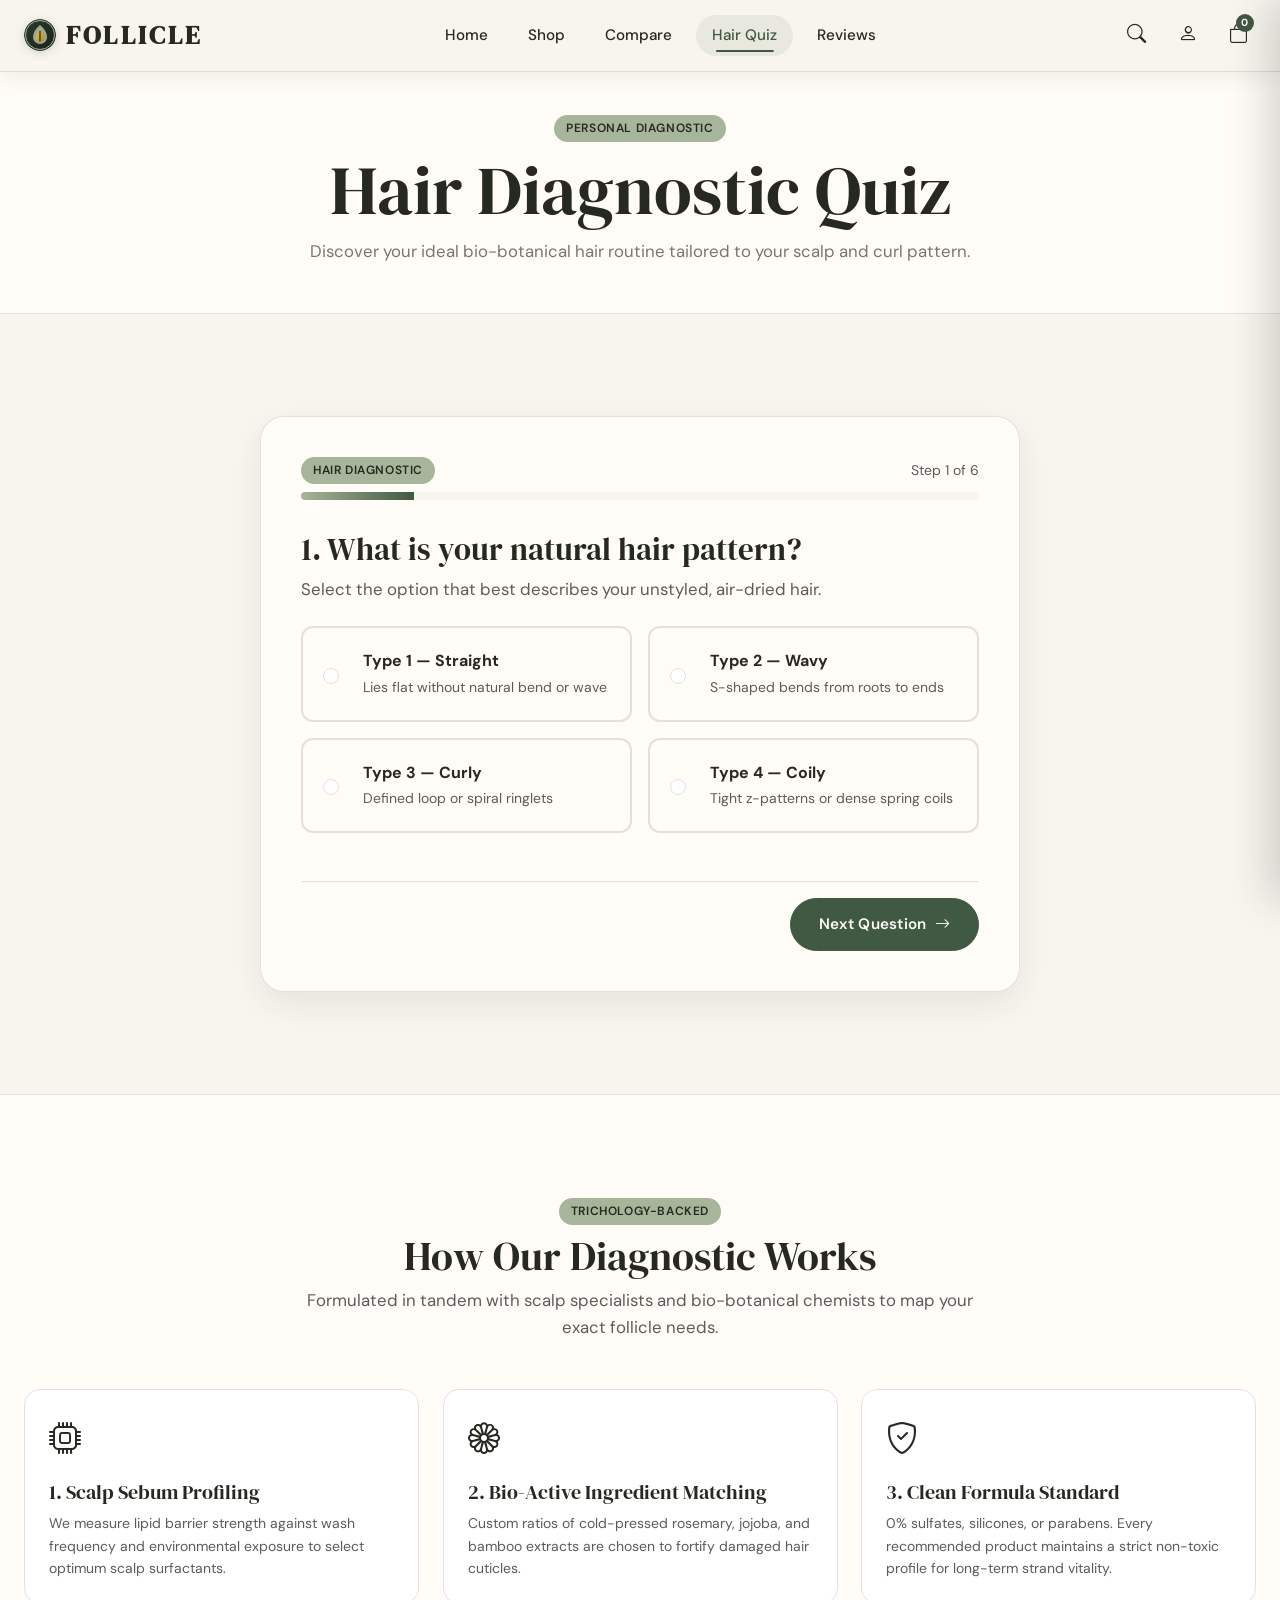
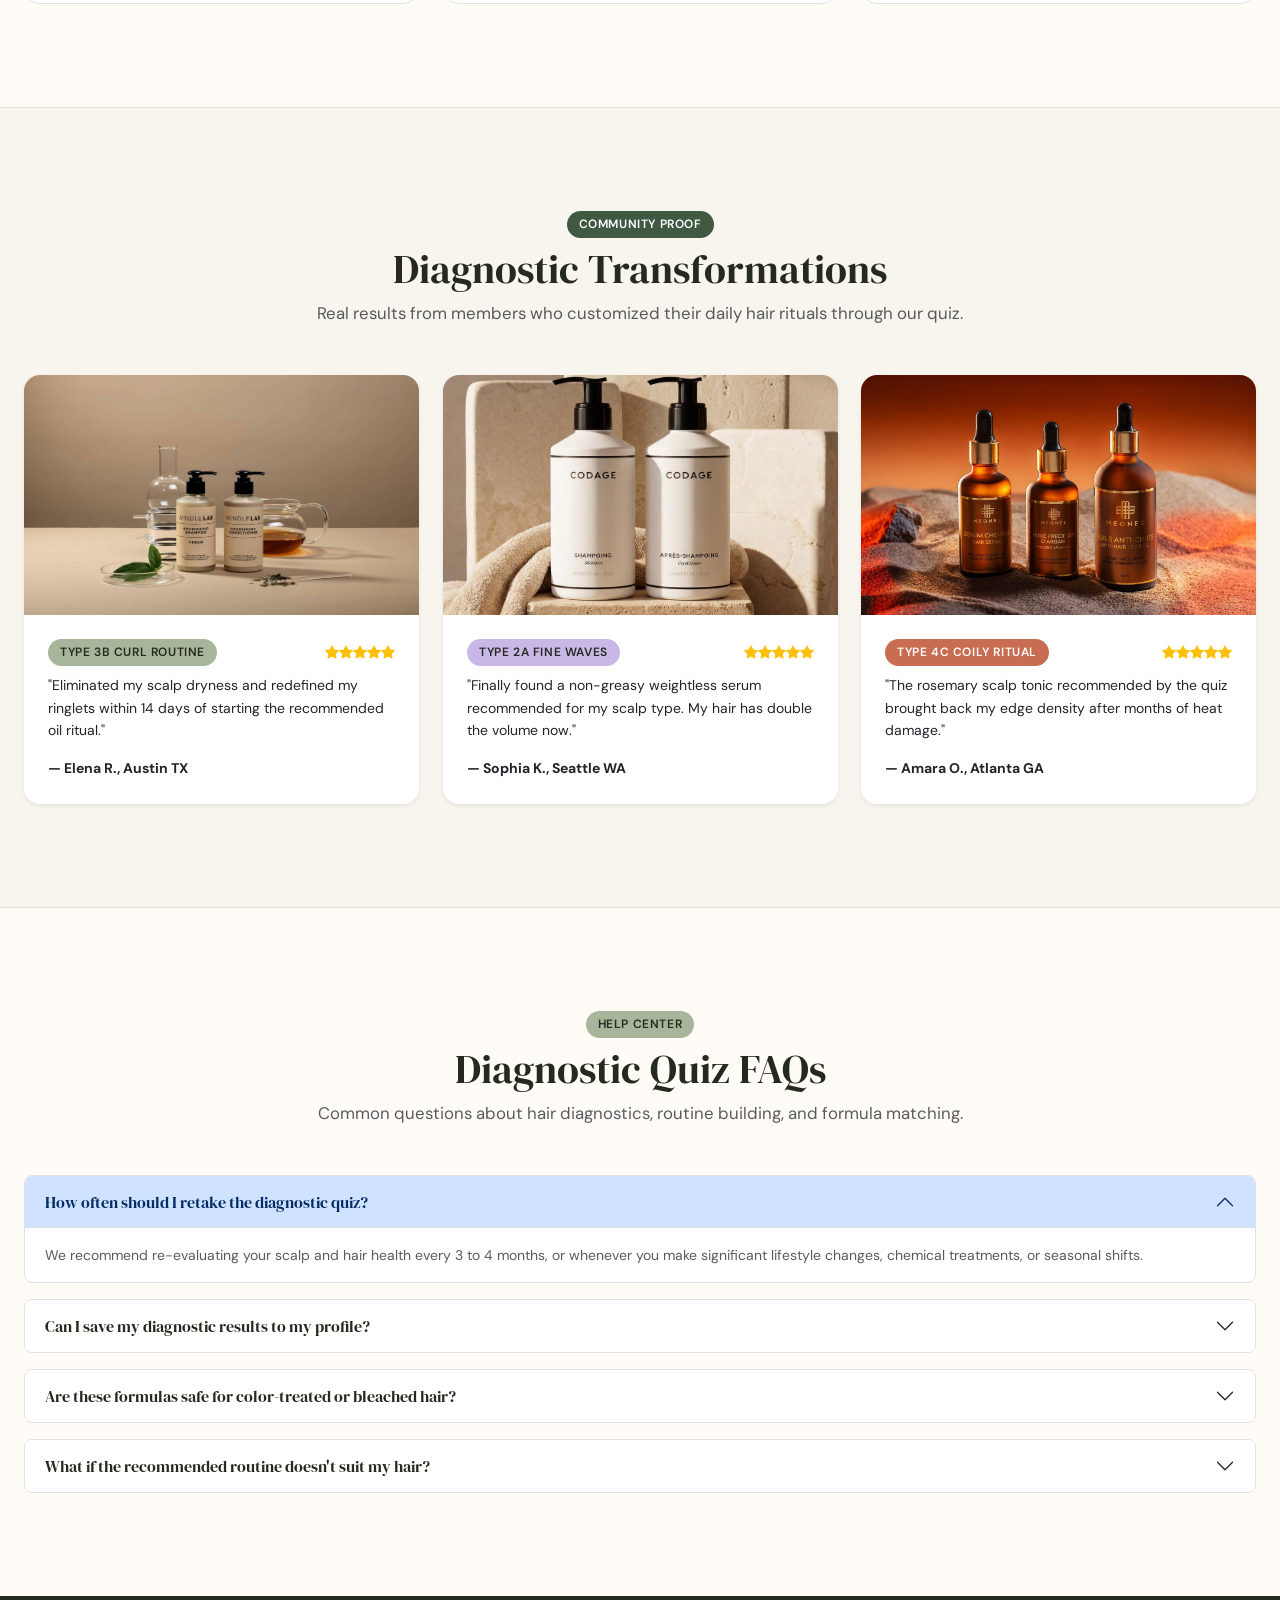
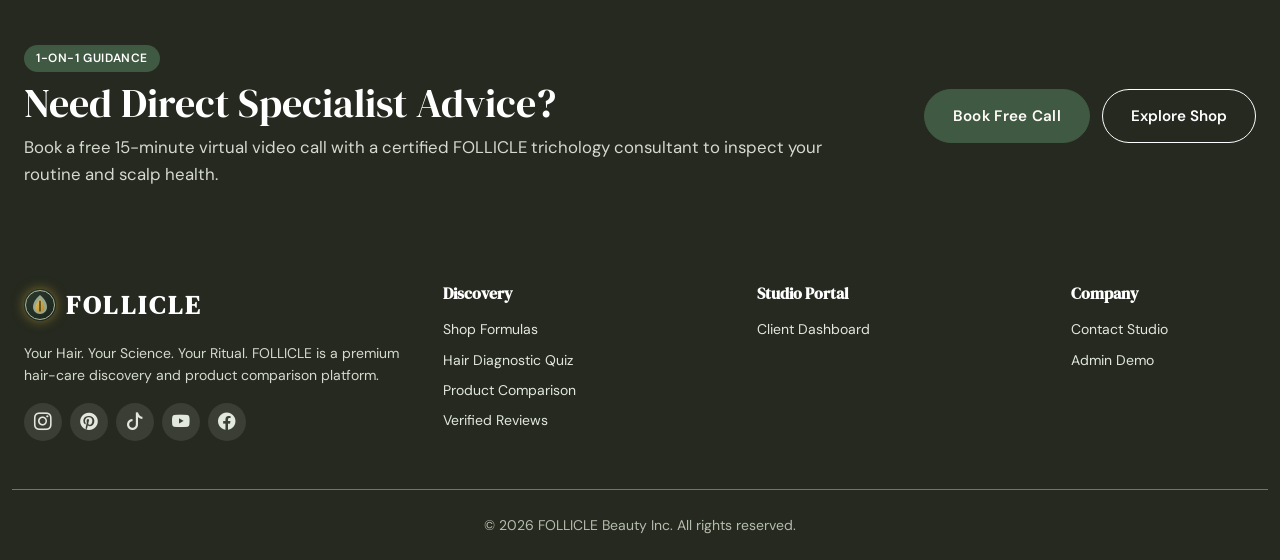
<file: hair-quiz.html>
<!DOCTYPE html>
<html lang="en">
<head>
  <meta charset="UTF-8">
  <meta name="viewport" content="width=device-width, initial-scale=1.0">
  <link rel="icon" type="image/svg+xml" href="assets/images/favicon.svg">
  <title>Hair Diagnostic Quiz — FOLLICLE Studio</title>
  <link href="https://cdn.jsdelivr.net/npm/bootstrap@5.3.3/dist/css/bootstrap.min.css" rel="stylesheet">
  <link href="https://cdn.jsdelivr.net/npm/bootstrap-icons@1.11.3/font/bootstrap-icons.min.css" rel="stylesheet">
  <link href="https://fonts.googleapis.com/css2?family=DM+Sans:ital,opsz,wght@0,9..40,100..1000;1,9..40,100..1000&family=DM+Serif+Display:ital@0;1&display=swap" rel="stylesheet">
  <link rel="stylesheet" href="assets/css/style.css">
</head>
<body>

          <!-- MOBILE MENU DRAWER -->
  <div class="mobile-nav-drawer" id="mobileNavDrawer">
    <div class="mobile-nav-header">
      <a href="index.html" class="navbar-brand-wrapper">
        <span class="brand-dot"></span> FOLLICLE
      </a>
      <button class="nav-icon-btn" id="mobileMenuClose"><i class="bi bi-x-lg"></i></button>
    </div>
    
    <div class="mobile-nav-links">
      <a href="index.html" class="">Home</a>
      <a href="shop.html" class="">Shop</a>
      <a href="compare.html" class="">Compare</a>
      <a href="hair-quiz.html" class="active">Hair Quiz</a>
      <a href="reviews.html" class="">Reviews</a>
    </div>

    <div class="mobile-nav-footer">
      <div class="d-flex align-items-center justify-content-center gap-4">
        <a href="shop.html" class="nav-icon-btn" title="Search"><i class="bi bi-search fs-5"></i></a>
        <a href="dashboard.html" class="nav-icon-btn" title="Dashboard Account"><i class="bi bi-person fs-5"></i></a>
        <a href="shop.html" class="nav-icon-btn position-relative" title="Cart">
          <i class="bi bi-bag fs-5"></i>
          <span class="cart-count-badge">0</span>
        </a>
      </div>
    </div>
  </div>

  <!-- STICKY NAVBAR -->
  <nav class="navbar-follicle">
    <div class="container-custom d-flex align-items-center justify-content-between">
      <a href="index.html" class="navbar-brand-wrapper">
        <span class="brand-dot"></span> FOLLICLE
      </a>
      
      <div class="d-none d-lg-flex align-items-center gap-2">
        <a href="index.html" class="nav-link-follicle">Home</a>
        <a href="shop.html" class="nav-link-follicle">Shop</a>
        <a href="compare.html" class="nav-link-follicle">Compare</a>
        <a href="hair-quiz.html" class="nav-link-follicle active">Hair Quiz</a>
        <a href="reviews.html" class="nav-link-follicle">Reviews</a>
      </div>

      <div class="d-flex align-items-center gap-3">
        <a href="shop.html" class="nav-icon-btn d-none d-sm-flex" title="Search"><i class="bi bi-search"></i></a>
        <a href="dashboard.html" class="nav-icon-btn d-none d-sm-flex" title="Account"><i class="bi bi-person"></i></a>
        <a href="shop.html" class="nav-icon-btn position-relative" title="Cart">
          <i class="bi bi-bag"></i>
          <span class="cart-count-badge">0</span>
        </a>
        <button class="nav-icon-btn d-lg-none ms-2" id="mobileMenuToggle">
          <i class="bi bi-list fs-3"></i>
        </button>
      </div>
    </div>
  </nav>


  <!-- PAGE HEADER -->
  <section class="py-5" style="background-color: var(--color-paper); border-bottom: 1px solid var(--color-border);">
    <div class="container-custom text-center max-w-700 mx-auto">
      <span class="badge-tag badge-sage mb-2">PERSONAL DIAGNOSTIC</span>
      <h1>Hair Diagnostic Quiz</h1>
      <p class="mb-0">Discover your ideal bio-botanical hair routine tailored to your scalp and curl pattern.</p>
    </div>
  </section>

  <section class="section-padding" style="background-color: var(--color-cream);">
    <div class="container-custom">
      <div class="quiz-container">
        
        <div id="quizFormWrapper">
          <div class="d-flex justify-content-between align-items-center mb-2">
            <span class="badge-tag badge-sage">HAIR DIAGNOSTIC</span>
            <span class="small text-muted font-weight-bold">Step <span id="quizStepNumber">1</span> of 6</span>
          </div>

          <div class="quiz-progress-bar">
            <div class="quiz-progress-fill" id="quizProgressFill"></div>
          </div>

          <form id="hairQuizForm">
            
            <!-- STEP 1 -->
            <div class="quiz-step" id="quizStep1">
              <h3 class="mb-2">1. What is your natural hair pattern?</h3>
              <p class="text-muted mb-4">Select the option that best describes your unstyled, air-dried hair.</p>
              
              <div class="row g-3">
                <div class="col-md-6">
                  <label class="quiz-option-card">
                    <input type="radio" name="hairPattern" value="Straight" class="form-check-input me-2">
                    <div>
                      <strong class="d-block">Type 1 — Straight</strong>
                      <span class="small text-muted">Lies flat without natural bend or wave</span>
                    </div>
                  </label>
                </div>
                <div class="col-md-6">
                  <label class="quiz-option-card">
                    <input type="radio" name="hairPattern" value="Wavy" class="form-check-input me-2">
                    <div>
                      <strong class="d-block">Type 2 — Wavy</strong>
                      <span class="small text-muted">S-shaped bends from roots to ends</span>
                    </div>
                  </label>
                </div>
                <div class="col-md-6">
                  <label class="quiz-option-card">
                    <input type="radio" name="hairPattern" value="Curly" class="form-check-input me-2">
                    <div>
                      <strong class="d-block">Type 3 — Curly</strong>
                      <span class="small text-muted">Defined loop or spiral ringlets</span>
                    </div>
                  </label>
                </div>
                <div class="col-md-6">
                  <label class="quiz-option-card">
                    <input type="radio" name="hairPattern" value="Coily" class="form-check-input me-2">
                    <div>
                      <strong class="d-block">Type 4 — Coily</strong>
                      <span class="small text-muted">Tight z-patterns or dense spring coils</span>
                    </div>
                  </label>
                </div>
              </div>
            </div>

            <!-- STEP 2 -->
            <div class="quiz-step" id="quizStep2" style="display:none;">
              <h3 class="mb-2">2. What is your primary hair concern?</h3>
              <p class="text-muted mb-4">We will prioritize ingredients that address this concern.</p>
              <div class="row g-3">
                <div class="col-md-6">
                  <label class="quiz-option-card">
                    <input type="radio" name="concern" value="Dryness" class="form-check-input me-2">
                    <div><strong>Dryness & Dehydration</strong><br><span class="small text-muted">Lack of natural sheen & softness</span></div>
                  </label>
                </div>
                <div class="col-md-6">
                  <label class="quiz-option-card">
                    <input type="radio" name="concern" value="Frizz" class="form-check-input me-2">
                    <div><strong>Frizz & Humidity Swell</strong><br><span class="small text-muted">Flyaways & cuticle expansion</span></div>
                  </label>
                </div>
                <div class="col-md-6">
                  <label class="quiz-option-card">
                    <input type="radio" name="concern" value="Oily Scalp" class="form-check-input me-2">
                    <div><strong>Oily Scalp & Heavy Roots</strong><br><span class="small text-muted">Sebum buildup within 24 hours</span></div>
                  </label>
                </div>
                <div class="col-md-6">
                  <label class="quiz-option-card">
                    <input type="radio" name="concern" value="Damaged Hair" class="form-check-input me-2">
                    <div><strong>Breakage & Heat Damage</strong><br><span class="small text-muted">Split ends & fragile strand structure</span></div>
                  </label>
                </div>
              </div>
            </div>

            <!-- STEP 3 -->
            <div class="quiz-step" id="quizStep3" style="display:none;">
              <h3 class="mb-2">3. How does your scalp feel 24 hours after washing?</h3>
              <p class="text-muted mb-4">Scalp health is the foundation of fiber quality.</p>
              <div class="row g-3">
                <div class="col-md-6">
                  <label class="quiz-option-card">
                    <input type="radio" name="scalpType" value="Dry & Tight" class="form-check-input me-2">
                    <div><strong>Dry & Itchy</strong><br><span class="small text-muted">Tight feeling, occasional flakes</span></div>
                  </label>
                </div>
                <div class="col-md-6">
                  <label class="quiz-option-card">
                    <input type="radio" name="scalpType" value="Balanced" class="form-check-input me-2">
                    <div><strong>Comfortable & Balanced</strong><br><span class="small text-muted">No irritation or excess oil</span></div>
                  </label>
                </div>
                <div class="col-md-6">
                  <label class="quiz-option-card">
                    <input type="radio" name="scalpType" value="Oily Quickly" class="form-check-input me-2">
                    <div><strong>Oily & Slick</strong><br><span class="small text-muted">Visible shine at the crown</span></div>
                  </label>
                </div>
              </div>
            </div>

            <!-- STEP 4 -->
            <div class="quiz-step" id="quizStep4" style="display:none;">
              <h3 class="mb-2">4. How often do you wash your hair?</h3>
              <div class="row g-3">
                <div class="col-md-6">
                  <label class="quiz-option-card">
                    <input type="radio" name="washFrequency" value="Every Day" class="form-check-input me-2">
                    <div><strong>Every Single Day</strong></div>
                  </label>
                </div>
                <div class="col-md-6">
                  <label class="quiz-option-card">
                    <input type="radio" name="washFrequency" value="2-3 Times a Week" class="form-check-input me-2">
                    <div><strong>2 to 3 Times per Week</strong></div>
                  </label>
                </div>
                <div class="col-md-6">
                  <label class="quiz-option-card">
                    <input type="radio" name="washFrequency" value="Once a Week" class="form-check-input me-2">
                    <div><strong>Once a Week</strong></div>
                  </label>
                </div>
              </div>
            </div>

            <!-- STEP 5 -->
            <div class="quiz-step" id="quizStep5" style="display:none;">
              <h3 class="mb-2">5. What is your preferred product approach?</h3>
              <div class="row g-3">
                <div class="col-md-6">
                  <label class="quiz-option-card">
                    <input type="radio" name="approach" value="100% Organic Botanical" class="form-check-input me-2">
                    <div><strong>100% Plant-Derived Organic</strong></div>
                  </label>
                </div>
                <div class="col-md-6">
                  <label class="quiz-option-card">
                    <input type="radio" name="approach" value="Science + Bio-Actives" class="form-check-input me-2">
                    <div><strong>Science + Bio-Actives</strong></div>
                  </label>
                </div>
              </div>
            </div>

            <!-- STEP 6 -->
            <div class="quiz-step" id="quizStep6" style="display:none;">
              <h3 class="mb-2">6. What is your ideal ritual budget?</h3>
              <div class="row g-3">
                <div class="col-md-6">
                  <label class="quiz-option-card">
                    <input type="radio" name="budget" value="Essential ($25-40)" class="form-check-input me-2">
                    <div><strong>Essential Ritual ($25 - $40)</strong></div>
                  </label>
                </div>
                <div class="col-md-6">
                  <label class="quiz-option-card">
                    <input type="radio" name="budget" value="Complete ($40-70)" class="form-check-input me-2">
                    <div><strong>Complete Routine ($40 - $70)</strong></div>
                  </label>
                </div>
              </div>
            </div>

            <!-- Quiz Navigation -->
            <div class="quiz-nav-wrapper d-flex justify-content-between align-items-center mt-5 pt-3 border-top">
              <button type="button" class="btn btn-follicle-secondary" id="quizPrevBtn" style="display:none;">Previous</button>
              <button type="button" class="btn btn-follicle-primary ms-auto" id="quizNextBtn">Next Question <i class="bi bi-arrow-right"></i></button>
            </div>

          </form>
        </div>

        <!-- RESULTS WRAPPER -->
        <div id="quizResultsWrapper" style="display:none;" class="text-center py-4">
          <div class="orbit-circle orbit-circle--sage" style="position:relative; margin: 0 auto 20px auto; display:block;"></div>
          <span class="badge-tag badge-forest text-white mb-2">DIAGNOSTIC COMPLETE</span>
          <h2 class="mb-3">Your Botanical Routine Is Ready.</h2>
          <p class="mb-4">Based on your answers, we recommend the <strong>Botanical Silk Shampoo & Rosemary Scalp Elixir Ritual</strong> to balance scalp micro-circulation and nourish your strands.</p>
          
          <div class="p-4 bg-white rounded-3 border mb-4 text-start">
            <h5 class="mb-3"><i class="bi bi-stars text-forest"></i> Recommended Formulas:</h5>
            <ul class="mb-0">
              <li><strong>Botanical Silk Shampoo</strong> — Gentle sulfate-free daily cleansing</li>
              <li><strong>Rosemary Scalp & Elixir Oil</strong> — Targeted scalp root tonic</li>
              <li><strong>Nourishing Lipid Conditioner</strong> — Weightless mid-strand hydration</li>
            </ul>
          </div>

          <div class="d-flex justify-content-center gap-3">
            <a href="shop.html" class="btn-follicle-primary">Shop Recommended Routine</a>
            <a href="dashboard.html" class="btn-follicle-secondary">Save to My Profile</a>
          </div>
        </div>

      </div>
    </div>
  </section>

  <!-- SECTION 1: THE SCIENCE OF OUR DIAGNOSTIC -->
  <section class="section-padding" style="background-color: var(--color-paper); border-top: 1px solid var(--color-border); border-bottom: 1px solid var(--color-border);">
    <div class="container-custom">
      <div class="text-center max-w-700 mx-auto mb-5">
        <span class="badge-tag badge-sage mb-2">TRICHOLOGY-BACKED</span>
        <h2 class="font-heading fs-1">How Our Diagnostic Works</h2>
        <p class="text-muted">Formulated in tandem with scalp specialists and bio-botanical chemists to map your exact follicle needs.</p>
      </div>

      <div class="row g-4">
        <div class="col-md-4">
          <div class="p-4 bg-white rounded-4 border h-100 transition-all hover-lift">
            <div class="feature-icon-wrapper mb-3 text-forest fs-2">
              <i class="bi bi-cpu"></i>
            </div>
            <h4 class="font-heading h5 mb-2">1. Scalp Sebum Profiling</h4>
            <p class="small text-muted mb-0">We measure lipid barrier strength against wash frequency and environmental exposure to select optimum scalp surfactants.</p>
          </div>
        </div>

        <div class="col-md-4">
          <div class="p-4 bg-white rounded-4 border h-100 transition-all hover-lift">
            <div class="feature-icon-wrapper mb-3 text-sage fs-2">
              <i class="bi bi-flower1"></i>
            </div>
            <h4 class="font-heading h5 mb-2">2. Bio-Active Ingredient Matching</h4>
            <p class="small text-muted mb-0">Custom ratios of cold-pressed rosemary, jojoba, and bamboo extracts are chosen to fortify damaged hair cuticles.</p>
          </div>
        </div>

        <div class="col-md-4">
          <div class="p-4 bg-white rounded-4 border h-100 transition-all hover-lift">
            <div class="feature-icon-wrapper mb-3 text-forest fs-2">
              <i class="bi bi-shield-check"></i>
            </div>
            <h4 class="font-heading h5 mb-2">3. Clean Formula Standard</h4>
            <p class="small text-muted mb-0">0% sulfates, silicones, or parabens. Every recommended product maintains a strict non-toxic profile for long-term strand vitality.</p>
          </div>
        </div>
      </div>
    </div>
  </section>

  <!-- SECTION 2: VERIFIED DIAGNOSTIC TRANSFORMATIONS -->
  <section class="section-padding" style="background-color: var(--color-cream);">
    <div class="container-custom">
      <div class="text-center max-w-700 mx-auto mb-5">
        <span class="badge-tag badge-forest text-white mb-2">COMMUNITY PROOF</span>
        <h2 class="font-heading fs-1">Diagnostic Transformations</h2>
        <p class="text-muted">Real results from members who customized their daily hair rituals through our quiz.</p>
      </div>

      <div class="row g-4">
        <div class="col-md-4">
          <div class="card card-follicle h-100 border-0 shadow-sm rounded-4 overflow-hidden">
            <img src="assets/images/1.jpg" class="card-img-top" alt="Transformation 1" style="height: 240px; object-fit: cover;">
            <div class="card-body p-4">
              <div class="d-flex align-items-center justify-content-between mb-2">
                <span class="badge-tag badge-sage">Type 3B Curl Routine</span>
                <div class="text-warning small"><i class="bi bi-star-fill"></i><i class="bi bi-star-fill"></i><i class="bi bi-star-fill"></i><i class="bi bi-star-fill"></i><i class="bi bi-star-fill"></i></div>
              </div>
              <p class="small text-dark italic mb-3">"Eliminated my scalp dryness and redefined my ringlets within 14 days of starting the recommended oil ritual."</p>
              <div class="fw-bold small">— Elena R., Austin TX</div>
            </div>
          </div>
        </div>

        <div class="col-md-4">
          <div class="card card-follicle h-100 border-0 shadow-sm rounded-4 overflow-hidden">
            <img src="assets/images/2.jpg" class="card-img-top" alt="Transformation 2" style="height: 240px; object-fit: cover;">
            <div class="card-body p-4">
              <div class="d-flex align-items-center justify-content-between mb-2">
                <span class="badge-tag badge-lilac">Type 2A Fine Waves</span>
                <div class="text-warning small"><i class="bi bi-star-fill"></i><i class="bi bi-star-fill"></i><i class="bi bi-star-fill"></i><i class="bi bi-star-fill"></i><i class="bi bi-star-fill"></i></div>
              </div>
              <p class="small text-dark italic mb-3">"Finally found a non-greasy weightless serum recommended for my scalp type. My hair has double the volume now."</p>
              <div class="fw-bold small">— Sophia K., Seattle WA</div>
            </div>
          </div>
        </div>

        <div class="col-md-4">
          <div class="card card-follicle h-100 border-0 shadow-sm rounded-4 overflow-hidden">
            <img src="assets/images/3.jpg" class="card-img-top" alt="Transformation 3" style="height: 240px; object-fit: cover;">
            <div class="card-body p-4">
              <div class="d-flex align-items-center justify-content-between mb-2">
                <span class="badge-tag badge-terracotta text-white">Type 4C Coily Ritual</span>
                <div class="text-warning small"><i class="bi bi-star-fill"></i><i class="bi bi-star-fill"></i><i class="bi bi-star-fill"></i><i class="bi bi-star-fill"></i><i class="bi bi-star-fill"></i></div>
              </div>
              <p class="small text-dark italic mb-3">"The rosemary scalp tonic recommended by the quiz brought back my edge density after months of heat damage."</p>
              <div class="fw-bold small">— Amara O., Atlanta GA</div>
            </div>
          </div>
        </div>
      </div>
    </div>
  </section>

  <!-- SECTION 3: FAQ ACCORDION -->
  <section class="section-padding" style="background-color: var(--color-paper); border-top: 1px solid var(--color-border);">
    <div class="container-custom max-w-800">
      <div class="text-center mb-5">
        <span class="badge-tag badge-sage mb-2">HELP CENTER</span>
        <h2 class="font-heading fs-1">Diagnostic Quiz FAQs</h2>
        <p class="text-muted">Common questions about hair diagnostics, routine building, and formula matching.</p>
      </div>

      <div class="accordion accordion-follicle" id="quizFaqAccordion">
        <div class="accordion-item mb-3 border rounded-3 overflow-hidden">
          <h2 class="accordion-header" id="faq1Heading">
            <button class="accordion-button font-heading" type="button" data-bs-toggle="collapse" data-bs-target="#faq1Collapse" aria-expanded="true" aria-controls="faq1Collapse">
              How often should I retake the diagnostic quiz?
            </button>
          </h2>
          <div id="faq1Collapse" class="accordion-collapse collapse show" aria-labelledby="faq1Heading" data-bs-parent="#quizFaqAccordion">
            <div class="accordion-body text-muted small">
              We recommend re-evaluating your scalp and hair health every 3 to 4 months, or whenever you make significant lifestyle changes, chemical treatments, or seasonal shifts.
            </div>
          </div>
        </div>

        <div class="accordion-item mb-3 border rounded-3 overflow-hidden">
          <h2 class="accordion-header" id="faq2Heading">
            <button class="accordion-button collapsed font-heading" type="button" data-bs-toggle="collapse" data-bs-target="#faq2Collapse" aria-expanded="false" aria-controls="faq2Collapse">
              Can I save my diagnostic results to my profile?
            </button>
          </h2>
          <div id="faq2Collapse" class="accordion-collapse collapse" aria-labelledby="faq2Heading" data-bs-parent="#quizFaqAccordion">
            <div class="accordion-body text-muted small">
              Yes! Upon completing the diagnostic, click "Save to My Profile" to log your answers and custom routine directly inside your personal FOLLICLE dashboard.
            </div>
          </div>
        </div>

        <div class="accordion-item mb-3 border rounded-3 overflow-hidden">
          <h2 class="accordion-header" id="faq3Heading">
            <button class="accordion-button collapsed font-heading" type="button" data-bs-toggle="collapse" data-bs-target="#faq3Collapse" aria-expanded="false" aria-controls="faq3Collapse">
              Are these formulas safe for color-treated or bleached hair?
            </button>
          </h2>
          <div id="faq3Collapse" class="accordion-collapse collapse" aria-labelledby="faq3Heading" data-bs-parent="#quizFaqAccordion">
            <div class="accordion-body text-muted small">
              100% yes. All FOLLICLE botanical formulas are sulfate-free, pH-balanced (4.5 - 5.5), and color-safe to preserve vibrancy while repairing structural bonds.
            </div>
          </div>
        </div>

        <div class="accordion-item border rounded-3 overflow-hidden">
          <h2 class="accordion-header" id="faq4Heading">
            <button class="accordion-button collapsed font-heading" type="button" data-bs-toggle="collapse" data-bs-target="#faq4Collapse" aria-expanded="false" aria-controls="faq4Collapse">
              What if the recommended routine doesn't suit my hair?
            </button>
          </h2>
          <div id="faq4Collapse" class="accordion-collapse collapse" aria-labelledby="faq4Heading" data-bs-parent="#quizFaqAccordion">
            <div class="accordion-body text-muted small">
              Every routine purchase comes with our 30-day Botanical Satisfaction Guarantee. You can exchange formulas or request a free consultation with our team.
            </div>
          </div>
        </div>
      </div>
    </div>
  </section>

  <!-- SECTION 4: TRICHOLOGY CONSULTATION BANNER -->
  <section class="py-5" style="background-color: var(--color-ink); color: var(--color-cream);">
    <div class="container-custom">
      <div class="row align-items-center g-4">
        <div class="col-lg-8">
          <span class="badge-tag badge-forest text-white mb-2">1-ON-1 GUIDANCE</span>
          <h2 class="font-heading text-white fs-1 mb-2">Need Direct Specialist Advice?</h2>
          <p class="mb-0" style="color: #D5DACF;">Book a free 15-minute virtual video call with a certified FOLLICLE trichology consultant to inspect your routine and scalp health.</p>
        </div>
        <div class="col-lg-4 text-lg-end">
          <a href="contact.html" class="btn-follicle-primary me-2">Book Free Call</a>
          <a href="shop.html" class="btn-follicle-secondary text-white border-white">Explore Shop</a>
        </div>
      </div>
    </div>
  </section>

  <!-- FOOTER -->
  <footer class="pt-5 pb-4" style="background-color: var(--color-ink); color: var(--color-cream);">
    <div class="container-custom">
      <div class="row g-4 pb-5 border-bottom border-secondary">
        <div class="col-lg-4">
          <a href="index.html" class="navbar-brand-wrapper text-white mb-3">
            <span class="brand-dot"></span> FOLLICLE
          </a>
          <p class="small mb-3" style="color: #D5DACF; line-height: 1.6;">Your Hair. Your Science. Your Ritual. FOLLICLE is a premium hair-care discovery and product comparison platform.</p>
          <div class="d-flex align-items-center gap-2">
            <a href="#" class="social-icon-btn" title="Instagram"><i class="bi bi-instagram"></i></a>
            <a href="#" class="social-icon-btn" title="Pinterest"><i class="bi bi-pinterest"></i></a>
            <a href="#" class="social-icon-btn" title="TikTok"><i class="bi bi-tiktok"></i></a>
            <a href="#" class="social-icon-btn" title="YouTube"><i class="bi bi-youtube"></i></a>
            <a href="#" class="social-icon-btn" title="Facebook"><i class="bi bi-facebook"></i></a>
          </div>
        </div>
        <div class="col-6 col-lg-3">
          <h6 class="text-white mb-3 fw-bold">Discovery</h6>
          <ul class="list-unstyled small d-flex flex-column gap-2 mb-0">
            <li><a href="shop.html" class="footer-link">Shop Formulas</a></li>
            <li><a href="hair-quiz.html" class="footer-link">Hair Diagnostic Quiz</a></li>
            <li><a href="compare.html" class="footer-link">Product Comparison</a></li>
            <li><a href="reviews.html" class="footer-link">Verified Reviews</a></li>
          </ul>
        </div>
        <div class="col-6 col-lg-3">
          <h6 class="text-white mb-3 fw-bold">Studio Portal</h6>
          <ul class="list-unstyled small d-flex flex-column gap-2 mb-0">
            <li><a href="dashboard.html" class="footer-link">Client Dashboard</a></li>
          </ul>
        </div>
        <div class="col-6 col-lg-2">
          <h6 class="text-white mb-3 fw-bold">Company</h6>
          <ul class="list-unstyled small d-flex flex-column gap-2 mb-0">
            <li><a href="contact.html" class="footer-link">Contact Studio</a></li>
            <li><a href="admin.html" class="footer-link">Admin Demo</a></li>
          </ul>
        </div>
      </div>
      <div class="pt-4 text-center small" style="color: #B5BCAE;">
        &copy; 2026 FOLLICLE Beauty Inc. All rights reserved.
      </div>
    </div>
  </footer>

  <script src="https://cdn.jsdelivr.net/npm/bootstrap@5.3.3/dist/js/bootstrap.bundle.min.js"></script>
  <script src="assets/js/main.js"></script>
</body>
</html>
</file>
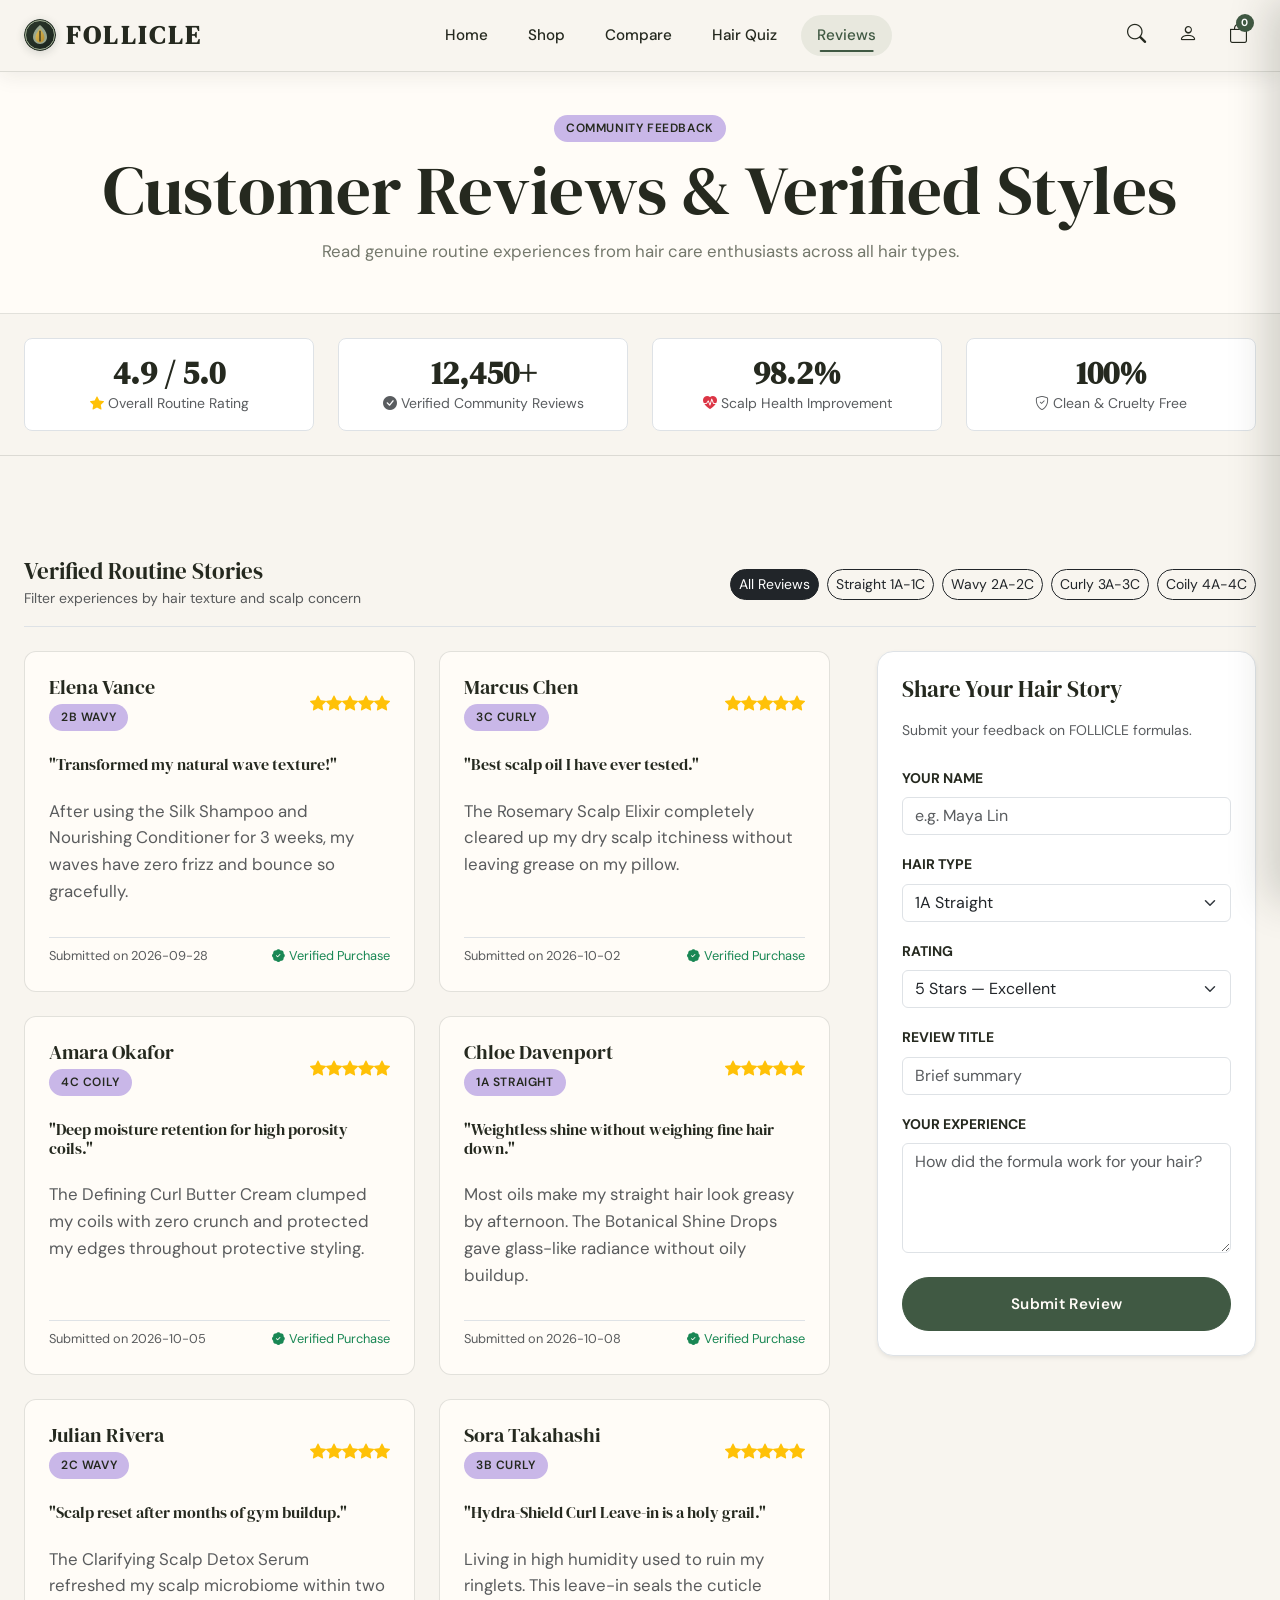
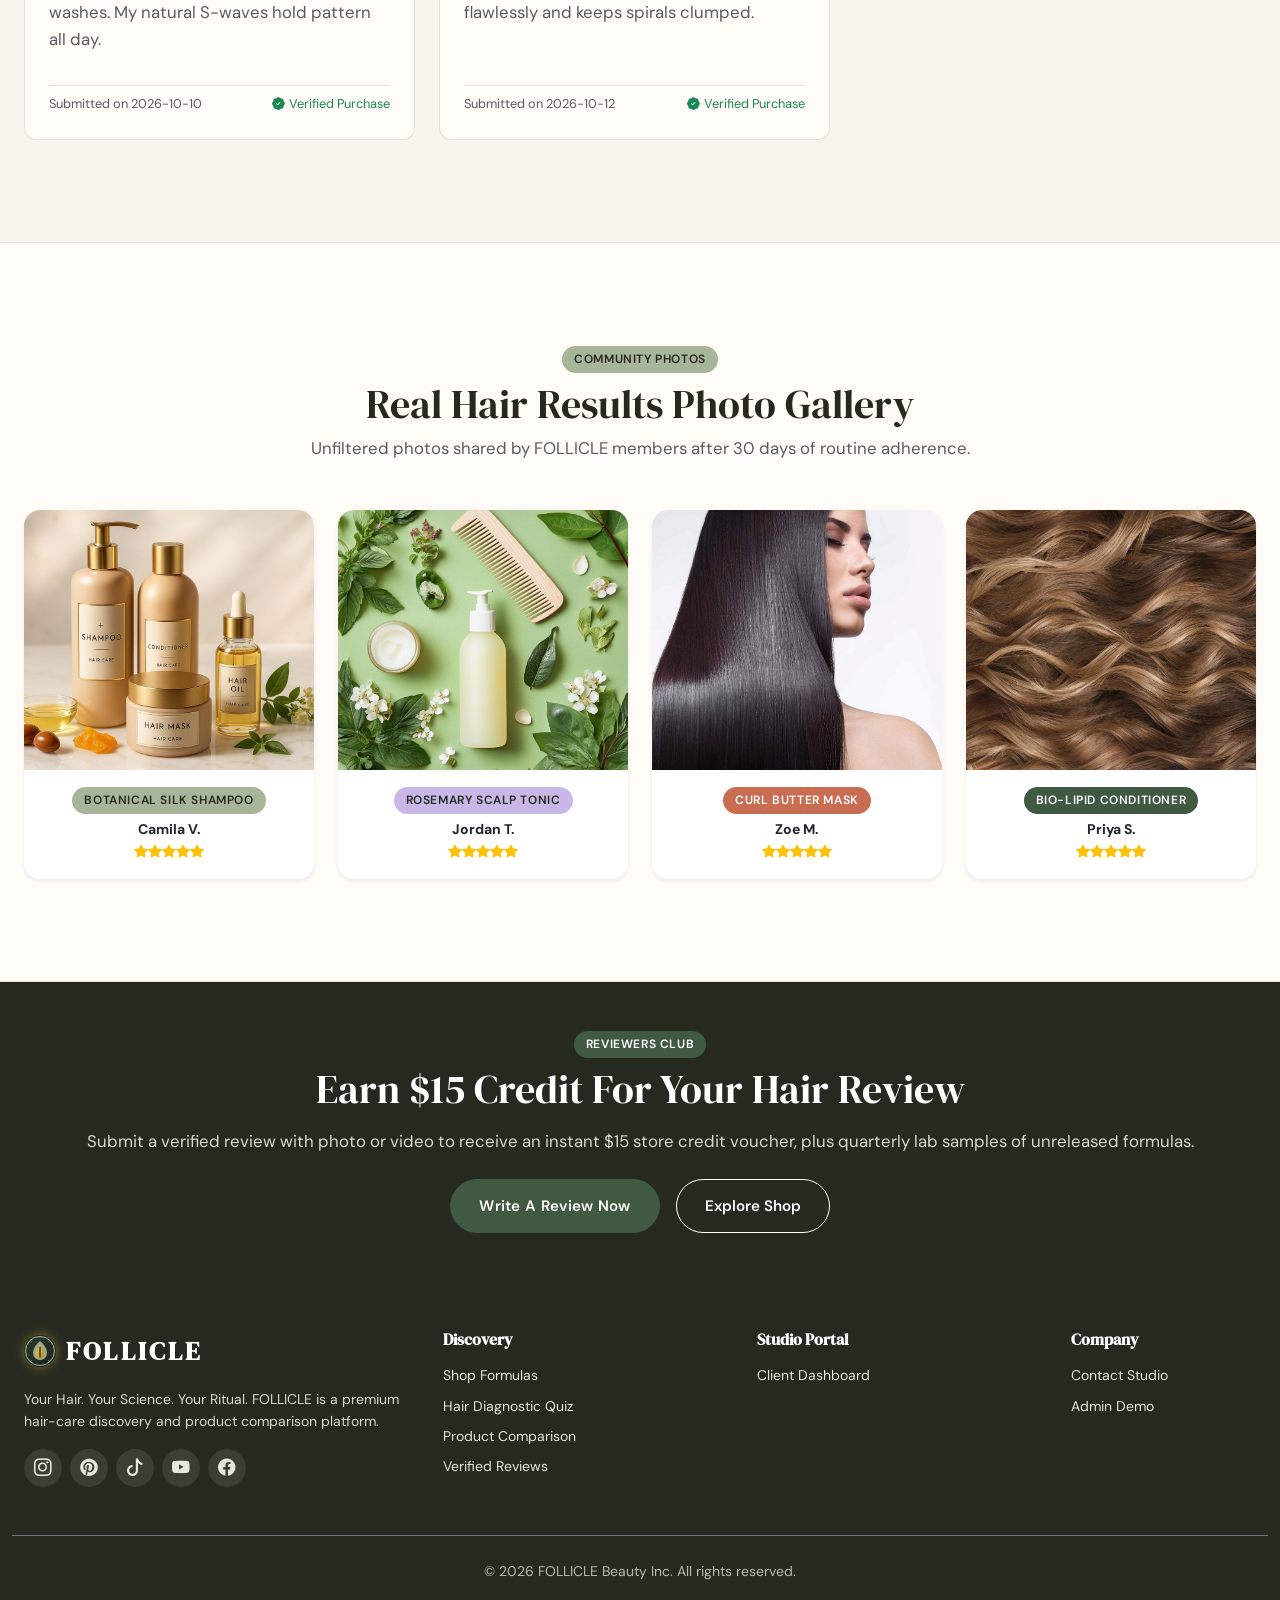
<file: reviews.html>
<!DOCTYPE html>
<html lang="en">
<head>
  <meta charset="UTF-8">
  <meta name="viewport" content="width=device-width, initial-scale=1.0">
  <link rel="icon" type="image/svg+xml" href="assets/images/favicon.svg">
  <title>Customer Reviews & Verified Styles — FOLLICLE Studio</title>
  <link href="https://cdn.jsdelivr.net/npm/bootstrap@5.3.3/dist/css/bootstrap.min.css" rel="stylesheet">
  <link href="https://cdn.jsdelivr.net/npm/bootstrap-icons@1.11.3/font/bootstrap-icons.min.css" rel="stylesheet">
  <link href="https://fonts.googleapis.com/css2?family=DM+Sans:ital,opsz,wght@0,9..40,100..1000;1,9..40,100..1000&family=DM+Serif+Display:ital@0;1&display=swap" rel="stylesheet">
  <link rel="stylesheet" href="assets/css/style.css">
</head>
<body>

          <!-- MOBILE MENU DRAWER -->
  <div class="mobile-nav-drawer" id="mobileNavDrawer">
    <div class="mobile-nav-header">
      <a href="index.html" class="navbar-brand-wrapper">
        <span class="brand-dot"></span> FOLLICLE
      </a>
      <button class="nav-icon-btn" id="mobileMenuClose"><i class="bi bi-x-lg"></i></button>
    </div>
    
    <div class="mobile-nav-links">
      <a href="index.html" class="">Home</a>
      <a href="shop.html" class="">Shop</a>
      <a href="compare.html" class="">Compare</a>
      <a href="hair-quiz.html" class="">Hair Quiz</a>
      <a href="reviews.html" class="active">Reviews</a>
    </div>

    <div class="mobile-nav-footer">
      <div class="d-flex align-items-center justify-content-center gap-4">
        <a href="shop.html" class="nav-icon-btn" title="Search"><i class="bi bi-search fs-5"></i></a>
        <a href="dashboard.html" class="nav-icon-btn" title="Dashboard Account"><i class="bi bi-person fs-5"></i></a>
        <a href="shop.html" class="nav-icon-btn position-relative" title="Cart">
          <i class="bi bi-bag fs-5"></i>
          <span class="cart-count-badge">0</span>
        </a>
      </div>
    </div>
  </div>

  <!-- STICKY NAVBAR -->
  <nav class="navbar-follicle">
    <div class="container-custom d-flex align-items-center justify-content-between">
      <a href="index.html" class="navbar-brand-wrapper">
        <span class="brand-dot"></span> FOLLICLE
      </a>
      
      <div class="d-none d-lg-flex align-items-center gap-2">
        <a href="index.html" class="nav-link-follicle">Home</a>
        <a href="shop.html" class="nav-link-follicle">Shop</a>
        <a href="compare.html" class="nav-link-follicle">Compare</a>
        <a href="hair-quiz.html" class="nav-link-follicle">Hair Quiz</a>
        <a href="reviews.html" class="nav-link-follicle active">Reviews</a>
      </div>

      <div class="d-flex align-items-center gap-3">
        <a href="shop.html" class="nav-icon-btn d-none d-sm-flex" title="Search"><i class="bi bi-search"></i></a>
        <a href="dashboard.html" class="nav-icon-btn d-none d-sm-flex" title="Account"><i class="bi bi-person"></i></a>
        <a href="shop.html" class="nav-icon-btn position-relative" title="Cart">
          <i class="bi bi-bag"></i>
          <span class="cart-count-badge">0</span>
        </a>
        <button class="nav-icon-btn d-lg-none ms-2" id="mobileMenuToggle">
          <i class="bi bi-list fs-3"></i>
        </button>
      </div>
    </div>
  </nav>

  

    

  <!-- PAGE HEADER -->
  <section class="py-5" style="background-color: var(--color-paper); border-bottom: 1px solid var(--color-border);">
    <div class="container-custom text-center max-w-700 mx-auto">
      <span class="badge-tag badge-lilac mb-2">COMMUNITY FEEDBACK</span>
      <h1>Customer Reviews & Verified Styles</h1>
      <p class="mb-0">Read genuine routine experiences from hair care enthusiasts across all hair types.</p>
    </div>
  </section>

  <!-- SECTION 1: COMMUNITY METRICS & PROOF -->
  <section class="py-4" style="background-color: var(--color-cream); border-bottom: 1px solid var(--color-border);">
    <div class="container-custom">
      <div class="row g-4 text-center">
        <div class="col-6 col-md-3">
          <div class="p-3 bg-white rounded-3 border">
            <div class="fs-2 font-heading text-forest fw-bold">4.9 / 5.0</div>
            <div class="small text-muted"><i class="bi bi-star-fill text-warning"></i> Overall Routine Rating</div>
          </div>
        </div>
        <div class="col-6 col-md-3">
          <div class="p-3 bg-white rounded-3 border">
            <div class="fs-2 font-heading text-forest fw-bold">12,450+</div>
            <div class="small text-muted"><i class="bi bi-check-circle-fill text-sage"></i> Verified Community Reviews</div>
          </div>
        </div>
        <div class="col-6 col-md-3">
          <div class="p-3 bg-white rounded-3 border">
            <div class="fs-2 font-heading text-forest fw-bold">98.2%</div>
            <div class="small text-muted"><i class="bi bi-heart-pulse-fill text-danger"></i> Scalp Health Improvement</div>
          </div>
        </div>
        <div class="col-6 col-md-3">
          <div class="p-3 bg-white rounded-3 border">
            <div class="fs-2 font-heading text-forest fw-bold">100%</div>
            <div class="small text-muted"><i class="bi bi-shield-check text-forest"></i> Clean & Cruelty Free</div>
          </div>
        </div>
      </div>
    </div>
  </section>

  <!-- MAIN REVIEWS SECTION -->
  <section class="section-padding">
    <div class="container-custom">
      
      <!-- SECTION 2: CATEGORY FILTER PILLS -->
      <div class="d-flex align-items-center justify-content-between flex-wrap gap-3 mb-4 pb-3 border-bottom">
        <div>
          <h4 class="font-heading mb-0">Verified Routine Stories</h4>
          <span class="small text-muted">Filter experiences by hair texture and scalp concern</span>
        </div>
        <div class="d-flex flex-wrap gap-2">
          <button class="btn btn-sm btn-outline-dark rounded-pill active" onclick="filterReviewCards('all')">All Reviews</button>
          <button class="btn btn-sm btn-outline-dark rounded-pill" onclick="filterReviewCards('straight')">Straight 1A-1C</button>
          <button class="btn btn-sm btn-outline-dark rounded-pill" onclick="filterReviewCards('wavy')">Wavy 2A-2C</button>
          <button class="btn btn-sm btn-outline-dark rounded-pill" onclick="filterReviewCards('curly')">Curly 3A-3C</button>
          <button class="btn btn-sm btn-outline-dark rounded-pill" onclick="filterReviewCards('coily')">Coily 4A-4C</button>
        </div>
      </div>

      <div class="row g-5">
        
        <!-- Review List -->
        <div class="col-lg-8">
          <div class="row g-4" id="reviewsGrid">
            <!-- Rendered by main.js -->
          </div>
        </div>

        <!-- Write Review Form -->
        <div class="col-lg-4">
          <div class="p-4 bg-white rounded-4 border shadow-sm sticky-top" style="top: 100px;">
            <h4 class="font-heading mb-3">Share Your Hair Story</h4>
            <p class="small text-muted mb-4">Submit your feedback on FOLLICLE formulas.</p>
            
            <form id="writeReviewForm">
              <div class="mb-3">
                <label class="form-label small fw-bold">YOUR NAME</label>
                <input type="text" id="revName" class="form-control" placeholder="e.g. Maya Lin" required>
              </div>

              <div class="mb-3">
                <label class="form-label small fw-bold">HAIR TYPE</label>
                <select id="revHairType" class="form-select" required>
                  <option value="1A Straight">1A Straight</option>
                  <option value="2B Wavy">2B Wavy</option>
                  <option value="3C Curly">3C Curly</option>
                  <option value="4C Coily">4C Coily</option>
                </select>
              </div>

              <div class="mb-3">
                <label class="form-label small fw-bold">RATING</label>
                <select id="revRating" class="form-select" required>
                  <option value="5">5 Stars — Excellent</option>
                  <option value="4">4 Stars — Very Good</option>
                  <option value="3">3 Stars — Average</option>
                </select>
              </div>

              <div class="mb-3">
                <label class="form-label small fw-bold">REVIEW TITLE</label>
                <input type="text" id="revTitle" class="form-control" placeholder="Brief summary" required>
              </div>

              <div class="mb-4">
                <label class="form-label small fw-bold">YOUR EXPERIENCE</label>
                <textarea id="revText" class="form-control" rows="4" placeholder="How did the formula work for your hair?" required></textarea>
              </div>

              <button type="submit" class="btn-follicle-primary w-100">Submit Review</button>
            </form>
          </div>
        </div>

      </div>
    </div>
  </section>

  <!-- SECTION 3: VERIFIED VISUAL PHOTO GALLERY -->
  <section class="section-padding" style="background-color: var(--color-paper); border-top: 1px solid var(--color-border); border-bottom: 1px solid var(--color-border);">
    <div class="container-custom">
      <div class="text-center max-w-700 mx-auto mb-5">
        <span class="badge-tag badge-sage mb-2">COMMUNITY PHOTOS</span>
        <h2 class="font-heading fs-1">Real Hair Results Photo Gallery</h2>
        <p class="text-muted">Unfiltered photos shared by FOLLICLE members after 30 days of routine adherence.</p>
      </div>

      <div class="row g-4">
        <div class="col-6 col-lg-3">
          <div class="card border-0 rounded-4 overflow-hidden shadow-sm h-100 transition-all hover-lift">
            <img src="assets/images/4.jpg" class="card-img-top" alt="Review Photo 1" style="height: 260px; object-fit: cover;">
            <div class="card-body p-3 text-center">
              <span class="badge-tag badge-sage mb-1">Botanical Silk Shampoo</span>
              <div class="fw-bold small text-dark">Camila V.</div>
              <div class="text-warning small"><i class="bi bi-star-fill"></i><i class="bi bi-star-fill"></i><i class="bi bi-star-fill"></i><i class="bi bi-star-fill"></i><i class="bi bi-star-fill"></i></div>
            </div>
          </div>
        </div>

        <div class="col-6 col-lg-3">
          <div class="card border-0 rounded-4 overflow-hidden shadow-sm h-100 transition-all hover-lift">
            <img src="assets/images/5.jpg" class="card-img-top" alt="Review Photo 2" style="height: 260px; object-fit: cover;">
            <div class="card-body p-3 text-center">
              <span class="badge-tag badge-lilac mb-1">Rosemary Scalp Tonic</span>
              <div class="fw-bold small text-dark">Jordan T.</div>
              <div class="text-warning small"><i class="bi bi-star-fill"></i><i class="bi bi-star-fill"></i><i class="bi bi-star-fill"></i><i class="bi bi-star-fill"></i><i class="bi bi-star-fill"></i></div>
            </div>
          </div>
        </div>

        <div class="col-6 col-lg-3">
          <div class="card border-0 rounded-4 overflow-hidden shadow-sm h-100 transition-all hover-lift">
            <img src="assets/images/6.jpg" class="card-img-top" alt="Review Photo 3" style="height: 260px; object-fit: cover;">
            <div class="card-body p-3 text-center">
              <span class="badge-tag badge-terracotta text-white mb-1">Curl Butter Mask</span>
              <div class="fw-bold small text-dark">Zoe M.</div>
              <div class="text-warning small"><i class="bi bi-star-fill"></i><i class="bi bi-star-fill"></i><i class="bi bi-star-fill"></i><i class="bi bi-star-fill"></i><i class="bi bi-star-fill"></i></div>
            </div>
          </div>
        </div>

        <div class="col-6 col-lg-3">
          <div class="card border-0 rounded-4 overflow-hidden shadow-sm h-100 transition-all hover-lift">
            <img src="assets/images/7.jpg" class="card-img-top" alt="Review Photo 4" style="height: 260px; object-fit: cover;">
            <div class="card-body p-3 text-center">
              <span class="badge-tag badge-forest text-white mb-1">Bio-Lipid Conditioner</span>
              <div class="fw-bold small text-dark">Priya S.</div>
              <div class="text-warning small"><i class="bi bi-star-fill"></i><i class="bi bi-star-fill"></i><i class="bi bi-star-fill"></i><i class="bi bi-star-fill"></i><i class="bi bi-star-fill"></i></div>
            </div>
          </div>
        </div>
      </div>
    </div>
  </section>

  <!-- SECTION 4: REVIEW CIRCLE MEMBER REWARDS CALLOUT -->
  <section class="py-5" style="background-color: var(--color-ink); color: var(--color-cream);">
    <div class="container-custom text-center max-w-800 mx-auto">
      <span class="badge-tag badge-forest text-white mb-2">REVIEWERS CLUB</span>
      <h2 class="font-heading text-white fs-1 mb-3">Earn $15 Credit For Your Hair Review</h2>
      <p class="mb-4" style="color: #D5DACF;">Submit a verified review with photo or video to receive an instant $15 store credit voucher, plus quarterly lab samples of unreleased formulas.</p>
      <div class="d-flex justify-content-center gap-3">
        <a href="#writeReviewForm" class="btn-follicle-primary">Write A Review Now</a>
        <a href="shop.html" class="btn-follicle-secondary text-white border-white">Explore Shop</a>
      </div>
    </div>
  </section>

  <!-- FOOTER -->
  <footer class="pt-5 pb-4" style="background-color: var(--color-ink); color: var(--color-cream);">
    <div class="container-custom">
      <div class="row g-4 pb-5 border-bottom border-secondary">
        <div class="col-lg-4">
          <a href="index.html" class="navbar-brand-wrapper text-white mb-3">
            <span class="brand-dot"></span> FOLLICLE
          </a>
          <p class="small mb-3" style="color: #D5DACF; line-height: 1.6;">Your Hair. Your Science. Your Ritual. FOLLICLE is a premium hair-care discovery and product comparison platform.</p>
          <div class="d-flex align-items-center gap-2">
            <a href="#" class="social-icon-btn" title="Instagram"><i class="bi bi-instagram"></i></a>
            <a href="#" class="social-icon-btn" title="Pinterest"><i class="bi bi-pinterest"></i></a>
            <a href="#" class="social-icon-btn" title="TikTok"><i class="bi bi-tiktok"></i></a>
            <a href="#" class="social-icon-btn" title="YouTube"><i class="bi bi-youtube"></i></a>
            <a href="#" class="social-icon-btn" title="Facebook"><i class="bi bi-facebook"></i></a>
          </div>
        </div>
        <div class="col-6 col-lg-3">
          <h6 class="text-white mb-3 fw-bold">Discovery</h6>
          <ul class="list-unstyled small d-flex flex-column gap-2 mb-0">
            <li><a href="shop.html" class="footer-link">Shop Formulas</a></li>
            <li><a href="hair-quiz.html" class="footer-link">Hair Diagnostic Quiz</a></li>
            <li><a href="compare.html" class="footer-link">Product Comparison</a></li>
            <li><a href="reviews.html" class="footer-link">Verified Reviews</a></li>
          </ul>
        </div>
        <div class="col-6 col-lg-3">
          <h6 class="text-white mb-3 fw-bold">Studio Portal</h6>
          <ul class="list-unstyled small d-flex flex-column gap-2 mb-0">
            <li><a href="dashboard.html" class="footer-link">Client Dashboard</a></li>
          </ul>
        </div>
        <div class="col-6 col-lg-2">
          <h6 class="text-white mb-3 fw-bold">Company</h6>
          <ul class="list-unstyled small d-flex flex-column gap-2 mb-0">
            <li><a href="contact.html" class="footer-link">Contact Studio</a></li>
            <li><a href="admin.html" class="footer-link">Admin Demo</a></li>
          </ul>
        </div>
      </div>
      <div class="pt-4 text-center small" style="color: #B5BCAE;">
        &copy; 2026 FOLLICLE Beauty Inc. All rights reserved.
      </div>
    </div>
  </footer>

  <script src="https://cdn.jsdelivr.net/npm/bootstrap@5.3.3/dist/js/bootstrap.bundle.min.js"></script>
  <script src="assets/js/main.js"></script>
</body>
</html>
</file>
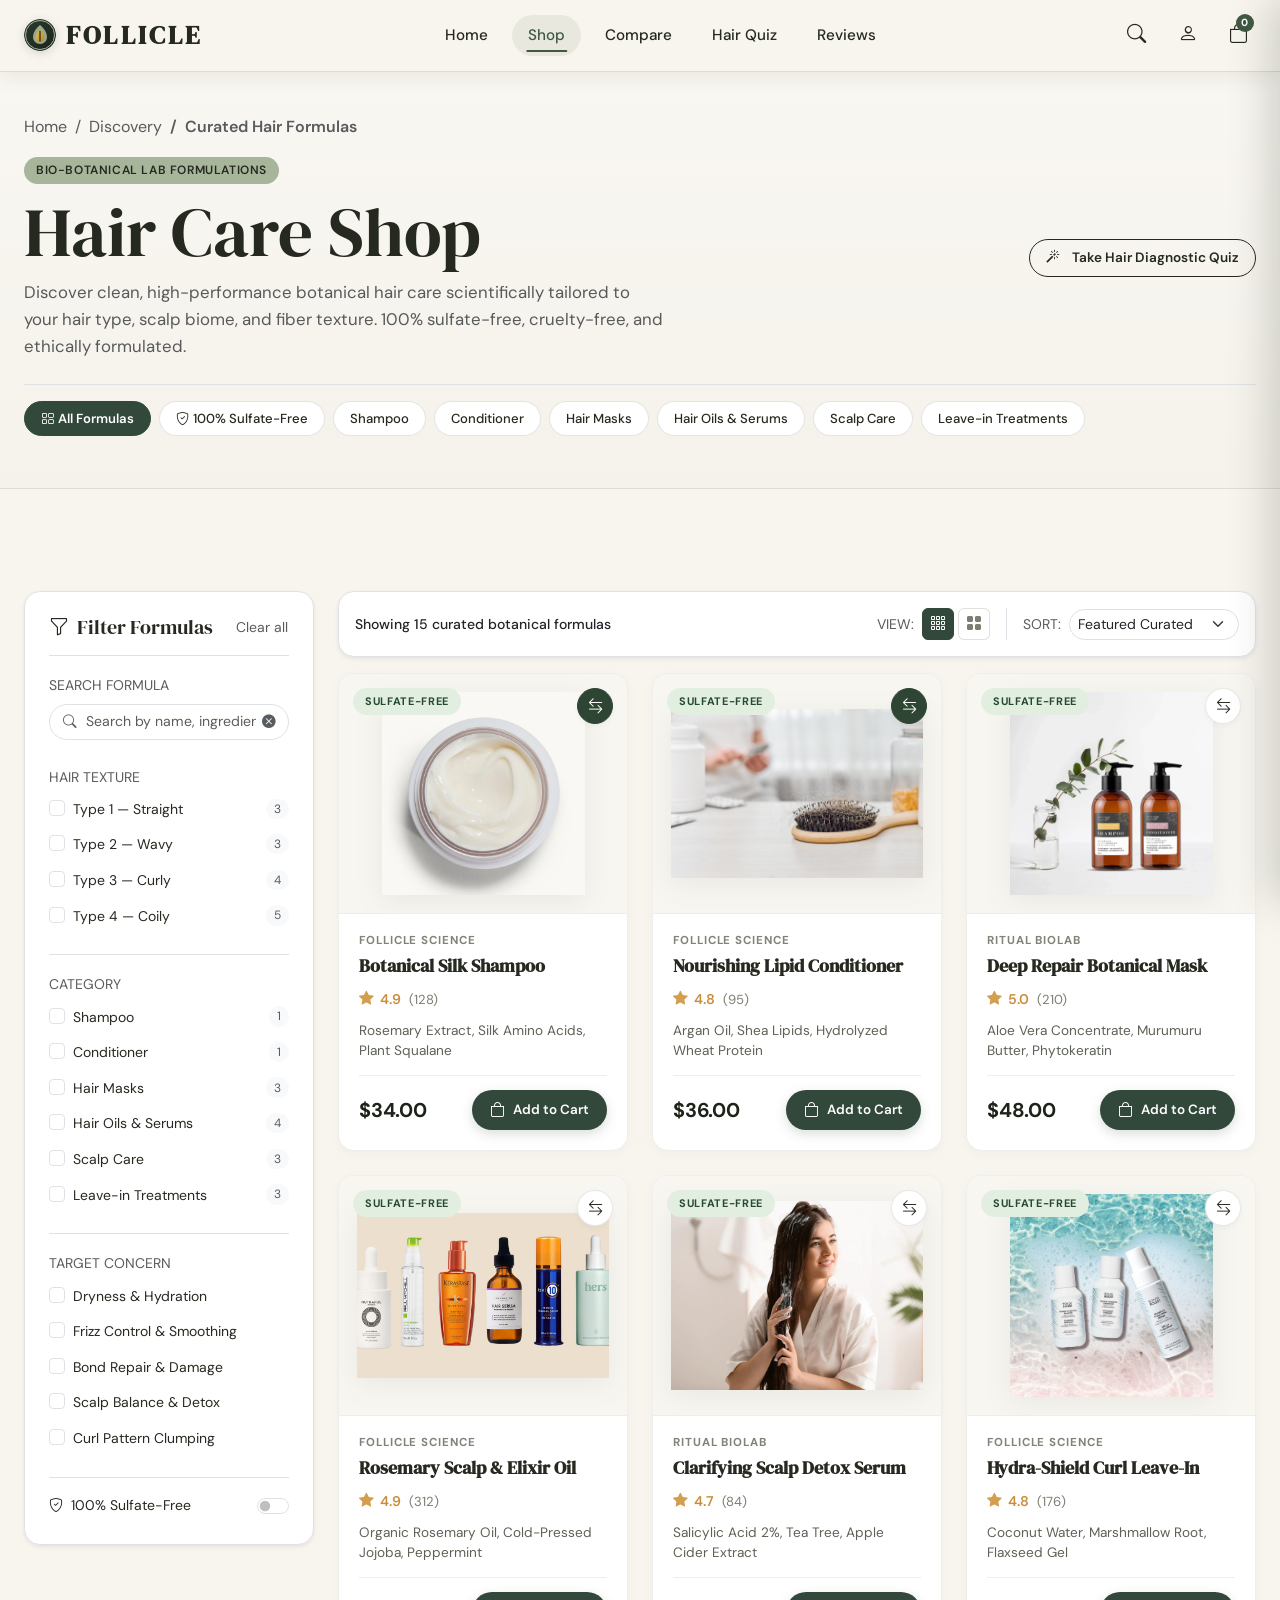
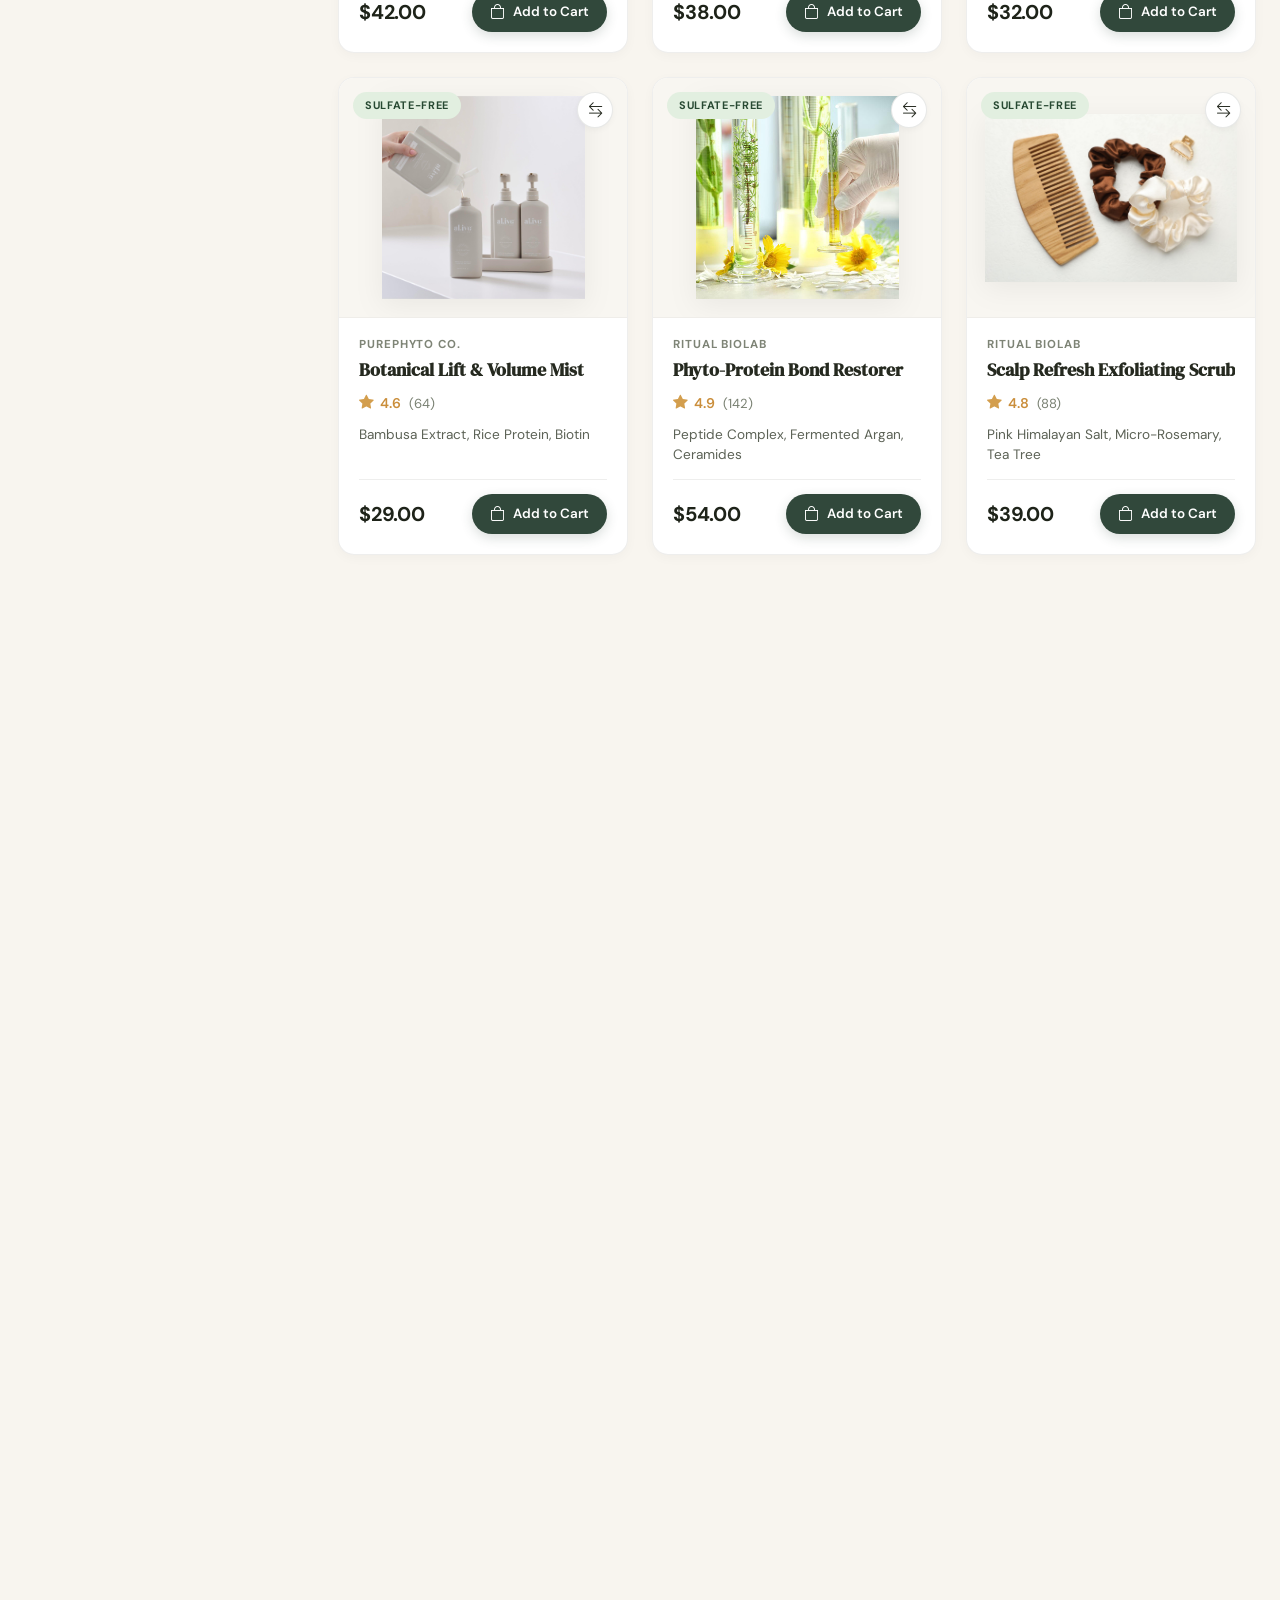
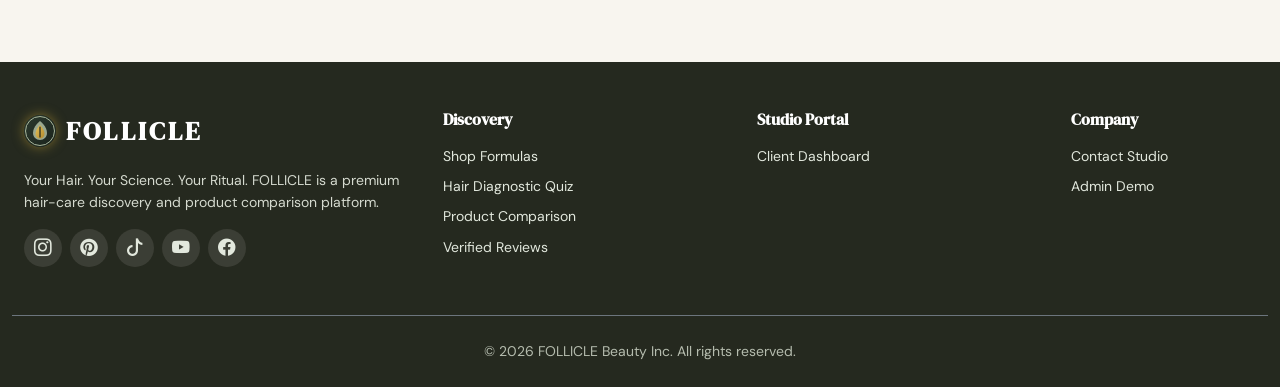
<file: shop.html>
<!DOCTYPE html>
<html lang="en">
<head>
  <meta charset="UTF-8">
  <meta name="viewport" content="width=device-width, initial-scale=1.0">
  <link rel="icon" type="image/svg+xml" href="assets/images/favicon.svg">
  <title>Shop Botanical Hair Care — FOLLICLE Studio</title>
  <meta name="description" content="Browse FOLLICLE's curated collection of sulfate-free shampoos, conditioners, scalp oils, and deep repair masks. Filter by hair type and ingredient concerns.">
  
  <link href="https://cdn.jsdelivr.net/npm/bootstrap@5.3.3/dist/css/bootstrap.min.css" rel="stylesheet">
  <link href="https://cdn.jsdelivr.net/npm/bootstrap-icons@1.11.3/font/bootstrap-icons.min.css" rel="stylesheet">
  <link href="https://fonts.googleapis.com/css2?family=DM+Sans:ital,opsz,wght@0,9..40,100..1000;1,9..40,100..1000&family=DM+Serif+Display:ital@0;1&display=swap" rel="stylesheet">
  <link rel="stylesheet" href="assets/css/style.css">
</head>
<body>

          <!-- MOBILE MENU DRAWER -->
  <div class="mobile-nav-drawer" id="mobileNavDrawer">
    <div class="mobile-nav-header">
      <a href="index.html" class="navbar-brand-wrapper">
        <span class="brand-dot"></span> FOLLICLE
      </a>
      <button class="nav-icon-btn" id="mobileMenuClose"><i class="bi bi-x-lg"></i></button>
    </div>
    
    <div class="mobile-nav-links">
      <a href="index.html" class="">Home</a>
      <a href="shop.html" class="active">Shop</a>
      <a href="compare.html" class="">Compare</a>
      <a href="hair-quiz.html" class="">Hair Quiz</a>
      <a href="reviews.html" class="">Reviews</a>
    </div>

    <div class="mobile-nav-footer">
      <div class="d-flex align-items-center justify-content-center gap-4">
        <a href="shop.html" class="nav-icon-btn" title="Search"><i class="bi bi-search fs-5"></i></a>
        <a href="dashboard.html" class="nav-icon-btn" title="Dashboard Account"><i class="bi bi-person fs-5"></i></a>
        <a href="shop.html" class="nav-icon-btn position-relative" title="Cart">
          <i class="bi bi-bag fs-5"></i>
          <span class="cart-count-badge">0</span>
        </a>
      </div>
    </div>
  </div>

  <!-- STICKY NAVBAR -->
  <nav class="navbar-follicle">
    <div class="container-custom d-flex align-items-center justify-content-between">
      <a href="index.html" class="navbar-brand-wrapper">
        <span class="brand-dot"></span> FOLLICLE
      </a>
      
      <div class="d-none d-lg-flex align-items-center gap-2">
        <a href="index.html" class="nav-link-follicle">Home</a>
        <a href="shop.html" class="nav-link-follicle active">Shop</a>
        <a href="compare.html" class="nav-link-follicle">Compare</a>
        <a href="hair-quiz.html" class="nav-link-follicle">Hair Quiz</a>
        <a href="reviews.html" class="nav-link-follicle">Reviews</a>
      </div>

      <div class="d-flex align-items-center gap-3">
        <a href="shop.html" class="nav-icon-btn d-none d-sm-flex" title="Search"><i class="bi bi-search"></i></a>
        <a href="dashboard.html" class="nav-icon-btn d-none d-sm-flex" title="Account"><i class="bi bi-person"></i></a>
        <a href="shop.html" class="nav-icon-btn position-relative" title="Cart">
          <i class="bi bi-bag"></i>
          <span class="cart-count-badge">0</span>
        </a>
        <button class="nav-icon-btn d-lg-none ms-2" id="mobileMenuToggle">
          <i class="bi bi-list fs-3"></i>
        </button>
      </div>
    </div>
  </nav>

  

    

  <!-- PAGE HEADER & BREADCRUMBS -->
  <section class="py-5 shop-header-section" style="background: linear-gradient(180deg, #F9F7F2 0%, #F5F2EB 100%); border-bottom: 1px solid var(--color-border);">
    <div class="container-custom">
      <!-- Breadcrumb -->
      <nav aria-label="breadcrumb" class="mb-3">
        <ol class="breadcrumb small mb-0">
          <li class="breadcrumb-item"><a href="index.html" class="text-muted text-decoration-none">Home</a></li>
          <li class="breadcrumb-item"><a href="shop.html" class="text-muted text-decoration-none">Discovery</a></li>
          <li class="breadcrumb-item active text-forest fw-semibold" aria-current="page">Curated Hair Formulas</li>
        </ol>
      </nav>

      <div class="row align-items-center justify-content-between g-4">
        <div class="col-lg-8">
          <span class="badge-tag badge-sage mb-2">BIO-BOTANICAL LAB FORMULATIONS</span>
          <h1 class="mb-2">Hair Care Shop</h1>
          <p class="mb-0 text-muted" style="max-width: 640px; font-size: 1.05rem;">
            Discover clean, high-performance botanical hair care scientifically tailored to your hair type, scalp biome, and fiber texture. 100% sulfate-free, cruelty-free, and ethically formulated.
          </p>
        </div>
        <div class="col-lg-4 text-lg-end">
          <a href="hair-quiz.html" class="btn btn-follicle-secondary btn-follicle-sm">
            <i class="bi bi-magic me-1"></i> Take Hair Diagnostic Quiz
          </a>
        </div>
      </div>

      <!-- Quick Filter Bar -->
      <div class="shop-quick-filter-bar mt-4 pt-3 border-top">
        <button class="quick-filter-chip active" data-category="all">
          <i class="bi bi-grid me-1"></i> All Formulas
        </button>
        <button class="quick-filter-chip" data-category="sulfate-free">
          <i class="bi bi-shield-check me-1 text-forest"></i> 100% Sulfate-Free
        </button>
        <button class="quick-filter-chip" data-category="Shampoo">
          Shampoo
        </button>
        <button class="quick-filter-chip" data-category="Conditioner">
          Conditioner
        </button>
        <button class="quick-filter-chip" data-category="Hair Masks">
          Hair Masks
        </button>
        <button class="quick-filter-chip" data-category="Hair Oils">
          Hair Oils & Serums
        </button>
        <button class="quick-filter-chip" data-category="Scalp Care">
          Scalp Care
        </button>
        <button class="quick-filter-chip" data-category="Leave-in Treatments">
          Leave-in Treatments
        </button>
      </div>
    </div>
  </section>

  <!-- MAIN CATALOG CONTENT -->
  <section class="section-padding" style="background-color: var(--color-cream); min-height: 80vh;">
    <div class="container-custom">
      <div class="row g-4">
        
        <!-- SIDEBAR FILTERS (DESKTOP ASIDE / MOBILE & TAB SLIDE DRAWER) -->
        <div class="col-lg-3 shop-filters-col">
          <div class="shop-filter-backdrop" id="shopFilterBackdrop"></div>
          <div class="p-4 rounded-4 bg-white border sticky-top shadow-sm shop-filter-card" id="shopFilterDrawer" style="top: 86px; z-index: 10;">
            <div class="d-flex align-items-center justify-content-between mb-3 pb-3 border-bottom shop-filter-header">
              <h5 class="font-heading mb-0 d-flex align-items-center gap-2">
                <i class="bi bi-funnel text-forest"></i>
                <span>Filter Formulas</span>
              </h5>
              <div class="d-flex align-items-center gap-2">
                <button class="btn btn-link btn-sm text-decoration-none text-muted p-0 small" id="sidebarResetBtn" title="Reset all filters">
                  Clear all
                </button>
                <button type="button" class="btn-close d-lg-none ms-2" id="shopFilterCloseBtn" aria-label="Close Filters"></button>
              </div>
            </div>

            <!-- Search -->
            <div class="mb-4">
              <label class="form-label font-weight-bold small text-muted text-uppercase letter-spacing-1">Search Formula</label>
              <div class="position-relative">
                <input type="text" id="shopSearchInput" class="form-control" placeholder="Search by name, ingredient..." style="border-radius: 9999px; padding-left: 36px; padding-right: 32px; font-size: 0.88rem;">
                <i class="bi bi-search position-absolute top-50 translate-middle-y text-muted" style="left: 14px; font-size: 0.85rem;"></i>
                <button type="button" id="shopSearchClear" class="btn btn-sm btn-link position-absolute top-50 translate-middle-y text-muted p-0" style="right: 12px; font-size: 0.85rem;" title="Clear search">
                  <i class="bi bi-x-circle-fill"></i>
                </button>
              </div>
            </div>

            <!-- Hair Type Filter -->
            <div class="mb-4">
              <label class="form-label font-weight-bold small text-muted text-uppercase letter-spacing-1">Hair Texture</label>
              <div class="d-flex flex-column gap-2">
                <div class="form-check d-flex justify-content-between align-items-center">
                  <div>
                    <input class="form-check-input filter-input filter-hairtype" type="checkbox" value="Straight" id="htStraight">
                    <label class="form-check-label small" for="htStraight">Type 1 — Straight</label>
                  </div>
                  <span class="badge rounded-pill bg-light text-muted small fw-normal">3</span>
                </div>
                <div class="form-check d-flex justify-content-between align-items-center">
                  <div>
                    <input class="form-check-input filter-input filter-hairtype" type="checkbox" value="Wavy" id="htWavy">
                    <label class="form-check-label small" for="htWavy">Type 2 — Wavy</label>
                  </div>
                  <span class="badge rounded-pill bg-light text-muted small fw-normal">3</span>
                </div>
                <div class="form-check d-flex justify-content-between align-items-center">
                  <div>
                    <input class="form-check-input filter-input filter-hairtype" type="checkbox" value="Curly" id="htCurly">
                    <label class="form-check-label small" for="htCurly">Type 3 — Curly</label>
                  </div>
                  <span class="badge rounded-pill bg-light text-muted small fw-normal">4</span>
                </div>
                <div class="form-check d-flex justify-content-between align-items-center">
                  <div>
                    <input class="form-check-input filter-input filter-hairtype" type="checkbox" value="Coily" id="htCoily">
                    <label class="form-check-label small" for="htCoily">Type 4 — Coily</label>
                  </div>
                  <span class="badge rounded-pill bg-light text-muted small fw-normal">5</span>
                </div>
              </div>
            </div>

            <!-- Product Category -->
            <div class="mb-4 pt-3 border-top">
              <label class="form-label font-weight-bold small text-muted text-uppercase letter-spacing-1">Category</label>
              <div class="d-flex flex-column gap-2">
                <div class="form-check d-flex justify-content-between align-items-center">
                  <div>
                    <input class="form-check-input filter-input filter-category" type="checkbox" value="Shampoo" id="catShampoo">
                    <label class="form-check-label small" for="catShampoo">Shampoo</label>
                  </div>
                  <span class="badge rounded-pill bg-light text-muted small fw-normal">1</span>
                </div>
                <div class="form-check d-flex justify-content-between align-items-center">
                  <div>
                    <input class="form-check-input filter-input filter-category" type="checkbox" value="Conditioner" id="catCond">
                    <label class="form-check-label small" for="catCond">Conditioner</label>
                  </div>
                  <span class="badge rounded-pill bg-light text-muted small fw-normal">1</span>
                </div>
                <div class="form-check d-flex justify-content-between align-items-center">
                  <div>
                    <input class="form-check-input filter-input filter-category" type="checkbox" value="Hair Masks" id="catMask">
                    <label class="form-check-label small" for="catMask">Hair Masks</label>
                  </div>
                  <span class="badge rounded-pill bg-light text-muted small fw-normal">3</span>
                </div>
                <div class="form-check d-flex justify-content-between align-items-center">
                  <div>
                    <input class="form-check-input filter-input filter-category" type="checkbox" value="Hair Oils" id="catOil">
                    <label class="form-check-label small" for="catOil">Hair Oils & Serums</label>
                  </div>
                  <span class="badge rounded-pill bg-light text-muted small fw-normal">4</span>
                </div>
                <div class="form-check d-flex justify-content-between align-items-center">
                  <div>
                    <input class="form-check-input filter-input filter-category" type="checkbox" value="Scalp Care" id="catScalp">
                    <label class="form-check-label small" for="catScalp">Scalp Care</label>
                  </div>
                  <span class="badge rounded-pill bg-light text-muted small fw-normal">3</span>
                </div>
                <div class="form-check d-flex justify-content-between align-items-center">
                  <div>
                    <input class="form-check-input filter-input filter-category" type="checkbox" value="Leave-in Treatments" id="catLeaveIn">
                    <label class="form-check-label small" for="catLeaveIn">Leave-in Treatments</label>
                  </div>
                  <span class="badge rounded-pill bg-light text-muted small fw-normal">3</span>
                </div>
              </div>
            </div>

            <!-- Hair Concerns -->
            <div class="mb-4 pt-3 border-top">
              <label class="form-label font-weight-bold small text-muted text-uppercase letter-spacing-1">Target Concern</label>
              <div class="d-flex flex-column gap-2">
                <div class="form-check">
                  <input class="form-check-input filter-input filter-concern" type="checkbox" value="Dryness" id="conDry">
                  <label class="form-check-label small" for="conDry">Dryness & Hydration</label>
                </div>
                <div class="form-check">
                  <input class="form-check-input filter-input filter-concern" type="checkbox" value="Frizz" id="conFrizz">
                  <label class="form-check-label small" for="conFrizz">Frizz Control & Smoothing</label>
                </div>
                <div class="form-check">
                  <input class="form-check-input filter-input filter-concern" type="checkbox" value="Damaged Hair" id="conDamage">
                  <label class="form-check-label small" for="conDamage">Bond Repair & Damage</label>
                </div>
                <div class="form-check">
                  <input class="form-check-input filter-input filter-concern" type="checkbox" value="Scalp Care" id="conScalp">
                  <label class="form-check-label small" for="conScalp">Scalp Balance & Detox</label>
                </div>
                <div class="form-check">
                  <input class="form-check-input filter-input filter-concern" type="checkbox" value="Curl Definition" id="conCurl">
                  <label class="form-check-label small" for="conCurl">Curl Pattern Clumping</label>
                </div>
              </div>
            </div>

            <!-- Sulfate Free Toggle -->
            <div class="pt-3 border-top">
              <div class="form-check form-switch d-flex align-items-center justify-content-between p-0">
                <label class="form-check-label font-weight-bold small text-forest" for="filterSulfateFree">
                  <i class="bi bi-shield-check me-1"></i> 100% Sulfate-Free
                </label>
                <input class="form-check-input filter-input m-0" type="checkbox" id="filterSulfateFree" role="switch">
              </div>
            </div>
          </div>
        </div>

        <!-- PRODUCT GRID -->
        <div class="col-lg-9">
          <!-- Toolbar -->
          <div class="d-flex justify-content-between align-items-center mb-3 flex-wrap gap-3 p-3 bg-white rounded-4 border shadow-sm shop-catalog-toolbar">
            <div class="d-flex align-items-center gap-2">
              <!-- Mobile/Tablet Filter Trigger Button -->
              <button class="btn btn-follicle-secondary btn-follicle-sm d-inline-flex d-lg-none align-items-center gap-2" id="shopFilterToggleBtn" type="button" aria-label="Open Filters">
                <i class="bi bi-funnel-fill text-forest"></i>
                <span>Filters</span>
                <span class="badge rounded-pill bg-forest text-paper" id="mobileFilterCountBadge" style="display: none; font-size: 0.72rem; padding: 2px 6px;">0</span>
              </button>
              <span class="text-dark fw-medium small" id="resultsCount">Showing curated botanical formulas</span>
            </div>
            
            <div class="d-flex align-items-center gap-3">
              <!-- View Columns Toggle -->
              <div class="d-none d-md-flex align-items-center gap-1 border-end pe-3">
                <span class="small text-muted me-1">VIEW:</span>
                <button class="btn-view-toggle active" id="viewCols3Btn" title="3 Columns (Comfortable View)">
                  <i class="bi bi-grid-3x3-gap"></i>
                </button>
                <button class="btn-view-toggle" id="viewCols4Btn" title="4 Columns (Compact View)">
                  <i class="bi bi-grid-fill"></i>
                </button>
              </div>

              <!-- Sort Dropdown -->
              <div class="d-flex align-items-center gap-2">
                <label class="small font-weight-bold text-muted text-nowrap">SORT:</label>
                <select id="shopSortSelect" class="form-select form-select-sm" style="width: 170px; border-radius: 9999px;">
                  <option value="featured">Featured Curated</option>
                  <option value="price-low">Price: Low to High</option>
                  <option value="price-high">Price: High to Low</option>
                  <option value="rating">Highest Rated</option>
                  <option value="name-az">Formula: A to Z</option>
                </select>
              </div>
            </div>
          </div>

          <!-- Active Filter Tags Container -->
          <div class="active-filters-wrapper mb-3" id="activeFiltersContainer" style="display: none;"></div>

          <!-- Dynamic Products Catalog Grid -->
          <div class="product-grid" id="productCatalogGrid">
            <!-- Rendered dynamically by main.js matching the exact snip design -->
          </div>
        </div>

      </div>
    </div>
  </section>

  <!-- FOOTER -->
  <footer class="pt-5 pb-4" style="background-color: var(--color-ink); color: var(--color-cream);">
    <div class="container-custom">
      <div class="row g-4 pb-5 border-bottom border-secondary">
        <div class="col-lg-4">
          <a href="index.html" class="navbar-brand-wrapper text-white mb-3">
            <span class="brand-dot"></span> FOLLICLE
          </a>
          <p class="small mb-3" style="color: #D5DACF; line-height: 1.6;">Your Hair. Your Science. Your Ritual. FOLLICLE is a premium hair-care discovery and product comparison platform.</p>
          <div class="d-flex align-items-center gap-2">
            <a href="#" class="social-icon-btn" title="Instagram"><i class="bi bi-instagram"></i></a>
            <a href="#" class="social-icon-btn" title="Pinterest"><i class="bi bi-pinterest"></i></a>
            <a href="#" class="social-icon-btn" title="TikTok"><i class="bi bi-tiktok"></i></a>
            <a href="#" class="social-icon-btn" title="YouTube"><i class="bi bi-youtube"></i></a>
            <a href="#" class="social-icon-btn" title="Facebook"><i class="bi bi-facebook"></i></a>
          </div>
        </div>
        <div class="col-6 col-lg-3">
          <h6 class="text-white mb-3 fw-bold">Discovery</h6>
          <ul class="list-unstyled small d-flex flex-column gap-2 mb-0">
            <li><a href="shop.html" class="footer-link">Shop Formulas</a></li>
            <li><a href="hair-quiz.html" class="footer-link">Hair Diagnostic Quiz</a></li>
            <li><a href="compare.html" class="footer-link">Product Comparison</a></li>
            <li><a href="reviews.html" class="footer-link">Verified Reviews</a></li>
          </ul>
        </div>
        <div class="col-6 col-lg-3">
          <h6 class="text-white mb-3 fw-bold">Studio Portal</h6>
          <ul class="list-unstyled small d-flex flex-column gap-2 mb-0">
            <li><a href="dashboard.html" class="footer-link">Client Dashboard</a></li>
          </ul>
        </div>
        <div class="col-6 col-lg-2">
          <h6 class="text-white mb-3 fw-bold">Company</h6>
          <ul class="list-unstyled small d-flex flex-column gap-2 mb-0">
            <li><a href="contact.html" class="footer-link">Contact Studio</a></li>
            <li><a href="admin.html" class="footer-link">Admin Demo</a></li>
          </ul>
        </div>
      </div>
      <div class="pt-4 text-center small" style="color: #B5BCAE;">
        &copy; 2026 FOLLICLE Beauty Inc. All rights reserved.
      </div>
    </div>
  </footer>

  <script src="https://cdn.jsdelivr.net/npm/bootstrap@5.3.3/dist/js/bootstrap.bundle.min.js"></script>
  <script src="assets/js/main.js"></script>
</body>
</html>
</file>
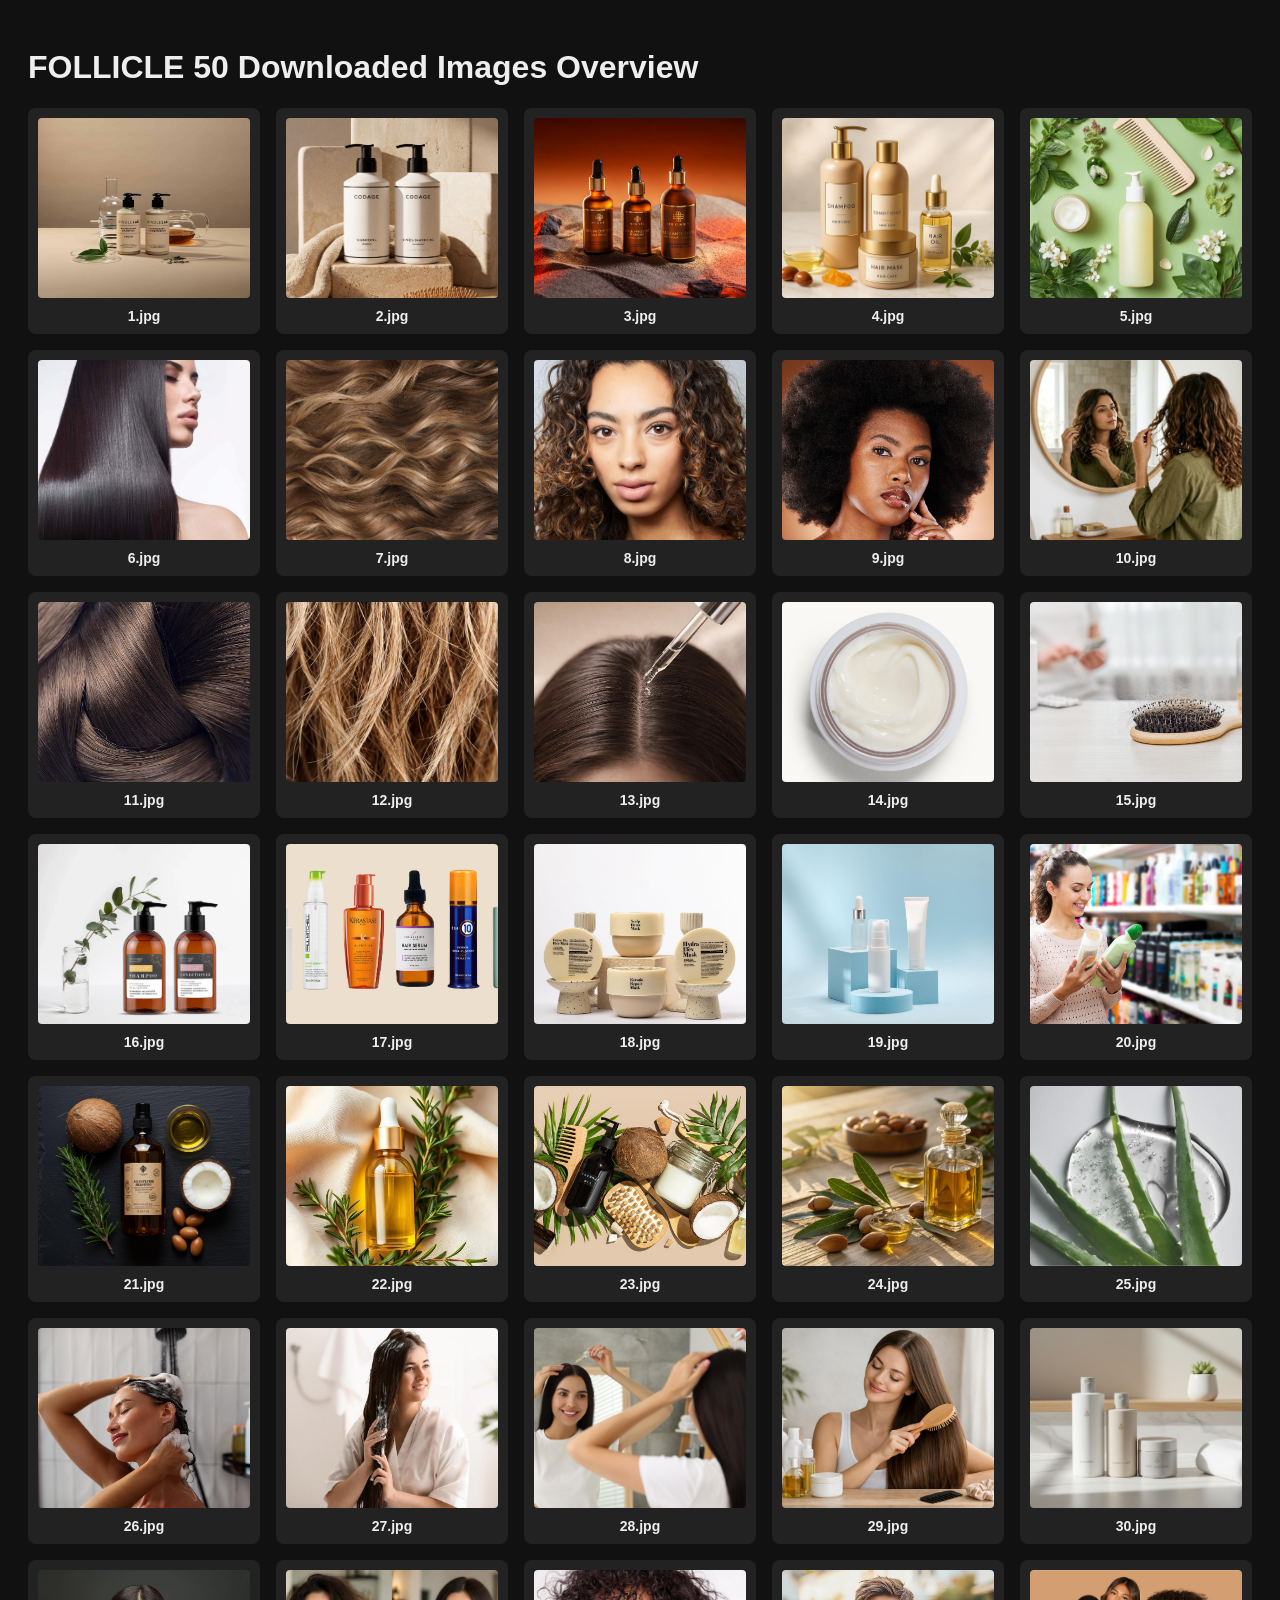
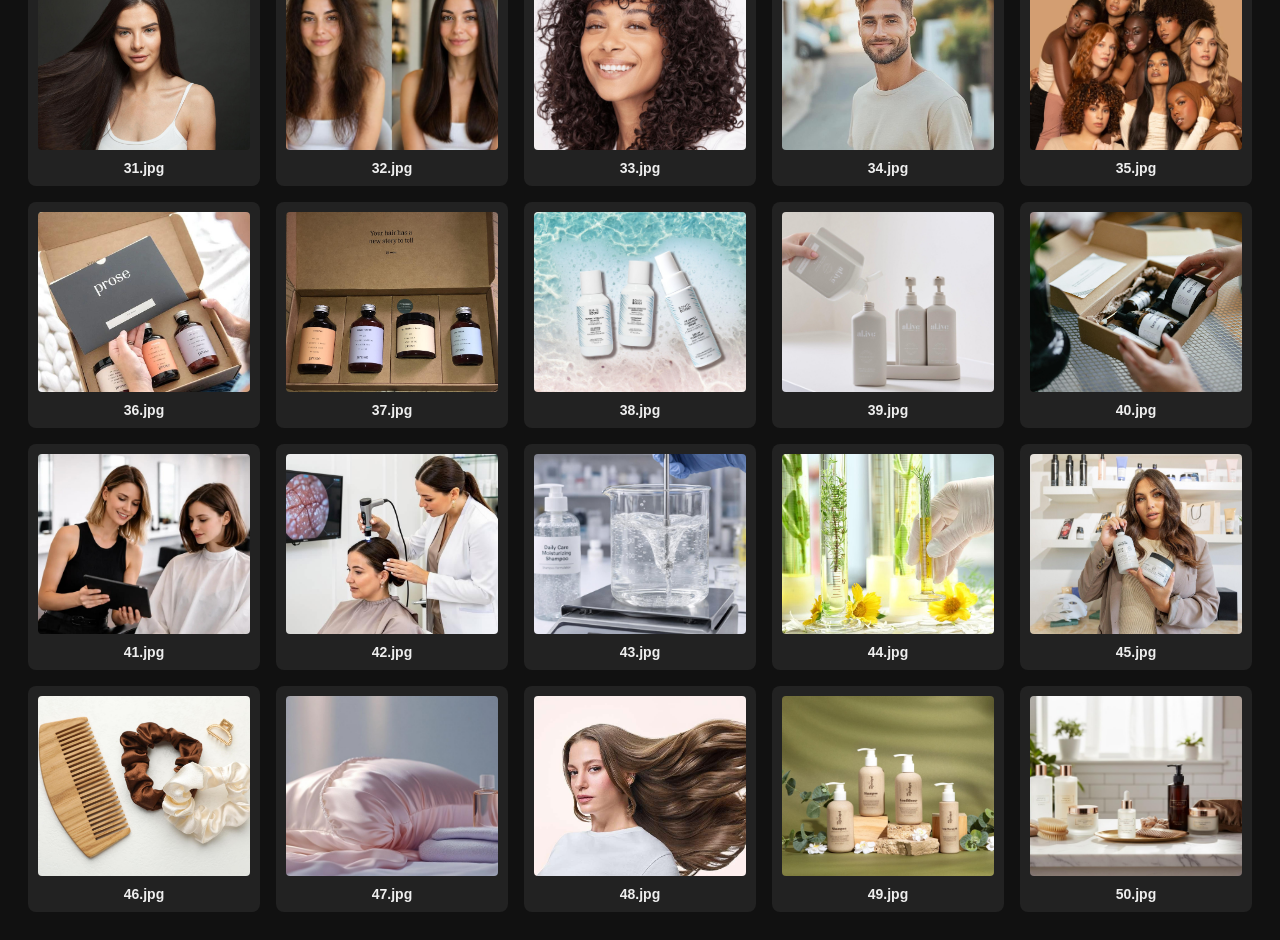
<file: scratch/image_index.html>
<!DOCTYPE html>
<html>
<head>
<title>Image Index</title>
<style>
body { font-family: sans-serif; background: #111; color: #eee; padding: 20px; }
.grid { display: grid; grid-template-columns: repeat(auto-fill, minmax(220px, 1fr)); gap: 16px; }
.card { background: #222; border-radius: 8px; overflow: hidden; padding: 10px; text-align: center; }
.card img { width: 100%; height: 180px; object-fit: cover; border-radius: 4px; }
.card p { margin: 6px 0 0 0; font-size: 14px; font-weight: bold; }
</style>
</head>
<body>
<h1>FOLLICLE 50 Downloaded Images Overview</h1>
<div class="grid">
<div class="card"><img src="../assets/images/1.jpg"><p>1.jpg</p></div>
<div class="card"><img src="../assets/images/2.jpg"><p>2.jpg</p></div>
<div class="card"><img src="../assets/images/3.jpg"><p>3.jpg</p></div>
<div class="card"><img src="../assets/images/4.jpg"><p>4.jpg</p></div>
<div class="card"><img src="../assets/images/5.jpg"><p>5.jpg</p></div>
<div class="card"><img src="../assets/images/6.jpg"><p>6.jpg</p></div>
<div class="card"><img src="../assets/images/7.jpg"><p>7.jpg</p></div>
<div class="card"><img src="../assets/images/8.jpg"><p>8.jpg</p></div>
<div class="card"><img src="../assets/images/9.jpg"><p>9.jpg</p></div>
<div class="card"><img src="../assets/images/10.jpg"><p>10.jpg</p></div>
<div class="card"><img src="../assets/images/11.jpg"><p>11.jpg</p></div>
<div class="card"><img src="../assets/images/12.jpg"><p>12.jpg</p></div>
<div class="card"><img src="../assets/images/13.jpg"><p>13.jpg</p></div>
<div class="card"><img src="../assets/images/14.jpg"><p>14.jpg</p></div>
<div class="card"><img src="../assets/images/15.jpg"><p>15.jpg</p></div>
<div class="card"><img src="../assets/images/16.jpg"><p>16.jpg</p></div>
<div class="card"><img src="../assets/images/17.jpg"><p>17.jpg</p></div>
<div class="card"><img src="../assets/images/18.jpg"><p>18.jpg</p></div>
<div class="card"><img src="../assets/images/19.jpg"><p>19.jpg</p></div>
<div class="card"><img src="../assets/images/20.jpg"><p>20.jpg</p></div>
<div class="card"><img src="../assets/images/21.jpg"><p>21.jpg</p></div>
<div class="card"><img src="../assets/images/22.jpg"><p>22.jpg</p></div>
<div class="card"><img src="../assets/images/23.jpg"><p>23.jpg</p></div>
<div class="card"><img src="../assets/images/24.jpg"><p>24.jpg</p></div>
<div class="card"><img src="../assets/images/25.jpg"><p>25.jpg</p></div>
<div class="card"><img src="../assets/images/26.jpg"><p>26.jpg</p></div>
<div class="card"><img src="../assets/images/27.jpg"><p>27.jpg</p></div>
<div class="card"><img src="../assets/images/28.jpg"><p>28.jpg</p></div>
<div class="card"><img src="../assets/images/29.jpg"><p>29.jpg</p></div>
<div class="card"><img src="../assets/images/30.jpg"><p>30.jpg</p></div>
<div class="card"><img src="../assets/images/31.jpg"><p>31.jpg</p></div>
<div class="card"><img src="../assets/images/32.jpg"><p>32.jpg</p></div>
<div class="card"><img src="../assets/images/33.jpg"><p>33.jpg</p></div>
<div class="card"><img src="../assets/images/34.jpg"><p>34.jpg</p></div>
<div class="card"><img src="../assets/images/35.jpg"><p>35.jpg</p></div>
<div class="card"><img src="../assets/images/36.jpg"><p>36.jpg</p></div>
<div class="card"><img src="../assets/images/37.jpg"><p>37.jpg</p></div>
<div class="card"><img src="../assets/images/38.jpg"><p>38.jpg</p></div>
<div class="card"><img src="../assets/images/39.jpg"><p>39.jpg</p></div>
<div class="card"><img src="../assets/images/40.jpg"><p>40.jpg</p></div>
<div class="card"><img src="../assets/images/41.jpg"><p>41.jpg</p></div>
<div class="card"><img src="../assets/images/42.jpg"><p>42.jpg</p></div>
<div class="card"><img src="../assets/images/43.jpg"><p>43.jpg</p></div>
<div class="card"><img src="../assets/images/44.jpg"><p>44.jpg</p></div>
<div class="card"><img src="../assets/images/45.jpg"><p>45.jpg</p></div>
<div class="card"><img src="../assets/images/46.jpg"><p>46.jpg</p></div>
<div class="card"><img src="../assets/images/47.jpg"><p>47.jpg</p></div>
<div class="card"><img src="../assets/images/48.jpg"><p>48.jpg</p></div>
<div class="card"><img src="../assets/images/49.jpg"><p>49.jpg</p></div>
<div class="card"><img src="../assets/images/50.jpg"><p>50.jpg</p></div>
</div></body></html>
</file>
<file: assets/css/style.css>
/* ==========================================================================
   FOLLICLE — Hair Care Comparison, Discovery & Review Platform
   Master Design System & Custom CSS
   ========================================================================== */

/* 1. GOOGLE FONTS & DESIGN TOKENS */
@import url('https://fonts.googleapis.com/css2?family=DM+Sans:ital,opsz,wght@0,9..40,100..1000;1,9..40,100..1000&family=DM+Serif+Display:ital@0;1&display=swap');

:root {
  /* Color Palette */
  --color-cream: #F8F5EF;
  --color-paper: #FFFCF7;
  --color-ink: #25291F;
  --color-muted: #74786C;
  --color-sage: #A7B59A;
  --color-forest: #405943;
  --color-lilac: #C9B7E8;
  --color-peach: #EAB99E;
  --color-butter: #E9D98F;
  --color-border: rgba(37, 41, 31, 0.13);
  --color-border-dark: rgba(37, 41, 31, 0.25);
  
  /* Spacing System */
  --space-1: 4px;
  --space-2: 8px;
  --space-3: 12px;
  --space-4: 16px;
  --space-5: 24px;
  --space-6: 32px;
  --space-7: 48px;
  --space-8: 64px;
  --space-9: 88px;
  --section-space: clamp(64px, 8vw, 112px);

  /* Typography */
  --font-heading: 'DM Serif Display', Georgia, serif;
  --font-body: 'DM Sans', -apple-system, BlinkMacSystemFont, "Segoe UI", Roboto, sans-serif;

  /* Elevate & Shadows */
  --shadow-sm: 0 2px 8px rgba(37, 41, 31, 0.05);
  --shadow-md: 0 12px 32px rgba(37, 41, 31, 0.08);
  --shadow-lg: 0 24px 48px rgba(37, 41, 31, 0.12);
  --shadow-orbit: 0 10px 40px rgba(64, 89, 67, 0.15);

  /* Transitions */
  --transition-fast: 0.2s cubic-bezier(0.25, 1, 0.5, 1);
  --transition-medium: 0.4s cubic-bezier(0.16, 1, 0.3, 1);
  --transition-slow: 0.8s cubic-bezier(0.16, 1, 0.3, 1);
  --radius-sm: 6px;
  --radius-md: 12px;
  --radius-lg: 24px;
  --radius-pill: 9999px;
}

/* 2. BASE & RESET */
*, *::before, *::after {
  box-sizing: border-box;
  margin: 0;
  padding: 0;
}

html, body {
  width: 100%;
  max-width: 100vw;
  overflow-x: clip;
  position: relative;
  box-sizing: border-box;
}

html {
  scroll-behavior: smooth;
  font-size: 16px;
}

body {
  font-family: var(--font-body);
  background-color: var(--color-cream);
  color: var(--color-ink);
  line-height: 1.6;
  -webkit-font-smoothing: antialiased;
  -moz-osx-font-smoothing: grayscale;
}

section, header, footer, main, nav, .container-custom, .row {
  max-width: 100vw !important;
  box-sizing: border-box;
}

h1, h2, h3, h4, h5, h6, .font-heading {
  font-family: var(--font-heading);
  font-weight: 400;
  line-height: 1.15;
  color: var(--color-ink);
}

h1 { font-size: clamp(2.5rem, 5.4vw, 5.5rem); }
h2 { font-size: clamp(2rem, 3.8vw, 3.2rem); }
h3 { font-size: clamp(1.5rem, 2.4vw, 2.2rem); }
h4 { font-size: clamp(1.25rem, 1.8vw, 1.6rem); }

p {
  color: var(--color-muted);
  font-size: 1.05rem;
}

a {
  color: var(--color-forest);
  text-decoration: none;
  transition: color var(--transition-fast);
}

a:hover {
  color: var(--color-ink);
}

img {
  max-width: 100%;
  height: auto;
  display: block;
}

/* 3. ALIGNMENT & GRID CONTAINER */
.container-custom {
  width: min(100% - 48px, 1280px);
  margin-inline: auto;
}

.max-w-700 {
  max-width: 700px;
}

@media (max-width: 768px) {
  .container-custom {
    width: min(100% - 32px, 1280px);
  }
}

.section-padding {
  padding-top: var(--section-space);
  padding-bottom: var(--section-space);
}

/* LUXURY SHINE HOVER EFFECT FOR CARDS & IMAGES */
.shine-hover,
.product-card,
.hair-type-card,
.hero-main-img-card,
.ingredient-card,
.gallery-item,
.subscription-card {
  position: relative;
  overflow: hidden;
}

.shine-hover::before,
.product-card::before,
.hair-type-card::before,
.hero-main-img-card::before,
.ingredient-card::before,
.gallery-item::before,
.subscription-card::before {
  content: '';
  position: absolute;
  top: 0;
  left: -120%;
  width: 50%;
  height: 100%;
  background: linear-gradient(
    90deg,
    transparent 0%,
    rgba(255, 255, 255, 0.45) 50%,
    transparent 100%
  );
  transform: skewX(-25deg);
  transition: none;
  pointer-events: none;
  z-index: 6;
}

.shine-hover:hover::before,
.product-card:hover::before,
.hair-type-card:hover::before,
.hero-main-img-card:hover::before,
.ingredient-card:hover::before,
.gallery-item:hover::before,
.subscription-card:hover::before {
  left: 170%;
  transition: left 0.85s cubic-bezier(0.16, 1, 0.3, 1);
}

/* 4. BUTTONS & UI COMPONENTS */
.btn-follicle-primary {
  background-color: var(--color-forest);
  color: var(--color-paper);
  padding: 14px 28px;
  border-radius: var(--radius-pill);
  font-weight: 600;
  font-size: 0.95rem;
  letter-spacing: 0.02em;
  border: 1px solid var(--color-forest);
  display: inline-flex;
  align-items: center;
  justify-content: center;
  gap: 8px;
  transition: all var(--transition-medium);
  cursor: pointer;
}

.btn-follicle-primary i.bi-arrow-right {
  transition: transform var(--transition-fast);
}

.btn-follicle-primary:hover {
  background-color: var(--color-ink);
  border-color: var(--color-ink);
  color: var(--color-paper);
  transform: translateY(-3px) scale(1.02);
  box-shadow: 0 12px 28px rgba(37, 41, 31, 0.22);
}

.btn-follicle-primary:hover i.bi-arrow-right {
  transform: translateX(5px);
}

.btn-follicle-secondary {
  background-color: transparent;
  color: var(--color-ink);
  padding: 14px 28px;
  border-radius: var(--radius-pill);
  font-weight: 600;
  font-size: 0.95rem;
  border: 1px solid var(--color-ink);
  display: inline-flex;
  align-items: center;
  justify-content: center;
  gap: 8px;
  transition: all var(--transition-medium);
  cursor: pointer;
}

.btn-follicle-secondary:hover {
  background-color: var(--color-paper);
  border-color: var(--color-forest);
  color: var(--color-forest);
  transform: translateY(-3px) scale(1.02);
  box-shadow: 0 8px 20px rgba(64, 89, 67, 0.12);
}

.btn-follicle-sm {
  padding: 8px 16px;
  font-size: 0.85rem;
}

.badge-tag {
  display: inline-block;
  padding: 4px 12px;
  border-radius: var(--radius-pill);
  font-size: 0.75rem;
  font-weight: 600;
  text-transform: uppercase;
  letter-spacing: 0.05em;
  background-color: var(--color-sage);
  color: var(--color-ink);
}

.badge-sulfate-free {
  background-color: #E2EFE0;
  color: #2D5033;
}

.badge-lilac {
  background-color: var(--color-lilac);
  color: var(--color-ink);
}

.badge-peach {
  background-color: var(--color-peach);
  color: var(--color-ink);
}

.badge-butter {
  background-color: var(--color-butter);
  color: var(--color-ink);
}   

.badge-forest {
  background-color: var(--color-forest);
  color: #FFFFFF !important;
}

.badge-terracotta {
  background-color: #C86D51;
  color: #FFFFFF !important;
}

/* 5. RESPONSIVE FIXED STICKY NAVBAR FOR STANDARD PAGES */
body:not(.page-dashboard) {
  padding-top: 66px !important;
}

.navbar-follicle {
  position: fixed !important;
  top: 0 !important;
  left: 0 !important;
  right: 0 !important;
  width: 100% !important;
  z-index: 1050 !important;
  background-color: rgba(248, 245, 239, 0.96) !important;
  backdrop-filter: blur(16px) !important;
  -webkit-backdrop-filter: blur(16px) !important;
  border-bottom: 1px solid var(--color-border);
  box-shadow: 0 4px 20px rgba(37, 41, 31, 0.08) !important;
  transition: all var(--transition-fast);
  padding: 12px 0;
}

.navbar-brand-wrapper {
  display: inline-flex;
  align-items: center;
  gap: 10px;
  font-family: var(--font-heading);
  font-size: 1.65rem;
  font-weight: 700;
  color: var(--color-ink);
  letter-spacing: 0.12em;
  text-transform: uppercase;
  text-decoration: none;
  transition: all var(--transition-fast);
}

.navbar-brand-wrapper:hover {
  color: var(--color-forest);
  opacity: 0.95;
}

.brand-dot {
  width: 32px;
  height: 32px;
  display: inline-block;
  background-image: url("data:image/svg+xml;utf8,<svg xmlns='http://www.w3.org/2000/svg' viewBox='0 0 32 32'><defs><linearGradient id='g' x1='0%' y1='0%' x2='100%' y2='100%'><stop offset='0%' stop-color='%232C3A2E'/><stop offset='100%' stop-color='%231A231C'/></linearGradient><linearGradient id='gold' x1='0%' y1='0%' x2='100%' y2='100%'><stop offset='0%' stop-color='%23E5C158'/><stop offset='100%' stop-color='%23B38B2E'/></linearGradient></defs><rect width='32' height='32' rx='16' fill='url(%23g)'/><circle cx='16' cy='16' r='14.5' stroke='%23A7B59A' stroke-width='1' fill='none'/><path d='M16 6C16 6 23 11 23 18C23 21.866 19.866 25 16 25C12.134 25 9 21.866 9 18C9 11 16 6 16 6Z' fill='%23A7B59A' opacity='0.9'/><path d='M16 10C16 10 20.5 14 20.5 19C20.5 21.485 18.485 23.5 16 23.5C13.515 23.5 11.5 21.485 11.5 19C11.5 14 16 10 16 10Z' fill='url(%23gold)'/><path d='M16 12V22' stroke='%231A231C' stroke-width='1.2' stroke-linecap='round'/></svg>");
  background-size: contain;
  background-repeat: no-repeat;
  background-position: center;
  border-radius: 50%;
  box-shadow: 0 2px 8px rgba(44, 58, 46, 0.18);
  transition: transform 0.4s cubic-bezier(0.175, 0.885, 0.32, 1.275);
  flex-shrink: 0;
}

.navbar-brand-wrapper:hover .brand-dot {
  transform: rotate(180deg) scale(1.12);
}

.navbar-brand-wrapper.text-white .brand-dot,
footer .brand-dot,
.page-dashboard .sidebar-follicle .brand-dot {
  box-shadow: 0 0 12px rgba(212, 175, 55, 0.5);
}

.nav-link-follicle {
  font-size: 0.95rem;
  font-weight: 500;
  color: var(--color-ink);
  padding: 8px 16px;
  border-radius: var(--radius-pill);
  transition: all var(--transition-fast);
}

.nav-link-follicle:hover, .nav-link-follicle.active {
  color: var(--color-forest);
  background-color: rgba(167, 181, 154, 0.2);
}

.nav-icon-btn {
  background: transparent;
  border: none;
  font-size: 1.2rem;
  color: var(--color-ink);
  padding: 8px;
  border-radius: 50%;
  position: relative;
  transition: background var(--transition-fast);
  cursor: pointer;
}

.nav-icon-btn:hover {
  background-color: rgba(37, 41, 31, 0.05);
}

.cart-count-badge {
  position: absolute;
  top: 2px;
  right: 2px;
  background-color: var(--color-forest);
  color: white;
  font-size: 0.65rem;
  font-weight: 700;
  width: 18px;
  height: 18px;
  border-radius: 50%;
  display: flex;
  align-items: center;
  justify-content: center;
}

/* FIXED LEFT SIDEBAR NAVIGATION FOR DASHBOARD PAGE */
@media (min-width: 992px) {
  body.page-dashboard {
    padding-left: 260px;
  }
  body.page-dashboard .mobile-top-header {
    display: none !important;
  }
}

.sidebar-follicle {
  position: fixed;
  top: 0;
  left: 0;
  width: 260px;
  height: 100vh;
  background-color: var(--color-paper);
  border-right: 1px solid var(--color-border);
  z-index: 1050;
  padding: 28px 24px;
  display: flex;
  flex-direction: column;
  justify-content: space-between;
  transition: transform var(--transition-medium);
  box-shadow: 4px 0 20px rgba(37, 41, 31, 0.04);
}

@media (max-width: 991px) {
  .sidebar-follicle {
    transform: translateX(-100%);
    width: 280px;
  }
  .sidebar-follicle.open {
    transform: translateX(0);
    box-shadow: 10px 0 40px rgba(37, 41, 31, 0.25);
  }
}

.dashboard-view {
  animation: dashboardViewFadeIn 0.25s ease-out;
}

@keyframes dashboardViewFadeIn {
  from {
    opacity: 0;
    transform: translateY(6px);
  }
  to {
    opacity: 1;
    transform: translateY(0);
  }
}

.sidebar-brand {
  display: flex;
  align-items: center;
  gap: 10px;
  font-family: var(--font-heading);
  font-size: 1.8rem;
  color: var(--color-ink);
  letter-spacing: -0.02em;
  padding-bottom: 20px;
  border-bottom: 1px solid var(--color-border);
  text-decoration: none;
  cursor: pointer;
  transition: color var(--transition-fast);
}

.sidebar-brand:hover {
  color: var(--color-forest);
}

.sidebar-menu-list {
  display: flex;
  flex-direction: column;
  gap: 6px;
  margin-top: 20px;
}

.sidebar-link {
  display: flex;
  align-items: center;
  gap: 14px;
  padding: 12px 16px;
  border-radius: var(--radius-md);
  color: var(--color-ink);
  font-weight: 500;
  font-size: 0.98rem;
  transition: all var(--transition-fast);
  text-decoration: none;
}

.sidebar-link i {
  font-size: 1.2rem;
  color: var(--color-muted);
  transition: color var(--transition-fast);
}

.sidebar-link:hover,
.sidebar-link.active {
  background-color: var(--color-forest);
  color: var(--color-paper);
}

.sidebar-link:hover i,
.sidebar-link.active i {
  color: var(--color-butter);
}

.sidebar-user-footer {
  padding-top: 20px;
  border-top: 1px solid var(--color-border);
  display: flex;
  flex-direction: column;
  gap: 6px;
}

.mobile-top-header {
  position: sticky;
  top: 0;
  z-index: 1000;
  background-color: rgba(248, 245, 239, 0.92);
  backdrop-filter: blur(12px);
  border-bottom: 1px solid var(--color-border);
  padding: 14px 20px;
  display: flex;
  align-items: center;
  justify-content: space-between;
}

/* Mobile Menu Drawer */
.mobile-nav-drawer {
  position: fixed;
  top: 0;
  left: 0;
  width: 100%;
  height: 100vh;
  background-color: var(--color-paper);
  z-index: 2000 !important;
  transform: translateY(-100%);
  transition: transform var(--transition-medium);
  display: flex;
  flex-direction: column;
  padding: 24px;
}

.mobile-nav-drawer.open {
  transform: translateY(0);
}

.mobile-nav-header {
  display: flex;
  justify-content: space-between;
  align-items: center;
  padding-bottom: 24px;
  border-bottom: 1px solid var(--color-border);
}

.mobile-nav-links {
  display: flex;
  flex-direction: column;
  gap: 10px;
  margin-top: 24px;
}

.mobile-nav-links a {
  font-family: var(--font-body);
  font-size: 1.15rem;
  font-weight: 500;
  color: var(--color-ink);
  padding: 12px 20px;
  border-radius: var(--radius-pill);
  transition: all var(--transition-fast);
  display: flex;
  align-items: center;
  justify-content: space-between;
  text-decoration: none;
}

.mobile-nav-links a:hover,
.mobile-nav-links a.active {
  color: var(--color-forest);
  background-color: rgba(167, 181, 154, 0.25);
  font-weight: 600;
}

.mobile-nav-footer {
  margin-top: auto;
  padding-top: 18px;
  padding-bottom: 8px;
  border-top: 1px solid var(--color-border);
}

.mobile-nav-footer .nav-icon-btn {
  width: 44px;
  height: 44px;
  border-radius: 50%;
  display: flex;
  align-items: center;
  justify-content: center;
  background-color: var(--color-cream);
  color: var(--color-ink);
  transition: all var(--transition-fast);
}

.mobile-nav-footer .nav-icon-btn:hover {
  background-color: var(--color-forest);
  color: #FFFFFF !important;
}

/* 6. HOMEPAGE — BOTANICAL ORBIT HERO */
.hero-section {
  position: relative;
  min-height: calc(100vh - 76px);
  display: flex;
  align-items: center;
  padding: 16px 0 32px 0;
  overflow: hidden;
}

@media (min-width: 992px) {
  .hero-section {
    height: calc(100vh - 76px);
    padding: 12px 0;
  }
}

.hero-grid {
  display: grid;
  grid-template-columns: 46% 54%;
  align-items: center;
  gap: 24px;
}

@media (max-width: 991.98px) {
  .hero-grid {
    grid-template-columns: 1fr;
    gap: 36px;
    text-align: center;
  }

  .hero-text-content {
    display: flex;
    flex-direction: column;
    align-items: center;
    text-align: center;
    margin: 0 auto;
    width: 100%;
  }

  .hero-eyebrow {
    justify-content: center;
    margin-left: auto;
    margin-right: auto;
  }

  .hero-title {
    text-align: center;
    margin-left: auto;
    margin-right: auto;
  }

  .hero-description {
    text-align: center;
    margin-left: auto;
    margin-right: auto;
  }

  .hero-cta-group {
    display: flex;
    flex-direction: column;
    align-items: center;
    justify-content: center;
    width: 100%;
    max-width: 420px;
    margin: 0 auto 28px auto;
    gap: 12px;
  }

  .hero-cta-group .btn-follicle-primary,
  .hero-cta-group .btn-follicle-secondary {
    width: 100% !important;
    min-height: 52px !important;
    height: 52px !important;
    display: inline-flex !important;
    align-items: center !important;
    justify-content: center !important;
    text-align: center !important;
    padding: 0 24px !important;
    box-sizing: border-box !important;
    margin: 0 !important;
  }

  .credibility-row {
    justify-content: center;
    flex-wrap: wrap;
    gap: 14px 20px;
    width: 100%;
    max-width: 520px;
    margin: 0 auto;
    text-align: center;
  }

  .credibility-item {
    justify-content: center;
  }
}

.hero-eyebrow {
  font-size: 0.8rem;
  font-weight: 700;
  letter-spacing: 0.12em;
  text-transform: uppercase;
  color: var(--color-forest);
  margin-bottom: 10px;
  display: flex;
  align-items: center;
  gap: 8px;
}

.hero-text-content {
  perspective: 1000px;
  transform-style: preserve-3d;
}

.hero-title {
  margin-bottom: 16px;
  font-size: clamp(2rem, 3.8vw, 4.4rem);
  font-weight: 700;
  letter-spacing: -0.025em;
  line-height: 1.1;
  color: #1E2319;
  text-shadow: 
    0 1px 1px rgba(255, 255, 255, 0.9),
    0 2px 0 #D5DACF,
    0 3px 0 #B8C2B0,
    0 4px 1px rgba(37, 41, 31, 0.15),
    0 8px 18px rgba(37, 41, 31, 0.12);
  transition: transform 0.4s cubic-bezier(0.16, 1, 0.3, 1), text-shadow 0.4s ease;
  will-change: transform;
}

.hero-title:hover {
  transform: translateZ(24px) rotateX(3deg);
  text-shadow: 
    0 1px 1px rgba(255, 255, 255, 0.9),
    0 2px 0 #D5DACF,
    0 4px 0 #A8B59E,
    0 6px 2px rgba(37, 41, 31, 0.2),
    0 14px 28px rgba(37, 41, 31, 0.18);
}

.hero-title span.highlight-green {
  color: #2F4D38;
  background: linear-gradient(135deg, #244630 0%, #3D6A4B 60%, #528662 100%);
  -webkit-background-clip: text;
  background-clip: text;
  -webkit-text-fill-color: transparent;
  font-style: italic;
  display: inline-block;
  filter: drop-shadow(0 2px 4px rgba(36, 70, 48, 0.25)) drop-shadow(0 6px 14px rgba(36, 70, 48, 0.18));
  transition: transform 0.35s cubic-bezier(0.16, 1, 0.3, 1);
}

.hero-title:hover span.highlight-green {
  transform: scale(1.03) translateZ(12px);
}

.hero-description {
  max-width: 480px;
  margin-bottom: 24px;
  font-size: 1.05rem;
}

.hero-cta-group {
  display: flex;
  align-items: center;
  gap: 16px;
  flex-wrap: wrap;
  margin-bottom: 28px;
}

.credibility-row {
  display: flex;
  align-items: center;
  gap: 20px;
  padding-top: 18px;
  border-top: 1px solid var(--color-border);
  font-size: 0.85rem;
  color: var(--color-muted);
  font-weight: 500;
}

.credibility-item {
  display: flex;
  align-items: center;
  gap: 6px;
}

/* HERO VISUAL COMPOSITION & 3D BOTANICAL ORBIT */
.hero-visual-wrapper {
  position: relative;
  width: 100%;
  height: min(480px, 58vh);
  display: flex;
  align-items: center;
  justify-content: center;
  perspective: 1200px;
  transform-style: preserve-3d;
}

.hero-main-img-card {
  position: relative;
  z-index: 3;
  width: 72%;
  height: min(390px, 48vh);
  border-radius: 160px 160px var(--radius-lg) var(--radius-lg);
  overflow: hidden;
  box-shadow: 0 20px 48px rgba(37, 41, 31, 0.16), 0 0 0 1px rgba(255, 255, 255, 0.6);
  border: 4px solid var(--color-paper);
  transform: translateZ(40px) rotateY(-4deg) rotateX(2deg);
  transition: transform 0.4s cubic-bezier(0.16, 1, 0.3, 1), box-shadow 0.4s ease;
  will-change: transform;
}

.hero-main-img-card img {
  width: 100%;
  height: 100%;
  object-fit: cover;
  transition: transform var(--transition-slow);
}

.hero-main-img-card:hover {
  transform: translateZ(65px) rotateY(0deg) rotateX(0deg) scale(1.02);
  box-shadow: 0 30px 65px rgba(37, 41, 31, 0.22);
}

.hero-main-img-card:hover img {
  transform: scale(1.06);
}

/* Secondary 3D Floating Layers */
.hero-sub-img-circle {
  position: absolute;
  top: 30px;
  right: 5px;
  z-index: 5;
  width: 145px;
  height: 145px;
  border-radius: 50%;
  overflow: hidden;
  border: 4px solid var(--color-paper);
  box-shadow: 0 14px 32px rgba(37, 41, 31, 0.18);
  transform: translateZ(80px) rotate(6deg);
  transition: transform 0.45s cubic-bezier(0.16, 1, 0.3, 1), box-shadow 0.3s ease;
  animation: float3DSecondary 6s ease-in-out infinite alternate;
}

.hero-sub-img-circle img {
  width: 100%;
  height: 100%;
  object-fit: cover;
}

.hero-sub-img-circle:hover {
  transform: translateZ(105px) rotate(0deg) scale(1.08) !important;
  box-shadow: 0 20px 42px rgba(37, 41, 31, 0.25);
}

.hero-ingredient-card {
  position: absolute;
  bottom: 18px;
  left: 10px;
  z-index: 10;
  background: rgba(255, 252, 247, 0.96);
  backdrop-filter: blur(16px);
  -webkit-backdrop-filter: blur(16px);
  padding: 12px 18px;
  border-radius: var(--radius-md);
  box-shadow: 0 16px 36px rgba(37, 41, 31, 0.16);
  border: 1px solid rgba(255, 255, 255, 0.95);
  display: flex;
  align-items: center;
  gap: 12px;
  max-width: 260px;
  white-space: nowrap;
  transform: translateZ(95px) rotate(-2deg);
  transition: transform 0.45s cubic-bezier(0.16, 1, 0.3, 1), box-shadow 0.3s ease;
  animation: float3DIngredient 5.5s ease-in-out infinite alternate;
}

.hero-ingredient-card img {
  width: 48px;
  height: 48px;
  border-radius: 50%;
  object-fit: cover;
  box-shadow: 0 4px 12px rgba(0, 0, 0, 0.08);
}

.hero-ingredient-card:hover {
  transform: translateZ(120px) rotate(0deg) scale(1.05) !important;
  box-shadow: 0 22px 48px rgba(37, 41, 31, 0.2);
}

.hero-tag-badge {
  position: absolute;
  top: -12px;
  left: 20px;
  z-index: 6;
  background-color: var(--color-forest);
  color: var(--color-paper);
  padding: 9px 18px;
  border-radius: var(--radius-pill);
  font-size: 0.82rem;
  font-weight: 600;
  box-shadow: 0 8px 20px rgba(44, 58, 46, 0.25);
  transform: translateZ(90px);
  transition: transform 0.3s ease;
}

.hero-tag-badge:hover {
  transform: translateZ(110px) scale(1.06);
}

@keyframes float3DSecondary {
  0% {
    transform: translateZ(80px) translateY(0px) rotate(6deg);
  }
  100% {
    transform: translateZ(92px) translateY(-12px) rotate(9deg);
  }
}

@keyframes float3DIngredient {
  0% {
    transform: translateZ(95px) translateY(0px) rotate(-3deg);
  }
  100% {
    transform: translateZ(105px) translateY(-10px) rotate(-1deg);
  }
}

/* BOTANICAL ORBIT ANIMATED CIRCLES */
.orbit-circle {
  position: absolute;
  border-radius: 50%;
  pointer-events: none;
  z-index: 1;
}

.orbit-circle--sage {
  width: 280px;
  height: 280px;
  background: radial-gradient(circle, rgba(167, 181, 154, 0.45) 0%, rgba(167, 181, 154, 0.05) 70%);
  top: -20px;
  right: 40px;
  animation: orbitA 18s ease-in-out infinite alternate;
}

.orbit-circle--peach {
  width: 200px;
  height: 200px;
  background: radial-gradient(circle, rgba(234, 185, 158, 0.5) 0%, rgba(234, 185, 158, 0.05) 75%);
  bottom: 0;
  right: 120px;
  animation: orbitB 12s ease-in-out infinite;
}

.orbit-circle--lilac {
  width: 160px;
  height: 160px;
  background: radial-gradient(circle, rgba(201, 183, 232, 0.5) 0%, rgba(201, 183, 232, 0.1) 80%);
  top: 60px;
  left: 20px;
  animation: orbitC 5s ease-in-out infinite alternate;
}

.orbit-circle--butter {
  width: 120px;
  height: 120px;
  background: radial-gradient(circle, rgba(233, 217, 143, 0.5) 0%, rgba(233, 217, 143, 0.1) 80%);
  bottom: 80px;
  left: 40px;
  animation: orbitD 7s ease-in-out infinite;
}

.orbit-circle--halo {
  width: 440px;
  height: 440px;
  border: 1.5px dashed rgba(64, 89, 67, 0.25);
  top: 50%;
  left: 50%;
  transform: translate(-50%, -50%);
  animation: orbitE 10s linear infinite;
}

.orbit-circle--dot {
  width: 14px;
  height: 14px;
  background-color: var(--color-forest);
  top: 40px;
  left: 50%;
  animation: orbitF 14s linear infinite;
}

/* Keyframes for Botanical Orbit */
@keyframes orbitA {
  0% { transform: translate3d(0, 0, 0) rotate(0deg); }
  50% { transform: translate3d(20px, -25px, 0) rotate(180deg); }
  100% { transform: translate3d(-15px, 15px, 0) rotate(360deg); }
}

@keyframes orbitB {
  0% { background-color: rgba(234, 185, 158, 0.4); transform: translate3d(0, 0, 0); }
  33% { background-color: rgba(167, 181, 154, 0.4); transform: translate3d(-15px, -20px, 0); }
  66% { background-color: rgba(201, 183, 232, 0.4); transform: translate3d(15px, -10px, 0); }
  100% { background-color: rgba(234, 185, 158, 0.4); transform: translate3d(0, 0, 0); }
}

@keyframes orbitC {
  0% { transform: translateY(0); }
  100% { transform: translateY(-20px); }
}

@keyframes orbitD {
  0% { transform: scale(1); opacity: 0.5; }
  50% { transform: scale(1.15); opacity: 0.8; }
  100% { transform: scale(1); opacity: 0.5; }
}

@keyframes orbitE {
  0% { transform: translate(-50%, -50%) rotate(0deg); }
  100% { transform: translate(-50%, -50%) rotate(360deg); }
}

@keyframes orbitF {
  0% { transform: rotate(0deg) translateX(180px) rotate(0deg); }
  100% { transform: rotate(360deg) translateX(180px) rotate(-360deg); }
}

/* 7. HAIR TYPE DISCOVERY CARDS */
.hair-type-grid {
  display: grid;
  grid-template-columns: repeat(4, 1fr);
  gap: 24px;
}

@media (max-width: 991px) {
  .hair-type-grid {
    grid-template-columns: repeat(2, 1fr);
  }
}

@media (max-width: 576px) {
  .hair-type-grid {
    grid-template-columns: 1fr;
  }
}

.hair-type-card {
  background-color: var(--color-paper);
  border-radius: var(--radius-md);
  overflow: hidden;
  border: 1px solid var(--color-border);
  transition: all var(--transition-medium);
  display: flex;
  flex-direction: column;
  height: 100%;
}

.hair-type-card:hover {
  transform: translateY(-6px);
  box-shadow: var(--shadow-md);
  border-color: var(--color-sage);
}

.hair-type-img-wrapper {
  height: 240px;
  overflow: hidden;
  position: relative;
}

.hair-type-img-wrapper img {
  width: 100%;
  height: 100%;
  object-fit: cover;
  transition: transform var(--transition-slow);
}

.hair-type-card:hover .hair-type-img-wrapper img {
  transform: scale(1.08);
}

.hair-type-body {
  padding: 24px;
  display: flex;
  flex-direction: column;
  flex-grow: 1;
}

.hair-type-title {
  font-size: 1.5rem;
  margin-bottom: 8px;
}

.hair-type-desc {
  font-size: 0.95rem;
  color: var(--color-muted);
  margin-bottom: 20px;
  flex-grow: 1;
}

/* 8. PRODUCT CARDS & GRID — MATCHING PREMIUM BOTANICAL DESIGN */
.product-grid {
  display: grid;
  grid-template-columns: repeat(3, minmax(0, 1fr));
  gap: 24px;
}

.product-grid.grid-4-cols {
  grid-template-columns: repeat(4, minmax(0, 1fr));
}

@media (max-width: 1200px) {
  .product-grid.grid-4-cols {
    grid-template-columns: repeat(3, minmax(0, 1fr));
  }
}

@media (max-width: 991px) {
  .product-grid,
  .product-grid.grid-4-cols {
    grid-template-columns: repeat(2, minmax(0, 1fr));
    gap: 18px;
  }
}

@media (max-width: 576px) {
  .product-grid,
  .product-grid.grid-4-cols {
    grid-template-columns: 1fr;
    gap: 16px;
  }
}

/* Individual Product Card */
.product-card {
  background-color: #FFFFFF;
  border-radius: 16px;
  border: 1px solid rgba(37, 41, 31, 0.08);
  overflow: hidden;
  transition: transform 0.3s cubic-bezier(0.16, 1, 0.3, 1), 
              box-shadow 0.3s cubic-bezier(0.16, 1, 0.3, 1), 
              border-color 0.25s ease;
  display: flex;
  flex-direction: column;
  position: relative;
  height: 100%;
  box-shadow: 0 3px 12px rgba(37, 41, 31, 0.03);
}

.product-card:hover {
  transform: translateY(-5px);
  box-shadow: 0 16px 32px rgba(37, 41, 31, 0.09);
  border-color: rgba(49, 72, 59, 0.25);
}

.product-img-container {
  height: 240px;
  background-color: #F8F6F1;
  position: relative;
  overflow: hidden;
  display: flex;
  align-items: center;
  justify-content: center;
  padding: 18px;
  border-bottom: 1px solid rgba(37, 41, 31, 0.04);
}

.product-img-container img {
  max-height: 100%;
  max-width: 100%;
  width: auto;
  object-fit: contain;
  transition: transform 0.45s cubic-bezier(0.16, 1, 0.3, 1);
  filter: drop-shadow(0 6px 14px rgba(0, 0, 0, 0.06));
}

.product-card:hover .product-img-container img {
  transform: scale(1.07);
}

.product-badges {
  position: absolute;
  top: 14px;
  left: 14px;
  display: flex;
  flex-direction: column;
  gap: 6px;
  z-index: 2;
  pointer-events: none;
}

.product-badges .badge-tag {
  pointer-events: auto;
}

.badge-tag.badge-sulfate-free {
  background-color: #E2EFE0;
  color: #274932;
  font-weight: 700;
  font-size: 0.68rem;
  letter-spacing: 0.06em;
  padding: 5px 12px;
  border-radius: 9999px;
  text-transform: uppercase;
  display: inline-flex;
  align-items: center;
  gap: 4px;
}

.product-actions-floating {
  position: absolute;
  top: 14px;
  right: 14px;
  display: flex;
  flex-direction: column;
  gap: 8px;
  z-index: 2;
}

.btn-compare-icon {
  width: 36px;
  height: 36px;
  border-radius: 50%;
  background: #FFFFFF;
  border: 1px solid rgba(37, 41, 31, 0.1);
  display: flex;
  align-items: center;
  justify-content: center;
  color: #25291F;
  font-size: 0.95rem;
  box-shadow: 0 2px 6px rgba(0, 0, 0, 0.04);
  transition: all 0.2s cubic-bezier(0.16, 1, 0.3, 1);
  cursor: pointer;
  padding: 0;
}

.btn-compare-icon:hover {
  background-color: #2F4534;
  color: #FFFFFF;
  border-color: #2F4534;
  transform: scale(1.08);
}

.btn-compare-icon.active {
  background-color: #2F4534;
  color: #FFFFFF;
  border-color: #2F4534;
}

.product-card-body {
  padding: 18px 20px 20px 20px;
  display: flex;
  flex-direction: column;
  flex-grow: 1;
}

.product-brand {
  font-size: 0.72rem;
  font-weight: 700;
  letter-spacing: 0.08em;
  text-transform: uppercase;
  color: #7E8476;
  margin-bottom: 4px;
}

.product-title {
  font-size: 1.15rem;
  font-weight: 600;
  margin-bottom: 8px;
  line-height: 1.35;
  display: -webkit-box;
  -webkit-line-clamp: 1;
  line-clamp: 1;
  -webkit-box-orient: vertical;
  overflow: hidden;
}

.product-title a {
  color: #1E2319;
  text-decoration: none;
  transition: color 0.2s ease;
}

.product-title a:hover {
  color: #2F4534;
}

.product-rating {
  display: flex;
  align-items: center;
  gap: 6px;
  font-size: 0.88rem;
  margin-bottom: 10px;
}

.product-rating .star-icon {
  color: #D39E4D;
  font-size: 0.92rem;
}

.product-rating .rating-score {
  font-weight: 600;
  color: #CA8E3B;
}

.product-rating .rating-count {
  color: #798072;
  font-size: 0.82rem;
  font-weight: 400;
  margin-left: 2px;
}

.product-ingredients-snippet {
  font-size: 0.85rem;
  line-height: 1.45;
  color: #5C6256;
  min-height: 40px;
  margin-bottom: 14px;
  display: -webkit-box;
  -webkit-line-clamp: 2;
  line-clamp: 2;
  -webkit-box-orient: vertical;
  overflow: hidden;
}

.product-card-divider {
  border-top: 1px solid rgba(37, 41, 31, 0.08);
  margin-bottom: 14px;
  width: 100%;
}

.product-card-footer {
  display: flex;
  align-items: center;
  justify-content: space-between;
  gap: 12px;
  margin-top: auto;
}

.product-price {
  font-weight: 700;
  font-size: 1.25rem;
  color: #1E2319;
  letter-spacing: -0.01em;
}

/* Add to Cart Pill Button — Exactly as in snip */
.btn-add-cart-pill {
  background-color: #31483B;
  color: #FFFFFF;
  border-radius: 9999px;
  padding: 8px 18px;
  font-size: 0.84rem;
  font-weight: 600;
  border: none;
  display: inline-flex;
  align-items: center;
  gap: 8px;
  transition: all 0.25s cubic-bezier(0.16, 1, 0.3, 1);
  cursor: pointer;
  text-decoration: none;
  white-space: nowrap;
  box-shadow: 0 4px 12px rgba(49, 72, 59, 0.18);
}

.btn-add-cart-pill i {
  font-size: 0.95rem;
}

.btn-add-cart-pill:hover {
  background-color: #213329;
  color: #FFFFFF;
  transform: translateY(-2px);
  box-shadow: 0 6px 18px rgba(49, 72, 59, 0.28);
}

.btn-add-cart-pill:active {
  transform: translateY(0);
  box-shadow: 0 2px 6px rgba(49, 72, 59, 0.16);
}

.btn-add-cart-pill.btn-added-state {
  background-color: #245831 !important;
  transform: scale(0.98);
}

/* Quick Filter Chips */
.shop-quick-filter-bar {
  display: flex;
  align-items: center;
  gap: 8px;
  overflow-x: auto;
  white-space: nowrap;
  padding-bottom: 4px;
  scrollbar-width: none;
}

.shop-quick-filter-bar::-webkit-scrollbar {
  display: none;
}

.quick-filter-chip {
  background-color: #FFFFFF;
  border: 1px solid rgba(37, 41, 31, 0.12);
  color: #25291F;
  border-radius: 9999px;
  padding: 6px 16px;
  font-size: 0.82rem;
  font-weight: 500;
  cursor: pointer;
  transition: all 0.2s ease;
  display: inline-flex;
  align-items: center;
  text-decoration: none;
}

.quick-filter-chip:hover {
  border-color: #31483B;
  color: #31483B;
  background-color: rgba(49, 72, 59, 0.04);
}

.quick-filter-chip.active {
  background-color: #31483B;
  color: #FFFFFF;
  border-color: #31483B;
  font-weight: 600;
}

/* Active Filter Badges */
.active-filters-wrapper {
  display: flex;
  align-items: center;
  flex-wrap: wrap;
  gap: 8px;
  margin-bottom: 16px;
}

.active-filter-badge {
  background-color: #EAE6DE;
  color: #25291F;
  border-radius: 9999px;
  padding: 4px 12px;
  font-size: 0.78rem;
  display: inline-flex;
  align-items: center;
  gap: 6px;
}

.active-filter-badge i {
  cursor: pointer;
  font-size: 0.8rem;
}

.active-filter-badge i:hover {
  color: #A33;
}

/* View switcher */
.btn-view-toggle {
  width: 32px;
  height: 32px;
  border-radius: 6px;
  border: 1px solid rgba(37, 41, 31, 0.14);
  background: #FFFFFF;
  color: #798072;
  display: inline-flex;
  align-items: center;
  justify-content: center;
  cursor: pointer;
  transition: all 0.2s ease;
}

.btn-view-toggle.active,
.btn-view-toggle:hover {
  background-color: #31483B;
  color: #FFFFFF;
  border-color: #31483B;
}

/* Cart badge bounce animation */
@keyframes cartBounce {
  0% { transform: scale(1); }
  50% { transform: scale(1.4); }
  100% { transform: scale(1); }
}

.cart-count-badge.bounce {
  animation: cartBounce 0.4s ease-out;
}


/* 9. INGREDIENT SPOTLIGHT */
.ingredient-grid {
  display: grid;
  grid-template-columns: repeat(4, 1fr);
  gap: 24px;
}

@media (max-width: 1100px) {
  .ingredient-grid {
    grid-template-columns: repeat(2, 1fr);
    gap: 20px;
  }
}

@media (max-width: 576px) {
  .ingredient-grid {
    grid-template-columns: 1fr;
    gap: 16px;
  }
}

.ingredient-card {
  background-color: #FFFFFF;
  border-radius: var(--radius-lg);
  border: 1px solid var(--color-border);
  padding: 24px 20px 20px;
  text-align: center;
  transition: all var(--transition-medium);
  display: flex;
  flex-direction: column;
  position: relative;
  overflow: hidden;
  box-shadow: 0 4px 16px rgba(37, 41, 31, 0.04);
}

.ingredient-card::before {
  content: '';
  position: absolute;
  top: 0;
  left: 0;
  right: 0;
  height: 4px;
  background: linear-gradient(90deg, var(--color-forest), var(--color-sage));
  opacity: 0;
  transition: opacity var(--transition-fast);
}

.ingredient-card:hover {
  transform: translateY(-8px);
  box-shadow: 0 16px 36px rgba(37, 41, 31, 0.12);
  border-color: rgba(64, 89, 67, 0.3);
}

.ingredient-card:hover::before {
  opacity: 1;
}

.ingredient-card-top {
  display: flex;
  align-items: center;
  justify-content: space-between;
  margin-bottom: 16px;
  font-size: 0.72rem;
}

.ingredient-origin-pill {
  font-size: 0.72rem;
  font-weight: 500;
  color: var(--color-muted);
  background: rgba(37, 41, 31, 0.05);
  padding: 2px 8px;
  border-radius: var(--radius-pill);
}

.ingredient-img-circle {
  width: 108px;
  height: 108px;
  border-radius: 50%;
  overflow: hidden;
  margin: 0 auto 16px auto;
  border: 4px solid var(--color-paper);
  box-shadow: 0 6px 18px rgba(37, 41, 31, 0.1);
  position: relative;
  background-color: var(--color-cream);
}

.ingredient-img-circle img {
  width: 100%;
  height: 100%;
  object-fit: cover;
  transition: transform var(--transition-medium);
}

.ingredient-card:hover .ingredient-img-circle img {
  transform: scale(1.12) rotate(2deg);
}

.ingredient-name {
  font-family: var(--font-heading);
  font-size: 1.25rem;
  color: var(--color-ink);
  margin-bottom: 4px;
  line-height: 1.3;
}

.ingredient-latin {
  font-size: 0.8rem;
  font-style: italic;
  color: var(--color-muted);
  margin-bottom: 12px;
  display: block;
}

.ingredient-desc {
  font-size: 0.85rem;
  line-height: 1.5;
  color: #555A4E;
  margin-bottom: 16px;
  flex-grow: 1;
}

.ingredient-pills {
  display: flex;
  flex-wrap: wrap;
  gap: 6px;
  justify-content: center;
  margin-bottom: 18px;
}

.ingredient-pill {
  font-size: 0.73rem;
  font-weight: 600;
  padding: 4px 10px;
  border-radius: var(--radius-pill);
  background-color: rgba(64, 89, 67, 0.08);
  color: var(--color-forest);
  border: 1px solid rgba(64, 89, 67, 0.12);
  display: inline-flex;
  align-items: center;
  gap: 4px;
}

.ingredient-footer {
  border-top: 1px solid var(--color-border);
  padding-top: 14px;
  margin-top: auto;
  display: flex;
  align-items: center;
  justify-content: space-between;
}

.ingredient-footer .found-count {
  font-size: 0.78rem;
  color: var(--color-muted);
  display: inline-flex;
  align-items: center;
  gap: 4px;
}

.ingredient-footer a {
  font-size: 0.82rem;
  font-weight: 600;
  color: var(--color-forest);
  text-decoration: none;
  display: inline-flex;
  align-items: center;
  gap: 4px;
  transition: all var(--transition-fast);
}

.ingredient-footer a:hover {
  color: var(--color-ink);
  transform: translateX(2px);
}

.ingredient-section-banner {
  background: linear-gradient(135deg, rgba(167, 181, 154, 0.18) 0%, rgba(248, 245, 239, 0.6) 100%);
  border-radius: var(--radius-lg);
  border: 1px solid rgba(37, 41, 31, 0.08);
  padding: 24px 32px;
  margin-top: 48px;
  display: flex;
  align-items: center;
  justify-content: space-between;
  flex-wrap: wrap;
  gap: 20px;
}

.ingredient-section-banner .banner-text {
  max-width: 600px;
}

.ingredient-section-banner h4 {
  font-family: var(--font-heading);
  font-size: 1.25rem;
  color: var(--color-ink);
  margin-bottom: 6px;
}

.ingredient-section-banner p {
  font-size: 0.88rem;
  color: #555A4E;
  margin-bottom: 0;
}

/* 10. PRODUCT COMPARISON INTERFACE */
.comparison-table-wrapper {
  overflow-x: auto;
  background-color: var(--color-paper);
  border-radius: var(--radius-md);
  border: 1px solid var(--color-border);
  box-shadow: var(--shadow-sm);
}

.comparison-table {
  width: 100%;
  border-collapse: collapse;
  min-width: 680px;
}

.comparison-table th, .comparison-table td {
  padding: 16px 24px;
  border-bottom: 1px solid var(--color-border);
  border-right: 1px solid var(--color-border);
  vertical-align: top;
}

.comparison-table th:first-child, .comparison-table td:first-child {
  width: 220px;
  background-color: var(--color-cream);
  font-weight: 600;
}

.comparison-diff-highlight {
  background-color: rgba(201, 183, 232, 0.15);
}

/* Comparison Mobile Cards — Zero Horizontal Scroll */
.compare-mobile-card {
  transition: transform 0.3s ease, box-shadow 0.3s ease;
  width: 100%;
  max-width: 100%;
  box-sizing: border-box;
}

.compare-mobile-card:hover {
  transform: translateY(-4px);
  box-shadow: 0 12px 28px rgba(37, 41, 31, 0.1);
  border-color: rgba(64, 89, 67, 0.3) !important;
}

.border-bottom-dashed {
  border-bottom: 1px dashed rgba(37, 41, 31, 0.12);
  padding-bottom: 6px;
  margin-bottom: 4px;
}

/* 11. HAIR QUIZ SYSTEM */
.quiz-container {
  max-width: 760px;
  margin: 0 auto;
  background-color: var(--color-paper);
  border-radius: var(--radius-lg);
  padding: 40px;
  border: 1px solid var(--color-border);
  box-shadow: var(--shadow-md);
}

.quiz-progress-bar {
  height: 8px;
  background-color: var(--color-cream);
  border-radius: var(--radius-pill);
  overflow: hidden;
  margin-bottom: 32px;
}

.quiz-progress-fill {
  height: 100%;
  background: linear-gradient(90deg, var(--color-sage), var(--color-forest));
  width: 16%;
  transition: width var(--transition-medium);
}

.quiz-option-card {
  border: 2px solid var(--color-border);
  border-radius: var(--radius-md);
  padding: 20px;
  cursor: pointer;
  transition: all var(--transition-fast);
  display: flex;
  align-items: center;
  gap: 16px;
  background-color: var(--color-paper);
}

.quiz-option-card:hover {
  border-color: var(--color-sage);
  background-color: rgba(167, 181, 154, 0.12);
  transform: translateY(-3px);
}

.quiz-option-card.selected {
  border-color: var(--color-forest);
  background-color: rgba(64, 89, 67, 0.08);
  box-shadow: var(--shadow-sm);
}

/* 12. REVIEW & GALLERY LIGHTBOX */
.review-card {
  background-color: var(--color-paper);
  border-radius: var(--radius-md);
  padding: 24px;
  border: 1px solid var(--color-border);
  display: flex;
  flex-direction: column;
  gap: 16px;
  height: 100%;
  transition: all var(--transition-medium);
}

.review-card:hover {
  transform: translateY(-6px);
  box-shadow: var(--shadow-md);
  border-color: var(--color-lilac);
}

.review-card-footer {
  display: flex;
  justify-content: space-between;
  align-items: center;
  flex-wrap: wrap;
  gap: 6px 12px;
  font-size: 0.8rem;
}

.review-date {
  white-space: nowrap;
}

.review-badge {
  display: inline-flex;
  align-items: center;
  gap: 4px;
  white-space: nowrap;
}

.gallery-grid {
  display: grid;
  grid-template-columns: repeat(auto-fill, minmax(260px, 1fr));
  gap: 20px;
}

.gallery-item {
  position: relative;
  height: 280px;
  border-radius: var(--radius-md);
  overflow: hidden;
  cursor: pointer;
}

.gallery-item img {
  width: 100%;
  height: 100%;
  object-fit: cover;
  transition: transform var(--transition-slow);
}

.gallery-item:hover img {
  transform: scale(1.08);
}

.gallery-overlay {
  position: absolute;
  inset: 0;
  background: linear-gradient(to top, rgba(37, 41, 31, 0.8), transparent);
  opacity: 0;
  transition: opacity var(--transition-fast);
  display: flex;
  flex-direction: column;
  justify-content: flex-end;
  padding: 20px;
  color: white;
}

.gallery-item:hover .gallery-overlay {
  opacity: 1;
}

/* Lightbox Modal */
.follicle-lightbox {
  position: fixed;
  inset: 0;
  z-index: 2000;
  background-color: rgba(37, 41, 31, 0.92);
  display: none;
  align-items: center;
  justify-content: center;
  padding: 32px;
}

.follicle-lightbox.open {
  display: flex;
}

.lightbox-content {
  max-width: 900px;
  width: 100%;
  background-color: var(--color-paper);
  border-radius: var(--radius-md);
  overflow: hidden;
  display: grid;
  grid-template-columns: 1fr 1fr;
}

@media (max-width: 768px) {
  .lightbox-content {
    grid-template-columns: 1fr;
  }
}

/* 13. SUBSCRIPTION CARDS (UNIFORM EQUAL SIZING) */
.subscription-card {
  background-color: var(--color-paper);
  border-radius: var(--radius-lg);
  border: 2px solid var(--color-border);
  padding: 32px 28px;
  display: flex;
  flex-direction: column;
  position: relative;
  transition: all var(--transition-medium);
  height: 100% !important;
  width: 100%;
  box-sizing: border-box;
}

.subscription-badge-wrapper {
  min-height: 32px;
  display: flex;
  align-items: center;
}

.subscription-card:hover {
  transform: translateY(-8px);
  box-shadow: 0 18px 40px rgba(37, 41, 31, 0.12);
  border-color: var(--color-forest);
}

.subscription-card.popular {
  border-color: var(--color-forest);
  box-shadow: var(--shadow-md);
  background: linear-gradient(180deg, var(--color-paper) 0%, rgba(167, 181, 154, 0.12) 100%);
}

.subscription-card h4 {
  font-size: 1.5rem;
  margin-top: 4px;
  margin-bottom: 8px;
  min-height: 54px;
  display: flex;
  align-items: center;
}

.subscription-price {
  font-family: var(--font-heading);
  font-size: 2.75rem;
  color: var(--color-ink);
  margin: 12px 0;
  display: flex;
  align-items: baseline;
  gap: 6px;
  white-space: nowrap;
}

.subscription-price small {
  font-family: var(--font-body);
  font-size: 0.95rem !important;
  font-weight: 500;
  color: var(--color-muted);
}

/* 14. TOAST NOTIFICATIONS */
.follicle-toast-container {
  position: fixed;
  bottom: 24px;
  right: 24px;
  z-index: 3000;
  display: flex;
  flex-direction: column;
  gap: 12px;
}

.follicle-toast {
  background-color: var(--color-ink);
  color: var(--color-paper);
  padding: 14px 20px;
  border-radius: var(--radius-md);
  box-shadow: var(--shadow-md);
  display: flex;
  align-items: center;
  gap: 12px;
  font-size: 0.95rem;
  transform: translateY(100px);
  opacity: 0;
  transition: all var(--transition-medium);
}

.follicle-toast.show {
  transform: translateY(0);
  opacity: 1;
}

.footer-link {
  color: #E2E8DD !important;
  transition: color var(--transition-fast);
  text-decoration: none;
}
.footer-link:hover {
  color: #FFFFFF !important;
  text-decoration: underline !important;
}

.social-icon-btn {
  width: 38px;
  height: 38px;
  border-radius: 50%;
  background-color: rgba(248, 245, 239, 0.1);
  color: #E2E8DD;
  display: inline-flex;
  align-items: center;
  justify-content: center;
  font-size: 1.1rem;
  transition: all var(--transition-fast);
  text-decoration: none;
}
.social-icon-btn:hover {
  background-color: var(--color-forest);
  color: #FFFFFF;
  transform: translateY(-2px);
}

/* SCROLL PROGRESS BAR */
.scroll-progress-bar {
  position: fixed;
  top: 0;
  left: 0;
  height: 3.5px;
  background: linear-gradient(90deg, var(--color-sage), var(--color-forest), var(--color-lilac), var(--color-peach));
  z-index: 2050;
  width: 0%;
  transition: width 0.1s ease-out;
}

/* SLIDE-OVER CART DRAWER */
.cart-slide-drawer {
  position: fixed;
  top: 0;
  right: 0;
  width: 420px;
  max-width: 100%;
  height: 100vh;
  background-color: var(--color-paper);
  z-index: 2000;
  box-shadow: -10px 0 40px rgba(37, 41, 31, 0.2);
  transform: translateX(100%);
  transition: transform var(--transition-medium);
  display: flex;
  flex-direction: column;
}

.cart-slide-drawer.open {
  transform: translateX(0);
}

.cart-drawer-header {
  padding: 24px;
  border-bottom: 1px solid var(--color-border);
  display: flex;
  align-items: center;
  justify-content: space-between;
}

.cart-drawer-body {
  padding: 24px;
  flex-grow: 1;
  overflow-y: auto;
  display: flex;
  flex-direction: column;
  gap: 16px;
}

.cart-drawer-footer {
  padding: 24px;
  border-top: 1px solid var(--color-border);
  background-color: var(--color-cream);
}

.cart-item-row {
  display: flex;
  align-items: center;
  gap: 16px;
  padding-bottom: 16px;
  border-bottom: 1px solid var(--color-border);
}

.cart-item-img {
  width: 64px;
  height: 64px;
  border-radius: var(--radius-sm);
  background-color: #F3EFEA;
  object-fit: contain;
}

/* QUICK VIEW MODAL */
.quickview-modal-backdrop {
  position: fixed;
  inset: 0;
  z-index: 2010;
  background-color: rgba(37, 41, 31, 0.75);
  backdrop-filter: blur(6px);
  display: none;
  align-items: center;
  justify-content: center;
  padding: 24px;
}

.quickview-modal-backdrop.open {
  display: flex;
}

.quickview-modal-card {
  max-width: 840px;
  width: 100%;
  background-color: var(--color-paper);
  border-radius: var(--radius-lg);
  overflow: hidden;
  box-shadow: var(--shadow-lg);
  position: relative;
}

/* 15. LUXURY ANIMATIONS & MICRO-INTERACTIONS */

/* Keyframes */
@keyframes fadeInUp {
  0% {
    opacity: 0;
    transform: translateY(30px);
  }
  100% {
    opacity: 1;
    transform: translateY(0);
  }
}

@keyframes fadeInDown {
  0% {
    opacity: 0;
    transform: translateY(-20px);
  }
  100% {
    opacity: 1;
    transform: translateY(0);
  }
}

@keyframes scaleIn {
  0% {
    opacity: 0;
    transform: scale(0.92);
  }
  100% {
    opacity: 1;
    transform: scale(1);
  }
}

@keyframes floatGently {
  0%, 100% {
    transform: translateY(0px) rotate(0deg);
  }
  50% {
    transform: translateY(-8px) rotate(1.5deg);
  }
}

@keyframes goldGlint {
  0% {
    left: -100%;
  }
  30%, 100% {
    left: 200%;
  }
}

@keyframes pulseGlow {
  0% {
    box-shadow: 0 0 0 0 rgba(44, 58, 46, 0.4);
  }
  70% {
    box-shadow: 0 0 0 10px rgba(44, 58, 46, 0);
  }
  100% {
    box-shadow: 0 0 0 0 rgba(44, 58, 46, 0);
  }
}

@keyframes meshGradientShift {
  0% {
    background-position: 0% 50%;
  }
  50% {
    background-position: 100% 50%;
  }
  100% {
    background-position: 0% 50%;
  }
}

/* Scroll Reveal Base Classes */
.reveal-on-scroll {
  opacity: 0;
  transform: translateY(30px);
  transition: opacity 0.8s cubic-bezier(0.16, 1, 0.3, 1), transform 0.8s cubic-bezier(0.16, 1, 0.3, 1);
  will-change: opacity, transform;
}

.reveal-on-scroll.is-visible {
  opacity: 1;
  transform: translateY(0);
}

.reveal-fade {
  opacity: 0;
  transition: opacity 0.7s ease;
}

.reveal-fade.is-visible {
  opacity: 1;
}

.reveal-scale {
  opacity: 0;
  transform: scale(0.94);
  transition: opacity 0.8s cubic-bezier(0.16, 1, 0.3, 1), transform 0.8s cubic-bezier(0.16, 1, 0.3, 1);
}

.reveal-scale.is-visible {
  opacity: 1;
  transform: scale(1);
}

/* Stagger Delays */
.stagger-1 { transition-delay: 0.1s !important; }
.stagger-2 { transition-delay: 0.2s !important; }
.stagger-3 { transition-delay: 0.3s !important; }
.stagger-4 { transition-delay: 0.4s !important; }

/* Floating Elements */
.float-animation {
  animation: floatGently 5s ease-in-out infinite;
}

/* Shimmer Buttons */
.btn-follicle-primary,
.btn-follicle-secondary {
  position: relative;
  overflow: hidden;
}

.btn-follicle-primary::after {
  content: '';
  position: absolute;
  top: 0;
  left: -100%;
  width: 50%;
  height: 100%;
  background: linear-gradient(90deg, transparent, rgba(255, 255, 255, 0.35), transparent);
  transform: skewX(-20deg);
  transition: none;
}

.btn-follicle-primary:hover::after {
  animation: goldGlint 1.2s ease-in-out infinite;
}

/* Nav Link Hover Underline Animation */
.nav-link-follicle {
  position: relative;
}

.nav-link-follicle::after {
  content: '';
  position: absolute;
  bottom: 4px;
  left: 50%;
  width: 0;
  height: 2px;
  background-color: var(--color-forest);
  border-radius: 2px;
  transition: all 0.3s cubic-bezier(0.16, 1, 0.3, 1);
  transform: translateX(-50%);
}

.nav-link-follicle:hover::after,
.nav-link-follicle.active::after {
  width: 60%;
}

/* =======================================================
   16. GLOBAL HOVER ANIMATIONS & MICRO-INTERACTIONS
   Applied across all sections: Cards, CTAs, Badges & Media
   ======================================================= */

/* --- Card Hover Lift, Glow & Smooth Depth --- */
.card-follicle,
.product-card,
.review-card,
.hair-type-card,
.ingredient-card,
.subscription-card,
.hero-ingredient-card,
.hero-main-img-card,
.gallery-item,
.hover-lift {
  transition: transform 0.35s cubic-bezier(0.16, 1, 0.3, 1),
              box-shadow 0.35s cubic-bezier(0.16, 1, 0.3, 1),
              border-color 0.35s ease,
              background-color 0.35s ease !important;
  will-change: transform, box-shadow;
}

.card-follicle:hover,
.product-card:hover,
.review-card:hover,
.hair-type-card:hover,
.ingredient-card:hover,
.subscription-card:hover,
.hover-lift:hover {
  transform: translateY(-8px) scale(1.012) !important;
  box-shadow: 0 20px 42px rgba(37, 41, 31, 0.13) !important;
  border-color: rgba(64, 89, 67, 0.38) !important;
}

/* Hero Visual Element Floating Interactions */
.hero-main-img-card:hover {
  transform: translateY(-6px) scale(1.02) !important;
  box-shadow: 0 24px 50px rgba(37, 41, 31, 0.18) !important;
}

.hero-ingredient-card:hover {
  transform: translateY(-5px) scale(1.04) !important;
  box-shadow: 0 16px 36px rgba(37, 41, 31, 0.15) !important;
  border-color: var(--color-forest) !important;
}

/* Card Media Micro-Zoom */
.product-card:hover .product-img-container img,
.hair-type-card:hover .hair-type-img-wrapper img,
.gallery-item:hover img {
  transform: scale(1.07);
}

.product-img-container img,
.hair-type-img-wrapper img,
.gallery-item img {
  transition: transform 0.6s cubic-bezier(0.16, 1, 0.3, 1) !important;
}

/* --- Primary & Secondary CTAs Hover Animations --- */
.btn-follicle-primary,
.btn-follicle-secondary,
.btn-add-cart-pill,
.btn-follicle-sm {
  position: relative;
  overflow: hidden;
  transition: transform 0.28s cubic-bezier(0.16, 1, 0.3, 1),
              box-shadow 0.28s cubic-bezier(0.16, 1, 0.3, 1),
              background-color 0.28s ease,
              border-color 0.28s ease,
              color 0.28s ease !important;
}

.btn-follicle-primary:hover {
  transform: translateY(-3px) scale(1.03) !important;
  box-shadow: 0 14px 30px rgba(37, 41, 31, 0.24) !important;
}

.btn-follicle-secondary:hover {
  transform: translateY(-3px) scale(1.03) !important;
  box-shadow: 0 10px 24px rgba(64, 89, 67, 0.16) !important;
  border-color: var(--color-forest) !important;
}

.btn-add-cart-pill:hover {
  transform: translateY(-3px) scale(1.05) !important;
  box-shadow: 0 8px 22px rgba(49, 72, 59, 0.32) !important;
}

.btn-add-cart-pill i {
  transition: transform 0.25s ease;
}

.btn-add-cart-pill:hover i {
  transform: rotate(-12deg) scale(1.15);
}

/* Keyframe: Premium Arrow Slide & Bounce */
@keyframes arrowSpringBounce {
  0% {
    transform: translateX(0);
  }
  35% {
    transform: translateX(8px);
  }
  65% {
    transform: translateX(4px);
  }
  100% {
    transform: translateX(7px);
  }
}

@keyframes iconWiggleRotate {
  0% {
    transform: rotate(0deg) scale(1);
  }
  25% {
    transform: rotate(-14deg) scale(1.15);
  }
  50% {
    transform: rotate(12deg) scale(1.22);
  }
  75% {
    transform: rotate(-6deg) scale(1.18);
  }
  100% {
    transform: rotate(0deg) scale(1.15);
  }
}

@keyframes magicSparkleGlow {
  0%, 100% {
    transform: rotate(0deg) scale(1);
    filter: drop-shadow(0 0 0 rgba(233, 217, 143, 0));
  }
  50% {
    transform: rotate(20deg) scale(1.3);
    filter: drop-shadow(0 0 8px rgba(233, 217, 143, 0.8));
  }
}

/* Base Arrow Icons in Buttons & Links */
.btn-follicle-primary i,
.btn-follicle-secondary i,
.hair-type-body a i,
.ingredient-footer a i,
a.fw-bold i {
  display: inline-block;
  transform-origin: center;
  transition: transform 0.3s cubic-bezier(0.34, 1.56, 0.64, 1) !important;
}

/* Arrow Slide & Pulse on Hover */
.btn-follicle-primary:hover i.bi-arrow-right,
.btn-follicle-secondary:hover i.bi-arrow-right,
.hair-type-card:hover .hair-type-body a i.bi-arrow-right,
.ingredient-card:hover .ingredient-footer a i.bi-arrow-right,
a.fw-bold:hover i.bi-arrow-right {
  animation: arrowSpringBounce 0.45s cubic-bezier(0.2, 0.8, 0.2, 1) forwards !important;
}

/* Magic & Sparkle Icons Interactive Dynamic Hover */
.btn-follicle-primary:hover i.bi-magic,
.btn-follicle-secondary:hover i.bi-magic {
  animation: magicSparkleGlow 0.7s ease-in-out infinite !important;
}

.btn-follicle-primary:hover i.bi-flower1,
.btn-follicle-secondary:hover i.bi-flower1 {
  animation: iconWiggleRotate 0.6s cubic-bezier(0.34, 1.56, 0.64, 1) !important;
}

/* Search and Header Icons Interactive Hover */
.nav-icon-btn i {
  display: inline-block;
  transition: transform 0.28s cubic-bezier(0.34, 1.56, 0.64, 1) !important;
}

.nav-icon-btn:hover i.bi-search {
  transform: rotate(18deg) scale(1.22);
}

.nav-icon-btn:hover i.bi-person {
  transform: translateY(-2px) scale(1.2);
}

.nav-icon-btn:hover i.bi-bag {
  animation: iconWiggleRotate 0.5s ease-in-out;
}

/* Back to Top Floating Arrow Hover Bounce */
.back-to-top-btn i {
  display: inline-block;
  transition: transform 0.3s cubic-bezier(0.34, 1.56, 0.64, 1);
}

.back-to-top-btn:hover i {
  transform: translateY(-5px) scale(1.2);
}

/* Circular Compare & Floating Action Buttons */
.btn-compare-icon {
  transition: transform 0.25s cubic-bezier(0.16, 1, 0.3, 1),
              background-color 0.25s ease,
              box-shadow 0.25s ease,
              color 0.25s ease !important;
}

.btn-compare-icon:hover {
  transform: scale(1.18) rotate(180deg) !important;
  background-color: var(--color-forest) !important;
  color: #FFFFFF !important;
  box-shadow: 0 8px 18px rgba(37, 41, 31, 0.18) !important;
}

/* Badge Tags & Micro-Pills Dynamic Reaction */
.badge-tag,
.ingredient-pill,
.quick-filter-chip {
  transition: transform 0.2s cubic-bezier(0.16, 1, 0.3, 1),
              box-shadow 0.2s ease,
              background-color 0.2s ease !important;
}

.badge-tag:hover {
  transform: translateY(-2px) scale(1.05);
  box-shadow: 0 4px 10px rgba(37, 41, 31, 0.08);
}

.ingredient-pill:hover {
  transform: translateY(-2px) scale(1.06);
  background-color: rgba(64, 89, 67, 0.16) !important;
  box-shadow: 0 4px 12px rgba(64, 89, 67, 0.12);
}

/* Quick Filter Chips (on shop page) */
.quick-filter-chip:hover {
  transform: translateY(-2px) scale(1.03);
  box-shadow: 0 6px 16px rgba(37, 41, 31, 0.08);
}

/* Social & Icon Header Buttons */
.nav-icon-btn,
.social-icon-btn,
.back-to-top-btn {
  transition: transform 0.25s cubic-bezier(0.16, 1, 0.3, 1),
              background-color 0.25s ease,
              box-shadow 0.25s ease,
              color 0.25s ease !important;
}

.nav-icon-btn:hover {
  transform: scale(1.14) translateY(-1px);
}

.social-icon-btn:hover {
  transform: translateY(-4px) scale(1.1);
  box-shadow: 0 8px 18px rgba(0, 0, 0, 0.25);
}

.back-to-top-btn:hover {
  transform: translateY(-5px) scale(1.08);
  box-shadow: 0 10px 24px rgba(44, 58, 46, 0.3);
}

/* Animated Mesh Hero Background */
.hero-animated-mesh {
  background: linear-gradient(-45deg, #F8F5EF, #EAE5DB, #E0E7D8, #F4EFE6);
  background-size: 400% 400%;
  animation: meshGradientShift 15s ease infinite;
}

/* Pulse Dot */
.pulse-badge-dot {
  width: 8px;
  height: 8px;
  border-radius: 50%;
  background-color: var(--color-forest);
  display: inline-block;
  animation: pulseGlow 2s infinite;
  margin-right: 6px;
}

/* 16. RESPONSIVE PRODUCT CARD FOOTER & CTA FOR TABLET / SMALL DESKTOP (1024px) */
@media (max-width: 1199.98px) {
  .product-card-body {
    padding: 14px 14px 16px 14px !important;
  }

  .product-title {
    font-size: 1.05rem !important;
  }

  .product-card-footer {
    display: flex !important;
    align-items: center !important;
    justify-content: space-between !important;
    gap: 8px !important;
    flex-wrap: nowrap !important;
  }

  .product-price {
    font-size: 1.15rem !important;
    flex-shrink: 0 !important;
  }

  .btn-add-cart-pill {
    padding: 7px 12px !important;
    font-size: 0.8rem !important;
    gap: 5px !important;
    white-space: nowrap !important;
    flex-shrink: 0 !important;
  }

  .btn-add-cart-pill i {
    font-size: 0.85rem !important;
  }
}

/* 17. STRICT MOBILE & TABLET RESPONSIVE FIXES */
@media (max-width: 991.98px) {
  html, body {
    overflow-x: clip;
    max-width: 100vw;
  }

  .container-custom {
    width: 100% !important;
    padding-left: 20px !important;
    padding-right: 20px !important;
  }

  .row {
    margin-left: -8px !important;
    margin-right: -8px !important;
  }

  .row > [class*="col-"] {
    padding-left: 8px !important;
    padding-right: 8px !important;
  }

  .orbit-circle,
  .orbit-circle--halo {
    display: none !important;
  }

  .subscription-card,
  .card-follicle,
  .review-card {
    max-width: 100% !important;
  }

  .table-responsive {
    overflow-x: auto !important;
    -webkit-overflow-scrolling: touch;
    max-width: 100% !important;
    display: block;
    margin-bottom: 16px;
  }

  /* SHOP PAGE HEADER RESPONSIVE CENTERING & CTA EQUALIZATION */
  .shop-header-section {
    text-align: center;
  }

  .shop-header-section .breadcrumb {
    justify-content: center;
    margin-left: auto;
    margin-right: auto;
  }

  .shop-header-section .badge-tag {
    display: inline-block;
    margin-left: auto;
    margin-right: auto;
  }

  .shop-header-section h1 {
    text-align: center;
    margin-left: auto;
    margin-right: auto;
  }

  .shop-header-section p {
    text-align: center;
    margin-left: auto !important;
    margin-right: auto !important;
  }

  .shop-header-section .col-lg-4 {
    display: flex;
    justify-content: center;
    align-items: center;
    width: 100%;
    margin-top: 8px;
  }

  .shop-header-section .btn-follicle-secondary {
    width: 100% !important;
    max-width: 420px;
    min-height: 52px !important;
    height: 52px !important;
    display: inline-flex !important;
    align-items: center !important;
    justify-content: center !important;
    text-align: center !important;
    padding: 0 24px !important;
    box-sizing: border-box !important;
    margin: 0 auto !important;
    font-size: 0.95rem !important;
  }

  .shop-quick-filter-bar {
    justify-content: flex-start;
  }

  /* SHOP FILTERS DRAWER ON MOBILE & TABLET (< 992px) */
  .shop-filters-col {
    position: static;
  }

  .shop-filter-backdrop {
    display: block;
    position: fixed;
    top: 0;
    left: 0;
    width: 100vw;
    height: 100vh;
    background-color: rgba(37, 41, 31, 0.45);
    backdrop-filter: blur(4px);
    z-index: 1050;
    opacity: 0;
    visibility: hidden;
    pointer-events: none;
    transition: opacity 0.3s ease, visibility 0.3s ease;
  }

  .shop-filter-backdrop.open {
    opacity: 1;
    visibility: visible;
    pointer-events: auto;
  }

  .shop-filter-card {
    position: fixed !important;
    top: 0 !important;
    left: 0 !important;
    width: 340px !important;
    max-width: 88vw !important;
    height: 100vh !important;
    z-index: 1060 !important;
    overflow-y: auto !important;
    -webkit-overflow-scrolling: touch;
    transform: translateX(-105%) !important;
    transition: transform 0.3s cubic-bezier(0.16, 1, 0.3, 1) !important;
    box-shadow: 10px 0 35px rgba(37, 41, 31, 0.18) !important;
    border-radius: 0 20px 20px 0 !important;
    margin: 0 !important;
  }

  .shop-filter-card.open {
    transform: translateX(0) !important;
  }

  .shop-filter-header {
    position: sticky;
    top: 0;
    background: #ffffff;
    z-index: 2;
    margin: -1rem -1rem 1rem -1rem;
    padding: 1rem 1rem 0.75rem 1rem !important;
  }

  #shopFilterToggleBtn {
    padding: 8px 14px !important;
    font-size: 0.85rem !important;
    font-weight: 600;
  }

  .shop-catalog-toolbar {
    gap: 12px !important;
  }

  /* HAIR QUIZ NAVIGATION BUTTONS CENTERING & EQUAL SIZING */
  .quiz-container {
    padding: 24px 18px !important;
  }

  .quiz-step h3,
  .quiz-step p {
    text-align: center;
  }

  .quiz-nav-wrapper {
    justify-content: center !important;
    gap: 12px !important;
    flex-wrap: wrap !important;
    width: 100%;
  }

  .quiz-nav-wrapper #quizNextBtn,
  .quiz-nav-wrapper #quizPrevBtn {
    margin: 0 !important;
    width: 100% !important;
    max-width: 320px;
    min-height: 50px !important;
    height: 50px !important;
    display: inline-flex !important;
    align-items: center !important;
    justify-content: center !important;
    text-align: center !important;
    box-sizing: border-box !important;
  }

  /* DASHBOARD HERO BANNER RESPONSIVE CENTERING & CTA */
  .dashboard-hero-banner .row {
    text-align: center !important;
  }

  .dashboard-hero-banner .col-lg-8 {
    flex-direction: column !important;
    text-align: center !important;
    justify-content: center !important;
    gap: 16px !important;
    margin: 0 auto !important;
  }

  .dashboard-hero-banner .col-lg-8 > div:last-child {
    text-align: center !important;
  }

  .dashboard-hero-banner .col-lg-4 {
    display: flex !important;
    justify-content: center !important;
    align-items: center !important;
    gap: 12px !important;
    flex-wrap: wrap !important;
    width: 100% !important;
    margin-top: 8px !important;
  }

  .dashboard-hero-banner .col-lg-4 .btn {
    width: 100% !important;
    max-width: 240px !important;
    min-height: 48px !important;
    height: 48px !important;
    display: inline-flex !important;
    align-items: center !important;
    justify-content: center !important;
    margin: 0 !important;
  }

  /* DASHBOARD ROUTINE HEADER RESPONSIVE CENTERING & CTA */
  .dashboard-routine-header {
    flex-direction: column !important;
    align-items: center !important;
    text-align: center !important;
    gap: 16px !important;
  }

  .dashboard-routine-header > div {
    text-align: center !important;
    width: 100%;
  }

  .dashboard-routine-header .btn {
    width: 100% !important;
    max-width: 320px !important;
    min-height: 48px !important;
    height: 48px !important;
    display: inline-flex !important;
    align-items: center !important;
    justify-content: center !important;
    text-align: center !important;
    margin: 0 auto !important;
    white-space: nowrap !important;
  }

  /* DASHBOARD METRIC CARDS EQUAL BASELINE ALIGNMENT ON TABLET & MOBILE */
  .dashboard-metrics-row .metric-card {
    display: flex !important;
    flex-direction: column !important;
    justify-content: space-between !important;
    padding: 20px 16px !important;
  }

  .dashboard-metrics-row .metric-title {
    font-size: 1.15rem !important;
    line-height: 1.25 !important;
    min-height: 2.5em !important;
    display: flex !important;
    align-items: center !important;
    margin-bottom: 8px !important;
  }

  .dashboard-metrics-row .metric-badge {
    margin-top: auto !important;
    display: inline-flex !important;
    align-items: center !important;
    justify-content: center !important;
    text-align: center !important;
    white-space: nowrap !important;
    font-size: 0.72rem !important;
    padding: 4px 10px !important;
    width: fit-content !important;
    max-width: 100% !important;
  }

  /* TABLET (576px - 991px): CENTER LONE / LAST ODD CARD IN 2-COLUMN GRIDS IN SAME SIZE */
  .product-grid > .product-card:last-child:nth-child(odd),
  .ingredient-grid > .ingredient-card:last-child:nth-child(odd),
  .hair-type-grid > .hair-type-card:last-child:nth-child(odd) {
    grid-column: 1 / -1 !important;
    justify-self: center !important;
    width: calc((100% - 18px) / 2) !important;
    max-width: calc((100% - 18px) / 2) !important;
    box-sizing: border-box !important;
    margin-left: auto !important;
    margin-right: auto !important;
  }

  #reviewsGrid > .col-md-6:last-child:nth-child(odd) {
    margin-left: auto !important;
    margin-right: auto !important;
  }

  /* PREVENT STAR RATINGS FROM WRAPPING ON TABLET & SMALL CARDS */
  .card-follicle .text-warning,
  .review-card .text-warning,
  .text-warning.small {
    white-space: nowrap !important;
    display: inline-flex !important;
    align-items: center !important;
    gap: 2px !important;
    flex-shrink: 0 !important;
    font-size: 0.78rem !important;
  }

  .card-follicle .card-body > .d-flex:first-child {
    gap: 8px !important;
    align-items: center !important;
    flex-wrap: nowrap !important;
  }

  .card-follicle .badge-tag {
    font-size: 0.68rem !important;
    padding: 3px 8px !important;
    white-space: nowrap !important;
    overflow: hidden !important;
    text-overflow: ellipsis !important;
    max-width: 62% !important;
    flex-shrink: 1 !important;
  }
}

@media (max-width: 575.98px) {
  /* Force single column (1 by 1) layout for all card grids on small mobile screens */
  .col-6,
  .col-sm-6,
  .col-md-6,
  .col-lg-3,
  .col-lg-4,
  [class*="col-6"] {
    width: 100% !important;
    flex: 0 0 100% !important;
    max-width: 100% !important;
  }

  .product-grid,
  .hair-type-grid {
    grid-template-columns: 1fr !important;
  }

  .container-custom {
    padding-left: 14px !important;
    padding-right: 14px !important;
  }

  .navbar-brand-wrapper {
    font-size: 1.35rem !important;
    gap: 6px !important;
  }

  .brand-dot {
    width: 26px !important;
    height: 26px !important;
  }

  h1 { font-size: 2.1rem !important; }
  h2 { font-size: 1.75rem !important; }
  h3 { font-size: 1.4rem !important; }

  .badge-tag {
    font-size: 0.72rem !important;
    padding: 4px 10px !important;
    white-space: normal !important;
    text-align: center;
  }

  .btn-follicle-primary,
  .btn-follicle-secondary {
    padding: 12px 20px !important;
    font-size: 0.9rem !important;
  }

  .hero-cta-group .btn-follicle-primary,
  .hero-cta-group .btn-follicle-secondary,
  .shop-header-section .btn-follicle-secondary {
    width: 100% !important;
    min-height: 50px !important;
    height: 50px !important;
    padding: 0 16px !important;
    box-sizing: border-box !important;
    display: inline-flex !important;
    align-items: center !important;
    justify-content: center !important;
  }

  .product-grid > .product-card:last-child:nth-child(odd),
  .ingredient-grid > .ingredient-card:last-child:nth-child(odd),
  .hair-type-grid > .hair-type-card:last-child:nth-child(odd),
  #reviewsGrid > .col-md-6:last-child:nth-child(odd) {
    grid-column: auto !important;
    width: 100% !important;
    max-width: 100% !important;
    justify-self: stretch !important;
    margin-left: 0 !important;
    margin-right: 0 !important;
  }
}

/* 19. FLOATING BACK TO TOP BUTTON */
.back-to-top-btn {
  position: fixed;
  bottom: 28px;
  right: 28px;
  width: 48px;
  height: 48px;
  border-radius: 50%;
  background-color: var(--color-ink);
  color: var(--color-paper);
  border: 1px solid var(--color-border-dark);
  display: flex;
  align-items: center;
  justify-content: center;
  z-index: 1040;
  opacity: 0;
  visibility: hidden;
  transform: translateY(16px) scale(0.9);
  transition: all 0.35s cubic-bezier(0.16, 1, 0.3, 1);
  box-shadow: 0 8px 24px rgba(37, 41, 31, 0.18);
  cursor: pointer;
}

.back-to-top-btn.is-visible {
  opacity: 1;
  visibility: visible;
  transform: translateY(0) scale(1);
}

.back-to-top-btn:hover {
  background-color: var(--color-forest);
  color: #FFFFFF;
  transform: translateY(-4px) scale(1.08);
  box-shadow: 0 12px 28px rgba(64, 89, 67, 0.35);
  border-color: var(--color-sage);
}

@media (max-width: 575.98px) {
  .back-to-top-btn {
    bottom: 20px;
    right: 20px;
    width: 42px;
    height: 42px;
  }
}

/* 20. REDUCED MOTION SUPPORT */
@media (prefers-reduced-motion: reduce) {
  *,
  *::before,
  *::after {
    animation-duration: 0.01ms !important;
    animation-iteration-count: 1 !important;
    transition-duration: 0.01ms !important;
    scroll-behavior: auto !important;
  }
}
</file>
